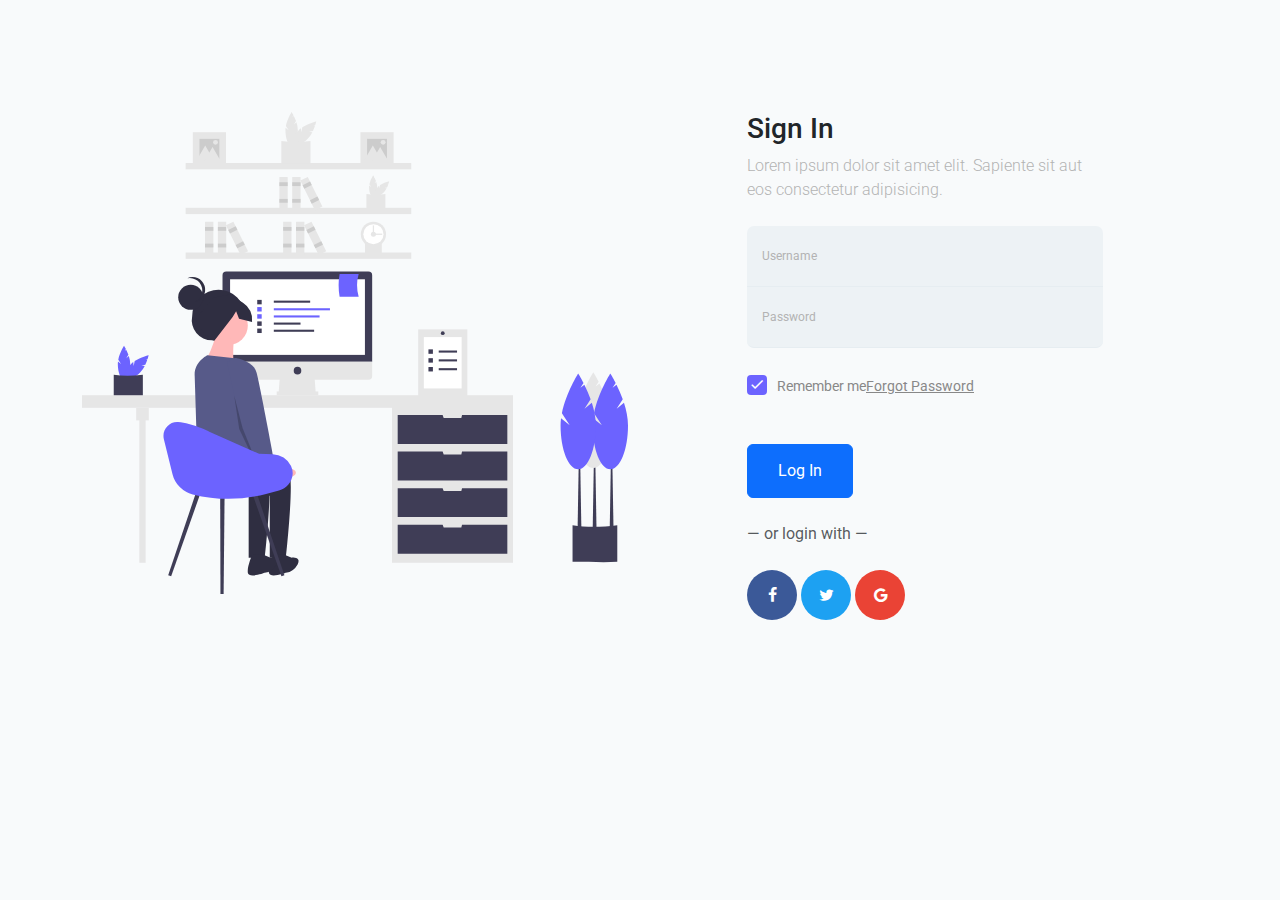
<file: authentication/activity-form-login/index.html>
<!DOCTYPE html>
<html lang="en">
  <head>
    <!-- Required meta tags -->
    <meta charset="utf-8" />
    <meta
      name="viewport"
      content="width=device-width, initial-scale=1, shrink-to-fit=no"
    />
    <link
      href="https://fonts.googleapis.com/css?family=Roboto:300,400&display=swap"
      rel="stylesheet"
    />

    <link rel="stylesheet" href="assets/fonts/icomoon/style.css" />

    <link rel="stylesheet" href="assets/css/owl.carousel.min.css" />

    <!-- Bootstrap CSS -->
    <link
      href="https://cdn.jsdelivr.net/npm/bootstrap@5.3.3/dist/css/bootstrap.min.css"
      rel="stylesheet"
      integrity="sha384-QWTKZyjpPEjISv5WaRU9OFeRpok6YctnYmDr5pNlyT2bRjXh0JMhjY6hW+ALEwIH"
      crossorigin="anonymous"
    />

    <!-- Style -->
    <link rel="stylesheet" href="assets/css/style.css" />

    <title>Login #7</title>
  </head>
  <body>
    <div class="content">
      <div class="container">
        <div class="row">
          <div class="col-md-6">
            <img
              src="assets/images/undraw_remotely_2j6y.svg"
              alt="Image"
              class="img-fluid"
            />
          </div>
          <div class="col-md-6 contents">
            <div class="row justify-content-center">
              <div class="col-md-8">
                <div class="mb-4">
                  <h3>Sign In</h3>
                  <p class="mb-4">
                    Lorem ipsum dolor sit amet elit. Sapiente sit aut eos
                    consectetur adipisicing.
                  </p>
                </div>
                <form action="#" method="post">
                  <div class="form-group first">
                    <label for="username">Username</label>
                    <input type="text" class="form-control" id="username" />
                  </div>
                  <div class="form-group last mb-4">
                    <label for="password">Password</label>
                    <input type="password" class="form-control" id="password" />
                  </div>

                  <div class="d-flex mb-5 align-items-center">
                    <label class="control control--checkbox mb-0"
                      ><span class="caption">Remember me</span>
                      <input type="checkbox" checked="checked" />
                      <div class="control__indicator"></div>
                    </label>
                    <span class="ml-auto"
                      ><a href="#" class="forgot-pass">Forgot Password</a></span
                    >
                  </div>

                  <input
                    type="submit"
                    value="Log In"
                    class="btn btn-block btn-primary"
                  />

                  <span class="d-block text-left my-4 text-muted"
                    >&mdash; or login with &mdash;</span
                  >

                  <div class="social-login">
                    <a href="#" class="facebook">
                      <span class="icon-facebook mr-3"></span>
                    </a>
                    <a href="#" class="twitter">
                      <span class="icon-twitter mr-3"></span>
                    </a>
                    <a href="#" class="google">
                      <span class="icon-google mr-3"></span>
                    </a>
                  </div>
                </form>
              </div>
            </div>
          </div>
        </div>
      </div>
    </div>
    <!-- bootstrap -->
    <script
      src="https://cdn.jsdelivr.net/npm/@popperjs/core@2.11.8/dist/umd/popper.min.js"
      integrity="sha384-I7E8VVD/ismYTF4hNIPjVp/Zjvgyol6VFvRkX/vR+Vc4jQkC+hVqc2pM8ODewa9r"
      crossorigin="anonymous"
    ></script>
    <!-- poperjs -->
    <script
      src="https://cdn.jsdelivr.net/npm/bootstrap@5.3.3/dist/js/bootstrap.min.js"
      integrity="sha384-0pUGZvbkm6XF6gxjEnlmuGrJXVbNuzT9qBBavbLwCsOGabYfZo0T0to5eqruptLy"
      crossorigin="anonymous"
    ></script>
    <!-- additional -->
    <script src="assets/js/main.js"></script>
  </body>
</html>
</file>
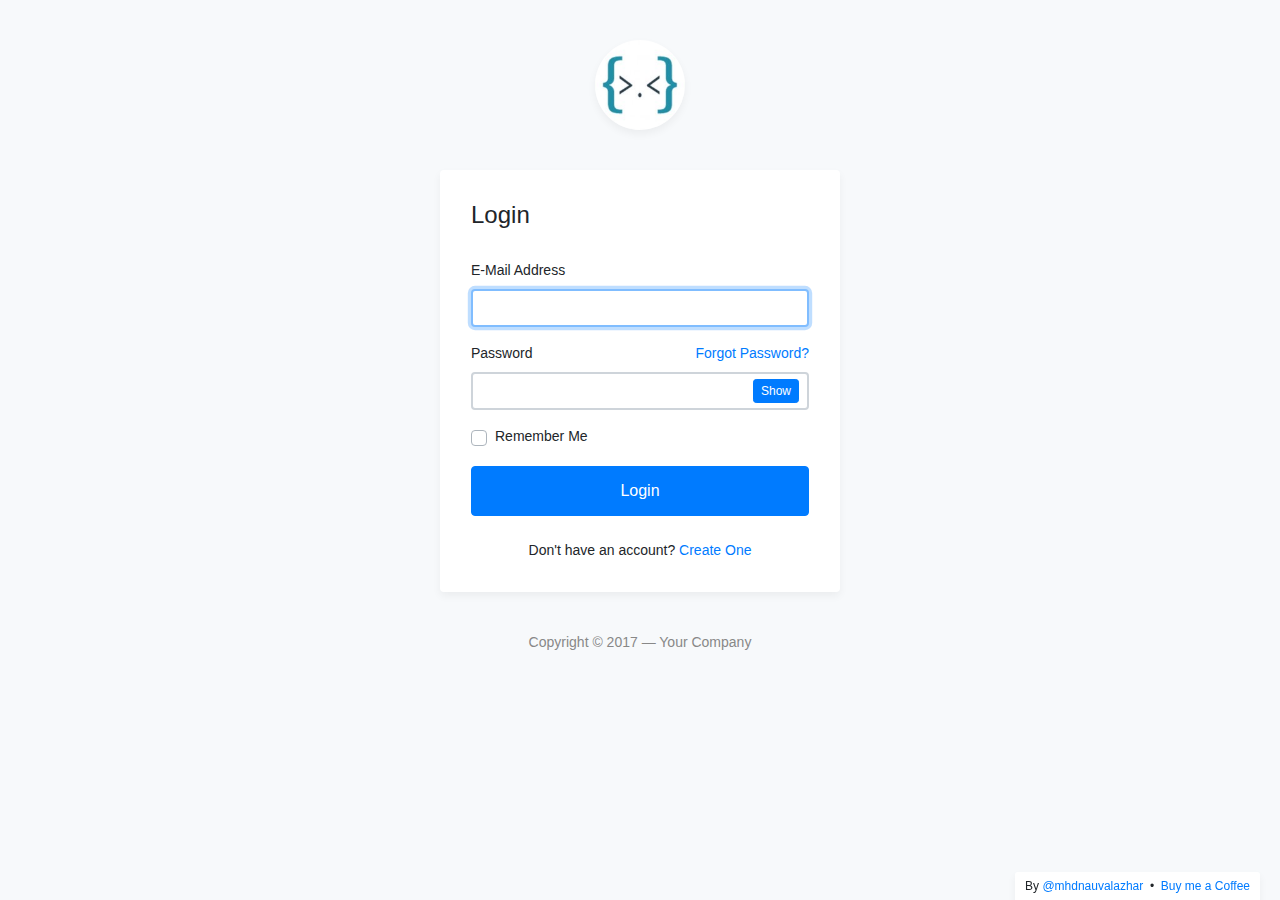
<file: authentication/bootstrap-4-login-page/index.html>
<!DOCTYPE html>
<html lang="en">
  <head>
    <meta charset="utf-8" />
    <meta name="author" content="Kodinger" />
    <meta name="viewport" content="width=device-width,initial-scale=1" />
    <title>My Login Page</title>
    <link
      rel="stylesheet"
      href="https://stackpath.bootstrapcdn.com/bootstrap/4.3.1/css/bootstrap.min.css"
      integrity="sha384-ggOyR0iXCbMQv3Xipma34MD+dH/1fQ784/j6cY/iJTQUOhcWr7x9JvoRxT2MZw1T"
      crossorigin="anonymous"
    />
    <link rel="stylesheet" type="text/css" href="assets/css/style.css" />
  </head>

  <body class="my-login-page">
    <section class="h-100">
      <div class="container h-100">
        <div class="row justify-content-md-center h-100">
          <div class="card-wrapper">
            <div class="brand">
              <img src="assets/img/logo.jpg" alt="logo" />
            </div>
            <div class="card fat">
              <div class="card-body">
                <h4 class="card-title">Login</h4>
                <form method="POST" class="my-login-validation" novalidate="">
                  <div class="form-group">
                    <label for="email">E-Mail Address</label>
                    <input
                      id="email"
                      type="email"
                      class="form-control"
                      name="email"
                      value=""
                      required
                      autofocus
                    />
                    <div class="invalid-feedback">Email is invalid</div>
                  </div>

                  <div class="form-group">
                    <label for="password"
                      >Password
                      <a href="forgot.html" class="float-right">
                        Forgot Password?
                      </a>
                    </label>
                    <input
                      id="password"
                      type="password"
                      class="form-control"
                      name="password"
                      required
                      data-eye
                    />
                    <div class="invalid-feedback">Password is required</div>
                  </div>

                  <div class="form-group">
                    <div class="custom-checkbox custom-control">
                      <input
                        type="checkbox"
                        name="remember"
                        id="remember"
                        class="custom-control-input"
                      />
                      <label for="remember" class="custom-control-label"
                        >Remember Me</label
                      >
                    </div>
                  </div>

                  <div class="form-group m-0">
                    <button type="submit" class="btn btn-primary btn-block">
                      Login
                    </button>
                  </div>
                  <div class="mt-4 text-center">
                    Don't have an account?
                    <a href="register.html">Create One</a>
                  </div>
                </form>
              </div>
            </div>
            <div class="footer">Copyright &copy; 2017 &mdash; Your Company</div>
          </div>
        </div>
      </div>
    </section>

    <script
      src="https://code.jquery.com/jquery-3.3.1.slim.min.js"
      integrity="sha384-q8i/X+965DzO0rT7abK41JStQIAqVgRVzpbzo5smXKp4YfRvH+8abtTE1Pi6jizo"
      crossorigin="anonymous"
    ></script>
    <script
      src="https://cdnjs.cloudflare.com/ajax/libs/popper.js/1.14.7/umd/popper.min.js"
      integrity="sha384-UO2eT0CpHqdSJQ6hJty5KVphtPhzWj9WO1clHTMGa3JDZwrnQq4sF86dIHNDz0W1"
      crossorigin="anonymous"
    ></script>
    <script
      src="https://stackpath.bootstrapcdn.com/bootstrap/4.3.1/js/bootstrap.min.js"
      integrity="sha384-JjSmVgyd0p3pXB1rRibZUAYoIIy6OrQ6VrjIEaFf/nJGzIxFDsf4x0xIM+B07jRM"
      crossorigin="anonymous"
    ></script>
    <script src="assets/js/script.js"></script>
  </body>
</html>
</file>
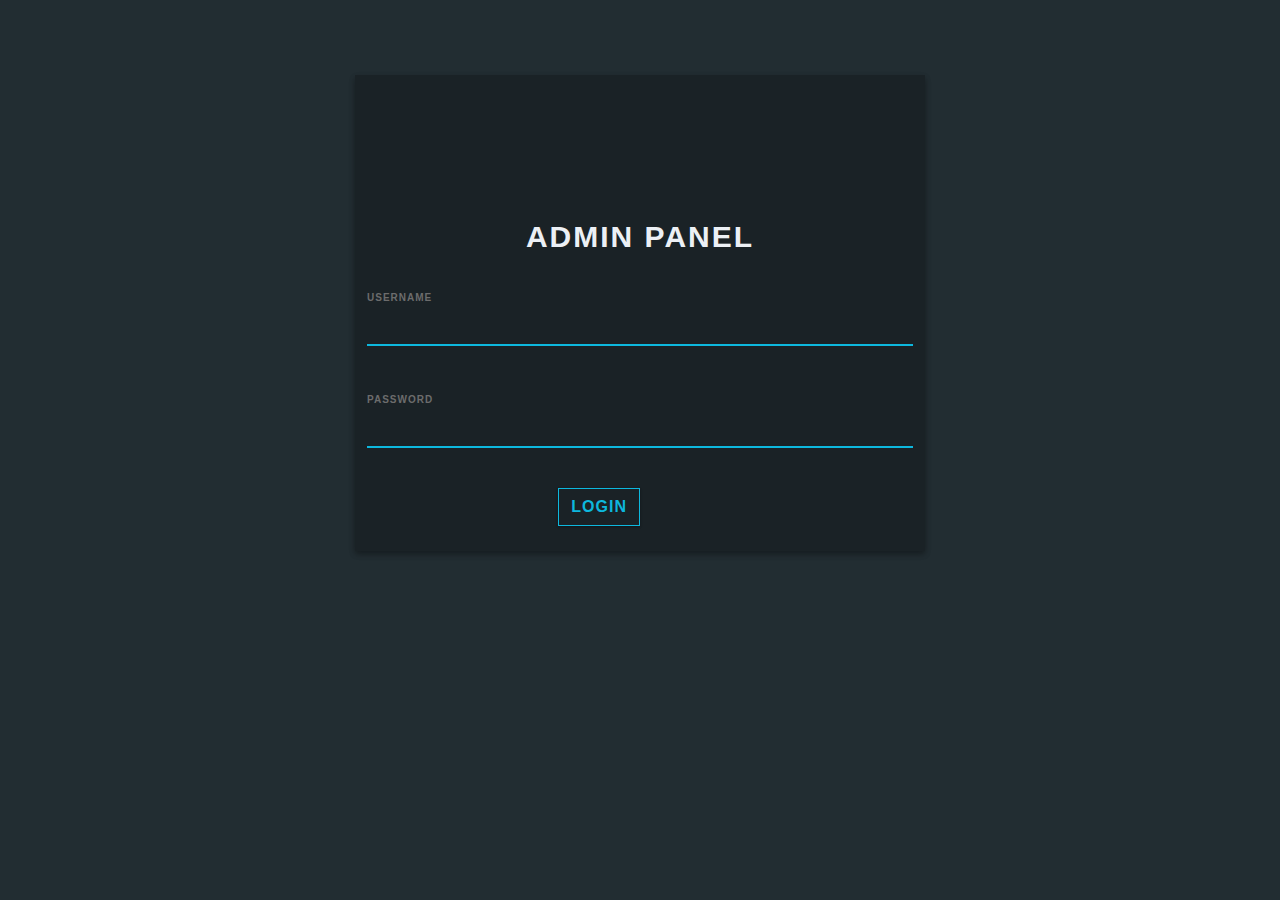
<file: authentication/dark-form-login/index.html>
<!DOCTYPE html>
<html lang="en">
  <head>
    <meta charset="UTF-8" />
    <meta name="viewport" content="width=device-width, initial-scale=1.0" />
    <title>Dark form login</title>

    <!-- font awesome -->
    <link
      rel="stylesheet"
      href="https://cdnjs.cloudflare.com/ajax/libs/font-awesome/6.4.0/css/all.min.css"
      integrity="sha512-iecdLmaskl7CVkqkXNQ/ZH/XLlvWZOJyj7Yy7tcenmpD1ypASozpmT/E0iPtmFIB46ZmdtAc9eNBvH0H/ZpiBw=="
      crossorigin="anonymous"
      referrerpolicy="no-referrer"
    />

    <!-- Bootstrap -->
    <link
      href="https://cdn.jsdelivr.net/npm/bootstrap@5.3.3/dist/css/bootstrap.min.css"
      rel="stylesheet"
      integrity="sha384-QWTKZyjpPEjISv5WaRU9OFeRpok6YctnYmDr5pNlyT2bRjXh0JMhjY6hW+ALEwIH"
      crossorigin="anonymous"
    />
    <link rel="stylesheet" href="style.css" />
  </head>
  <body>
    <div class="container">
      <div class="row">
        <div class="col-lg-3 col-md-2"></div>
        <div class="col-lg-6 col-md-8 login-box pt-4">
          <div class="col-lg-12 login-key">
            <i class="fa fa-key" aria-hidden="true"></i>
          </div>
          <div class="col-lg-12 login-title">ADMIN PANEL</div>

          <div class="col-lg-12 login-form">
            <div class="col-lg-12 login-form">
              <form>
                <div class="form-group">
                  <label class="form-control-label">USERNAME</label>
                  <input type="text" class="form-control" />
                </div>
                <div class="form-group">
                  <label class="form-control-label">PASSWORD</label>
                  <input type="password" class="form-control" i />
                </div>

                <div class="col-lg-12 loginbttm">
                  <div class="col-lg-6 login-btm login-text">
                    <!-- Error Message -->
                  </div>
                  <div class="col-lg-6 login-btm login-button">
                    <button type="submit" class="btn btn-outline-primary">
                      LOGIN
                    </button>
                  </div>
                </div>
              </form>
            </div>
          </div>
          <div class="col-lg-3 col-md-2"></div>
        </div>
      </div>
    </div>

    <!-- script -->
    <script
      src="https://cdn.jsdelivr.net/npm/@popperjs/core@2.11.8/dist/umd/popper.min.js"
      integrity="sha384-I7E8VVD/ismYTF4hNIPjVp/Zjvgyol6VFvRkX/vR+Vc4jQkC+hVqc2pM8ODewa9r"
      crossorigin="anonymous"
    ></script>
    <script
      src="https://cdn.jsdelivr.net/npm/bootstrap@5.3.3/dist/js/bootstrap.min.js"
      integrity="sha384-0pUGZvbkm6XF6gxjEnlmuGrJXVbNuzT9qBBavbLwCsOGabYfZo0T0to5eqruptLy"
      crossorigin="anonymous"
    ></script>
  </body>
</html>
</file>
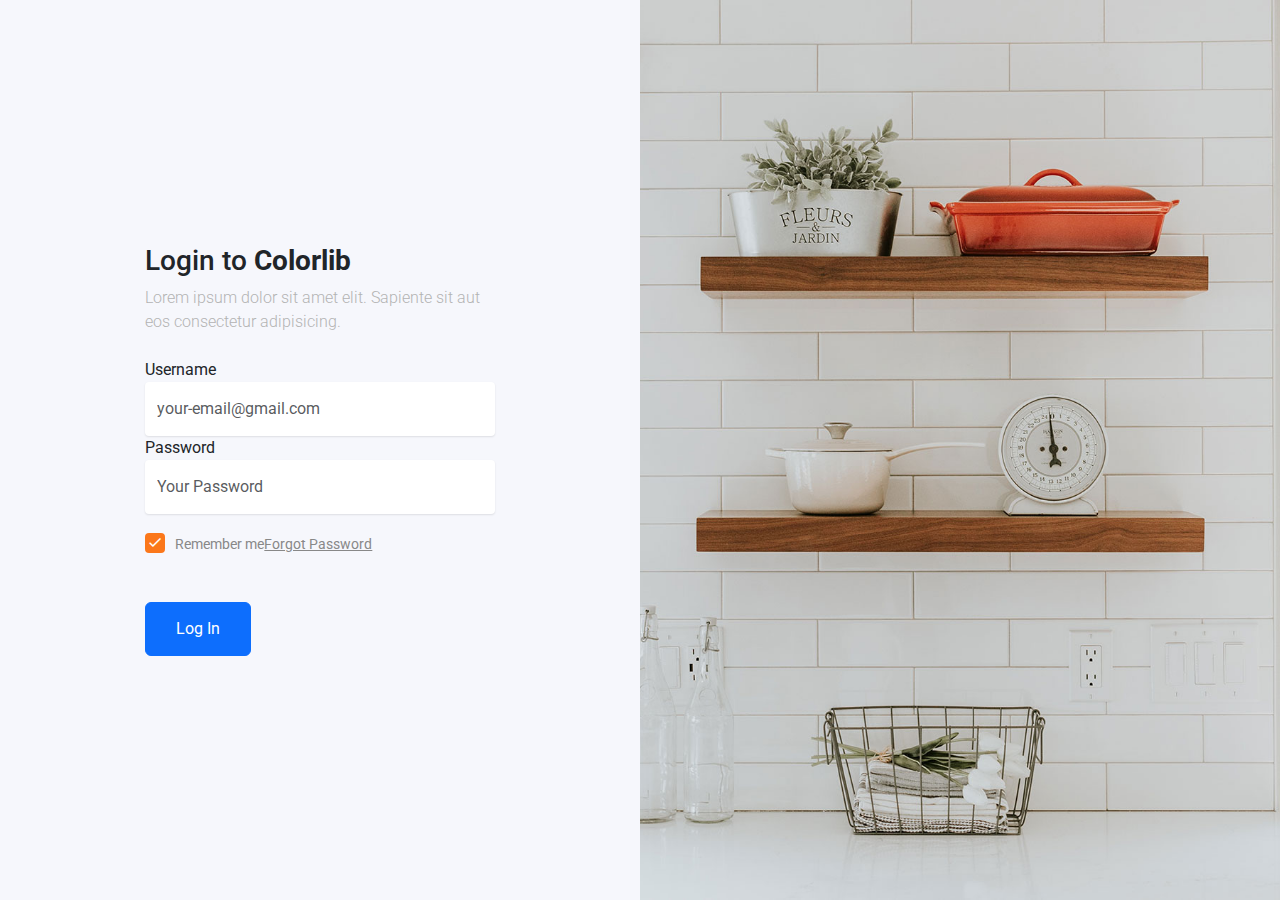
<file: authentication/furnitur-form-login/index.html>
<!DOCTYPE html>
<html lang="en">
  <head>
    <!-- Required meta tags -->
    <meta charset="utf-8" />
    <meta
      name="viewport"
      content="width=device-width, initial-scale=1, shrink-to-fit=no"
    />
    <link
      href="https://fonts.googleapis.com/css?family=Roboto:300,400&display=swap"
      rel="stylesheet"
    />

    <link rel="stylesheet" href="fonts/icomoon/style.css" />

    <link rel="stylesheet" href="css/owl.carousel.min.css" />

    <!-- Bootstrap CSS -->
    <link
      href="https://cdn.jsdelivr.net/npm/bootstrap@5.3.3/dist/css/bootstrap.min.css"
      rel="stylesheet"
      integrity="sha384-QWTKZyjpPEjISv5WaRU9OFeRpok6YctnYmDr5pNlyT2bRjXh0JMhjY6hW+ALEwIH"
      crossorigin="anonymous"
    />

    <!-- Style -->
    <link rel="stylesheet" href="css/style.css" />

    <title>Login #2</title>
  </head>
  <body>
    <div class="d-lg-flex half">
      <div
        class="bg order-1 order-md-2"
        style="background-image: url('images/bg_1.jpg')"
      ></div>
      <div class="contents order-2 order-md-1">
        <div class="container">
          <div class="row align-items-center justify-content-center">
            <div class="col-md-7">
              <h3>Login to <strong>Colorlib</strong></h3>
              <p class="mb-4">
                Lorem ipsum dolor sit amet elit. Sapiente sit aut eos
                consectetur adipisicing.
              </p>
              <form action="#" method="post">
                <div class="form-group first">
                  <label for="username">Username</label>
                  <input
                    type="text"
                    class="form-control"
                    placeholder="your-email@gmail.com"
                    id="username"
                  />
                </div>
                <div class="form-group last mb-3">
                  <label for="password">Password</label>
                  <input
                    type="password"
                    class="form-control"
                    placeholder="Your Password"
                    id="password"
                  />
                </div>

                <div class="d-flex mb-5 align-items-center">
                  <label class="control control--checkbox mb-0"
                    ><span class="caption">Remember me</span>
                    <input type="checkbox" checked="checked" />
                    <div class="control__indicator"></div>
                  </label>
                  <span class="ml-auto"
                    ><a href="#" class="forgot-pass">Forgot Password</a></span
                  >
                </div>

                <input
                  type="submit"
                  value="Log In"
                  class="btn btn-block btn-primary"
                />
              </form>
            </div>
          </div>
        </div>
      </div>
    </div>

    <!-- script -->
    <script
      src="https://cdn.jsdelivr.net/npm/@popperjs/core@2.11.8/dist/umd/popper.min.js"
      integrity="sha384-I7E8VVD/ismYTF4hNIPjVp/Zjvgyol6VFvRkX/vR+Vc4jQkC+hVqc2pM8ODewa9r"
      crossorigin="anonymous"
    ></script>
    <script
      src="https://cdn.jsdelivr.net/npm/bootstrap@5.3.3/dist/js/bootstrap.min.js"
      integrity="sha384-0pUGZvbkm6XF6gxjEnlmuGrJXVbNuzT9qBBavbLwCsOGabYfZo0T0to5eqruptLy"
      crossorigin="anonymous"
    ></script>
    <script src="js/main.js"></script>
  </body>
</html>
</file>
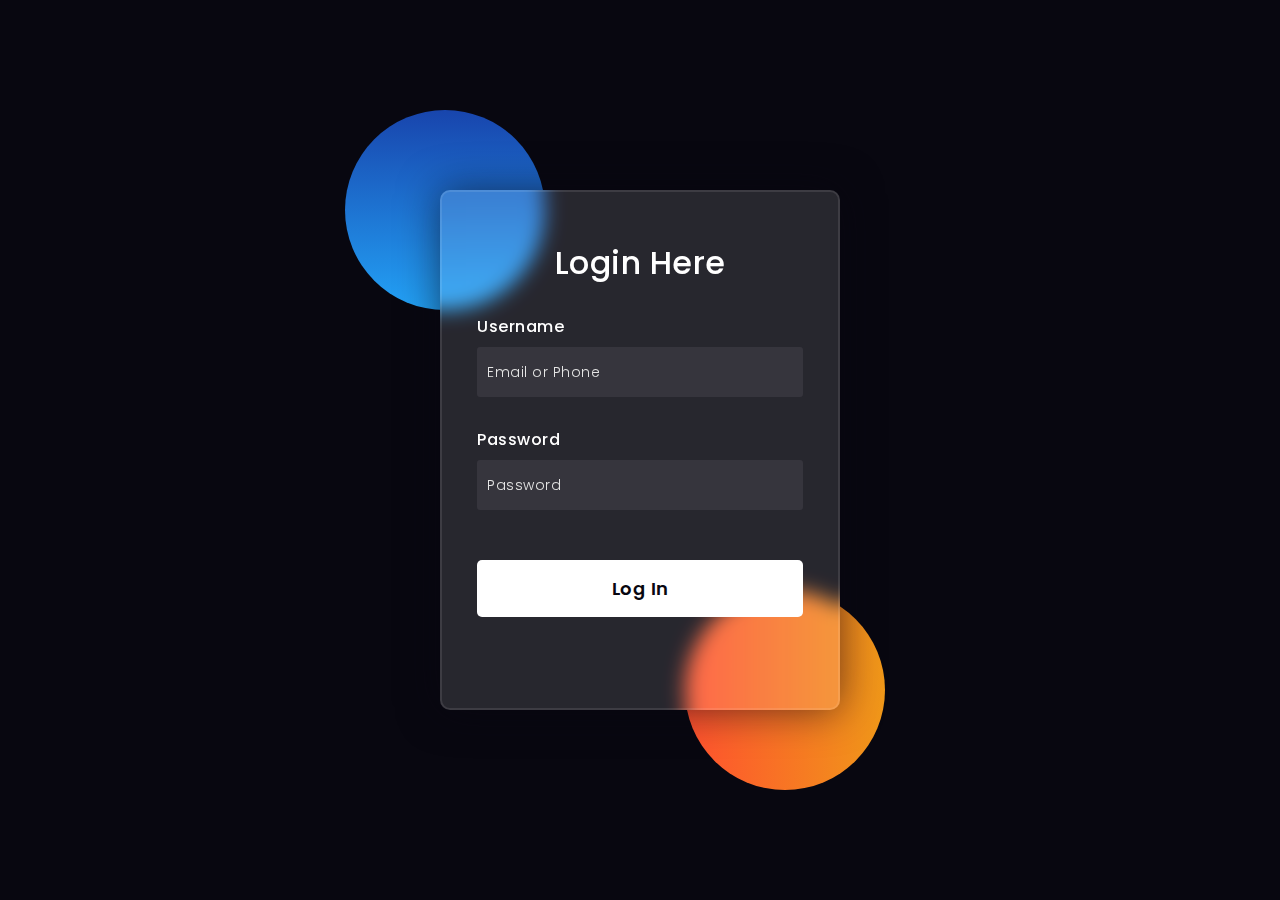
<file: authentication/glassmorphism-form-login/index.html>
<!DOCTYPE html>
<html lang="en">
<head>
    <title>Glassmorphism login</title>
 
    <link rel="preconnect" href="https://fonts.gstatic.com">
    <link rel="stylesheet" href="https://cdnjs.cloudflare.com/ajax/libs/font-awesome/5.15.4/css/all.min.css">
    <link href="https://fonts.googleapis.com/css2?family=Poppins:wght@300;500;600&display=swap" rel="stylesheet">
    <!--Stylesheet-->
    <link rel="stylesheet" href="style.css" media="screen">
</head>
<body>
    <div class="background">
        <div class="shape"></div>
        <div class="shape"></div>
    </div>
    <form>
        <h3>Login Here</h3>

        <label for="username">Username</label>
        <input type="text" placeholder="Email or Phone" id="username">

        <label for="password">Password</label>
        <input type="password" placeholder="Password" id="password">

        <button>Log In</button>
        <!-- <div class="social">
          <div class="go"><i class="fab fa-google"></i>  Google</div>
          <div class="fb"><i class="fab fa-facebook"></i>  Facebook</div>
        </div> -->
    </form>
</body>
</html>
</file>
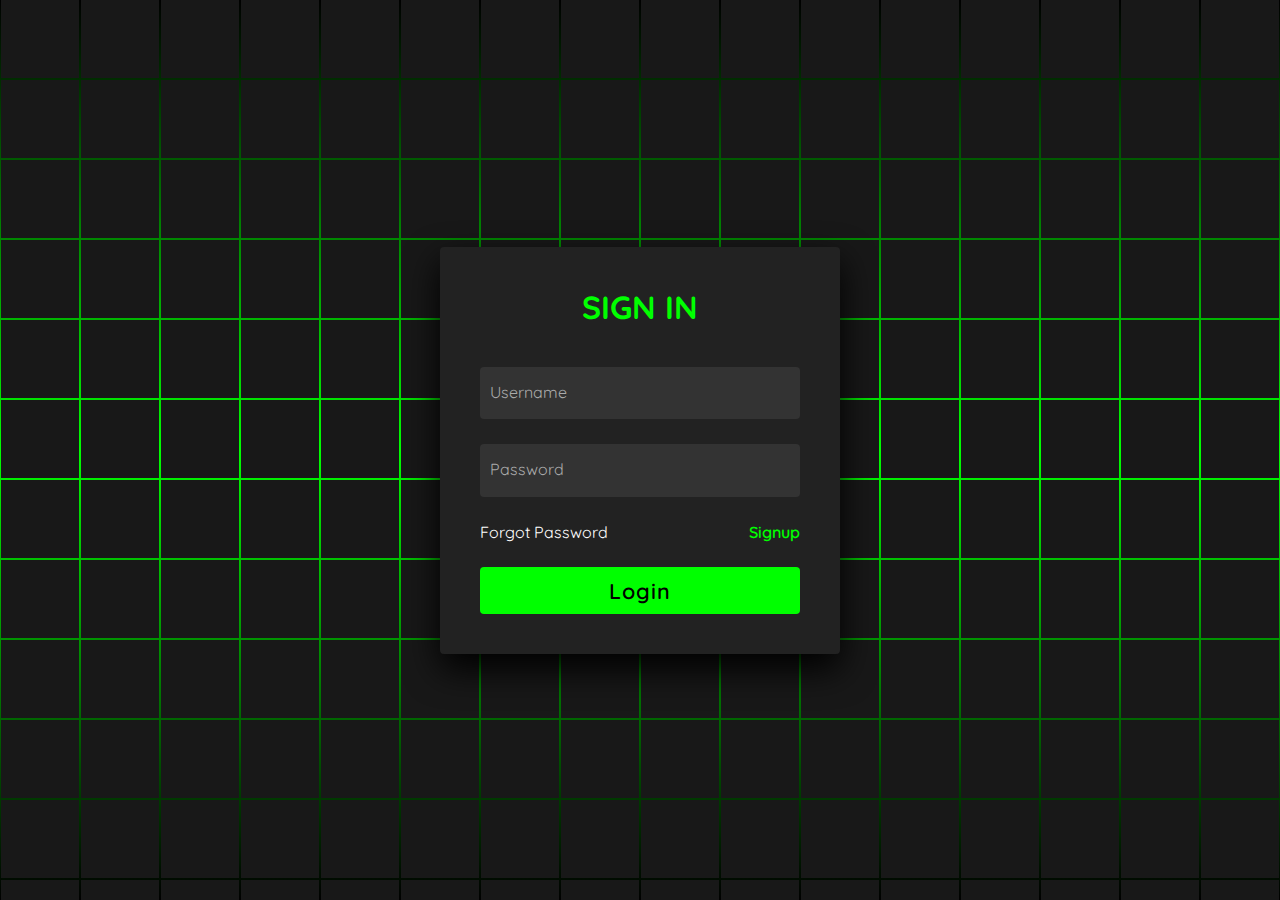
<file: authentication/hacker-form-login/index.html>
<!doctype html>

<html lang="en"> 

 <head> 

  <meta charset="UTF-8"> 

  <title>CodePen - Animated Login Form using Html &amp; CSS Only</title> 

  <link rel="stylesheet" href="./style.css"> 

 </head> 

 <body> <!-- partial:index.partial.html --> 

  <section> <span></span> <span></span> <span></span> <span></span> <span></span> <span></span> <span></span> <span></span> <span></span> <span></span> <span></span> <span></span> <span></span> <span></span> <span></span> <span></span> <span></span> <span></span> <span></span> <span></span> <span></span> <span></span> <span></span> <span></span> <span></span> <span></span> <span></span> <span></span> <span></span> <span></span> <span></span> <span></span> <span></span> <span></span> <span></span> <span></span> <span></span> <span></span> <span></span> <span></span> <span></span> <span></span> <span></span> <span></span> <span></span> <span></span> <span></span> <span></span> <span></span> <span></span> <span></span> <span></span> <span></span> <span></span> <span></span> <span></span> <span></span> <span></span> <span></span> <span></span> <span></span> <span></span> <span></span> <span></span> <span></span> <span></span> <span></span> <span></span> <span></span> <span></span> <span></span> <span></span> <span></span> <span></span> <span></span> <span></span> <span></span> <span></span> <span></span> <span></span> <span></span> <span></span> <span></span> <span></span> <span></span> <span></span> <span></span> <span></span> <span></span> <span></span> <span></span> <span></span> <span></span> <span></span> <span></span> <span></span> <span></span> <span></span> <span></span> <span></span> <span></span> <span></span> <span></span> <span></span> <span></span> <span></span> <span></span> <span></span> <span></span> <span></span> <span></span> <span></span> <span></span> <span></span> <span></span> <span></span> <span></span> <span></span> <span></span> <span></span> <span></span> <span></span> <span></span> <span></span> <span></span> <span></span> <span></span> <span></span> <span></span> <span></span> <span></span> <span></span> <span></span> <span></span> <span></span> <span></span> <span></span> <span></span> <span></span> <span></span> <span></span> <span></span> <span></span> <span></span> <span></span> <span></span> <span></span> <span></span> <span></span> <span></span> <span></span> <span></span> <span></span> <span></span> <span></span> <span></span> <span></span> <span></span> <span></span> <span></span> <span></span> <span></span> <span></span> <span></span> <span></span> <span></span> <span></span> <span></span> <span></span> <span></span> <span></span> <span></span> <span></span> <span></span> <span></span> <span></span> <span></span> <span></span> <span></span> <span></span> <span></span> <span></span> <span></span> <span></span> <span></span> <span></span> <span></span> <span></span> <span></span> <span></span> <span></span> <span></span> <span></span> <span></span> <span></span> <span></span> <span></span> <span></span> <span></span> <span></span> <span></span> <span></span> <span></span> <span></span> <span></span> <span></span> <span></span> <span></span> <span></span> <span></span> <span></span> <span></span> <span></span> <span></span> <span></span> <span></span> <span></span> <span></span> <span></span> <span></span> <span></span> <span></span> <span></span> <span></span> <span></span> <span></span> <span></span> <span></span> <span></span> <span></span> <span></span> <span></span> <span></span> <span></span> <span></span> <span></span> <span></span> <span></span> <span></span> <span></span> <span></span> <span></span> <span></span> <span></span> <span></span> <span></span> <span></span> <span></span> <span></span> <span></span> <span></span> <span></span> <span></span> <span></span> <span></span> <span></span> <span></span> <span></span> <span></span> <span></span> 

   <div class="signin"> 

    <div class="content"> 

     <h2>Sign In</h2> 

     <div class="form"> 

      <div class="inputBox"> 

       <input type="text" required> <i>Username</i> 

      </div> 

      <div class="inputBox"> 

       <input type="password" required> <i>Password</i> 

      </div> 

      <div class="links"> <a href="#">Forgot Password</a> <a href="#">Signup</a> 

      </div> 

      <div class="inputBox"> 

       <input type="submit" value="Login"> 

      </div> 

     </div> 

    </div> 

   </div> 

  </section> <!-- partial --> 

 </body>

</html>
</file>
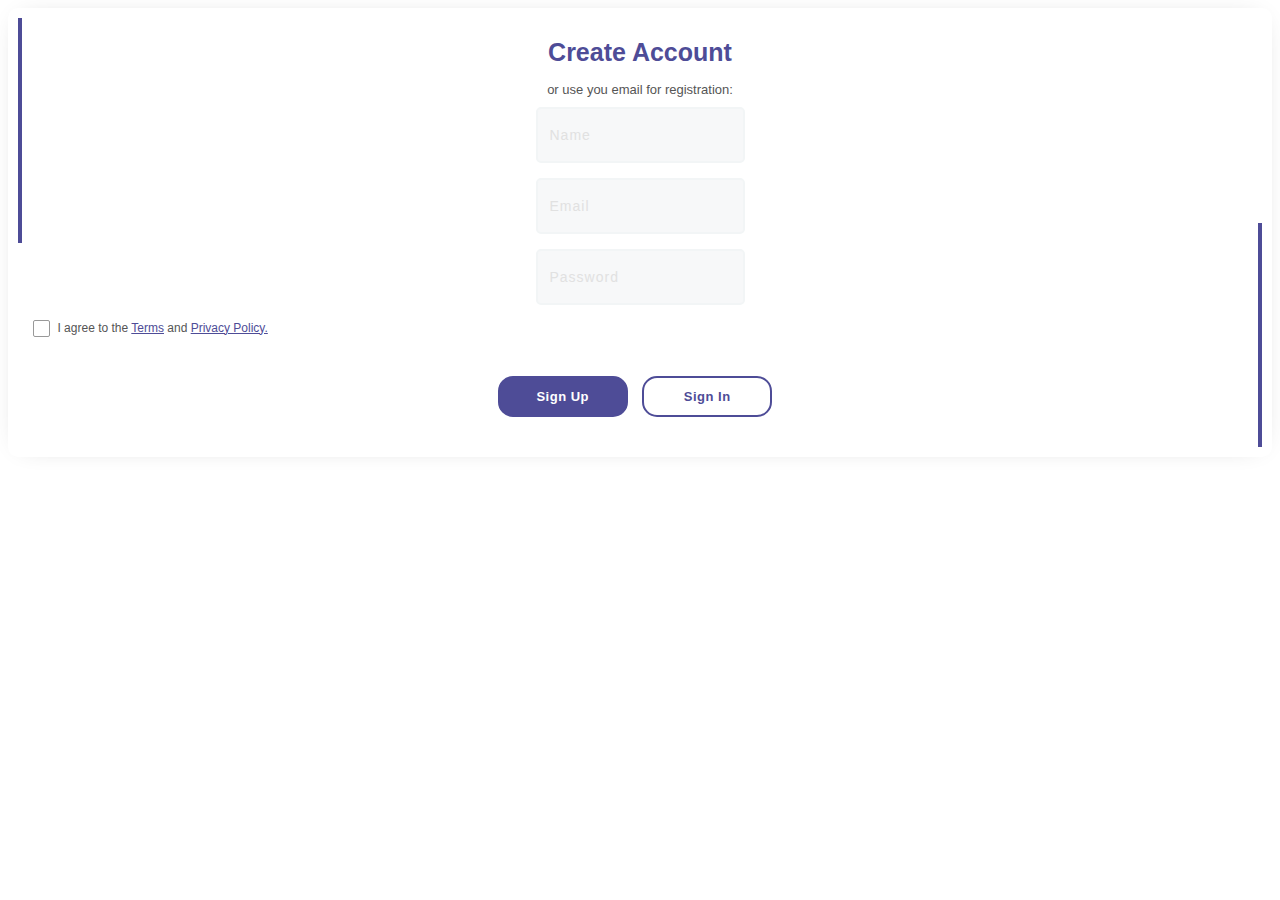
<file: authentication/login-bootstrap/index.html>
<!DOCTYPE html>
<html lang="en">
  <head>
    <meta charset="UTF-8" />
    <meta name="viewport" content="width=device-width, initial-scale=1.0" />
    <title>login bootstrap</title>
    <link
      href="https://cdn.jsdelivr.net/npm/bootstrap@5.2.3/dist/css/bootstrap.min.css"
      rel="stylesheet"
      integrity="sha384-rbsA2VBKQhggwzxH7pPCaAqO46MgnOM80zW1RWuH61DGLwZJEdK2Kadq2F9CUG65"
      crossorigin="anonymous"
    />
    <link rel="stylesheet" href="style.css" />
  </head>
  <body>
    <div class="container">
      <div class="row">
        <div class="col-md--4 col-md-4 col-sm-3 col-sm-6">
          <div class="form-container">
            <h3 class="title">Create Account</h3>
            <span class="description">or use you email for registration:</span>
            <form class="form-horizontal">
              <div class="form-group">
                <input type="text" class="form-control" placeholder="Name" />
              </div>
              <div class="form-group">
                <input type="email" class="form-control" placeholder="Email" />
              </div>
              <div class="form-group">
                <input
                  type="password"
                  class="form-control"
                  placeholder="Password"
                />
              </div>
              <div class="form-group">
                <input type="checkbox" class="checkbox" />
                <span class="check-label"
                  >I agree to the <a href="">Terms</a> and
                  <a href="">Privacy Policy.</a></span
                >
              </div>
              <button class="btn signup">Sign up</button>
              <button class="btn signin">Sign in</button>
            </form>
          </div>
        </div>
      </div>
    </div>
    <!-- script -->
    <script
      src="https://cdn.jsdelivr.net/npm/@popperjs/core@2.11.6/dist/umd/popper.min.js"
      integrity="sha384-oBqDVmMz9ATKxIep9tiCxS/Z9fNfEXiDAYTujMAeBAsjFuCZSmKbSSUnQlmh/jp3"
      crossorigin="anonymous"
    ></script>
    <script
      src="https://cdn.jsdelivr.net/npm/bootstrap@5.2.3/dist/js/bootstrap.min.js"
      integrity="sha384-cuYeSxntonz0PPNlHhBs68uyIAVpIIOZZ5JqeqvYYIcEL727kskC66kF92t6Xl2V"
      crossorigin="anonymous"
    ></script>
  </body>
</html>
</file>
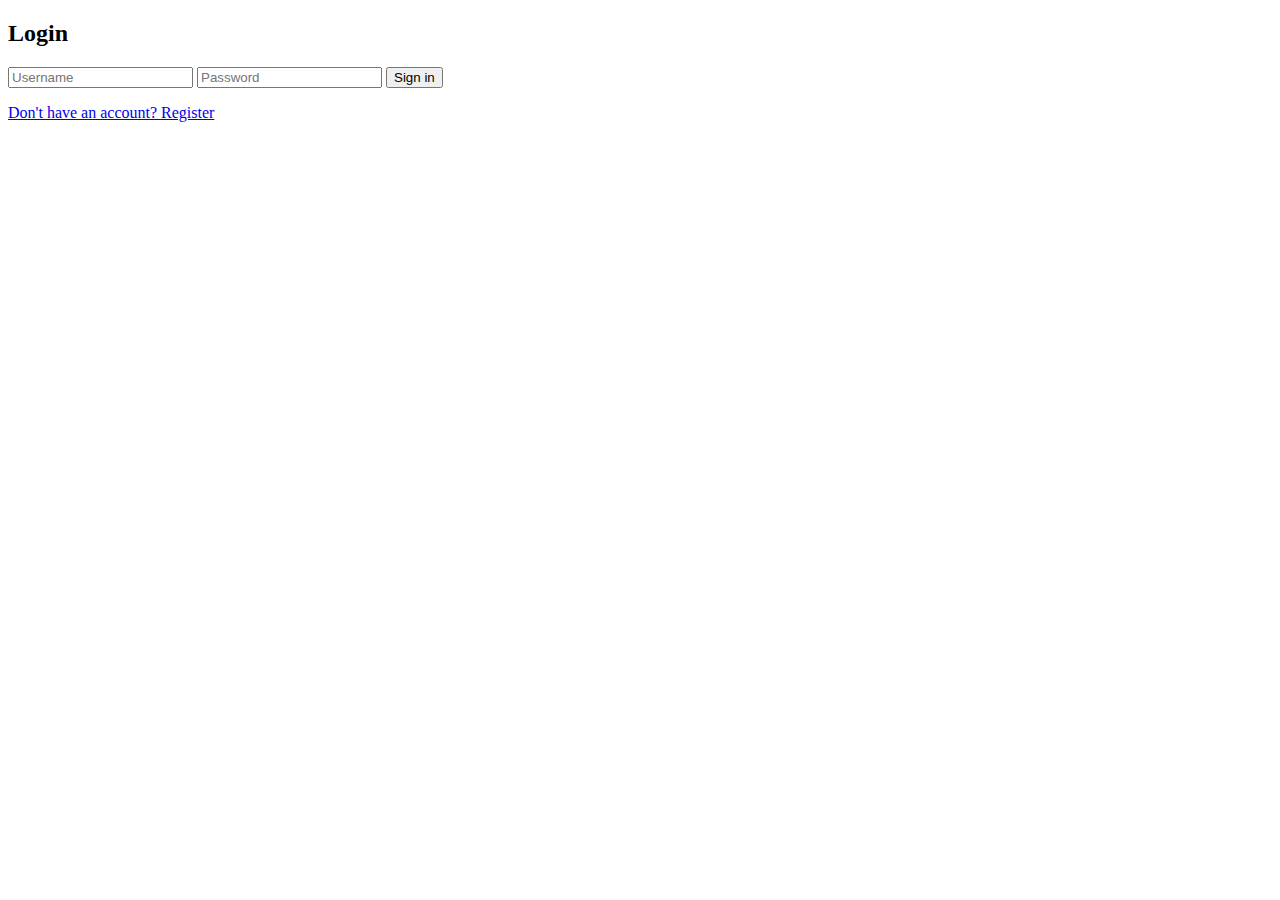
<file: authentication/nuva-form-login/index.html>
<!DOCTYPE html>
<html lang="en">

<head>
    <meta charset="UTF-8">
    <meta name="viewport" content="width=device-width, initial-scale=1.0">
    <title>form login</title>
    <link rel="stylesheet" href="style.scss">
</head>

<body>
    <div class="login-wrap">
        <h2>Login</h2>

        <div class="form">
            <input type="text" placeholder="Username" name="un" />
            <input type="password" placeholder="Password" name="pw" />
            <button> Sign in </button>
            <a href="#">
                <p> Don't have an account? Register </p>
            </a>
        </div>
    </div>
</body>

</html>
</file>
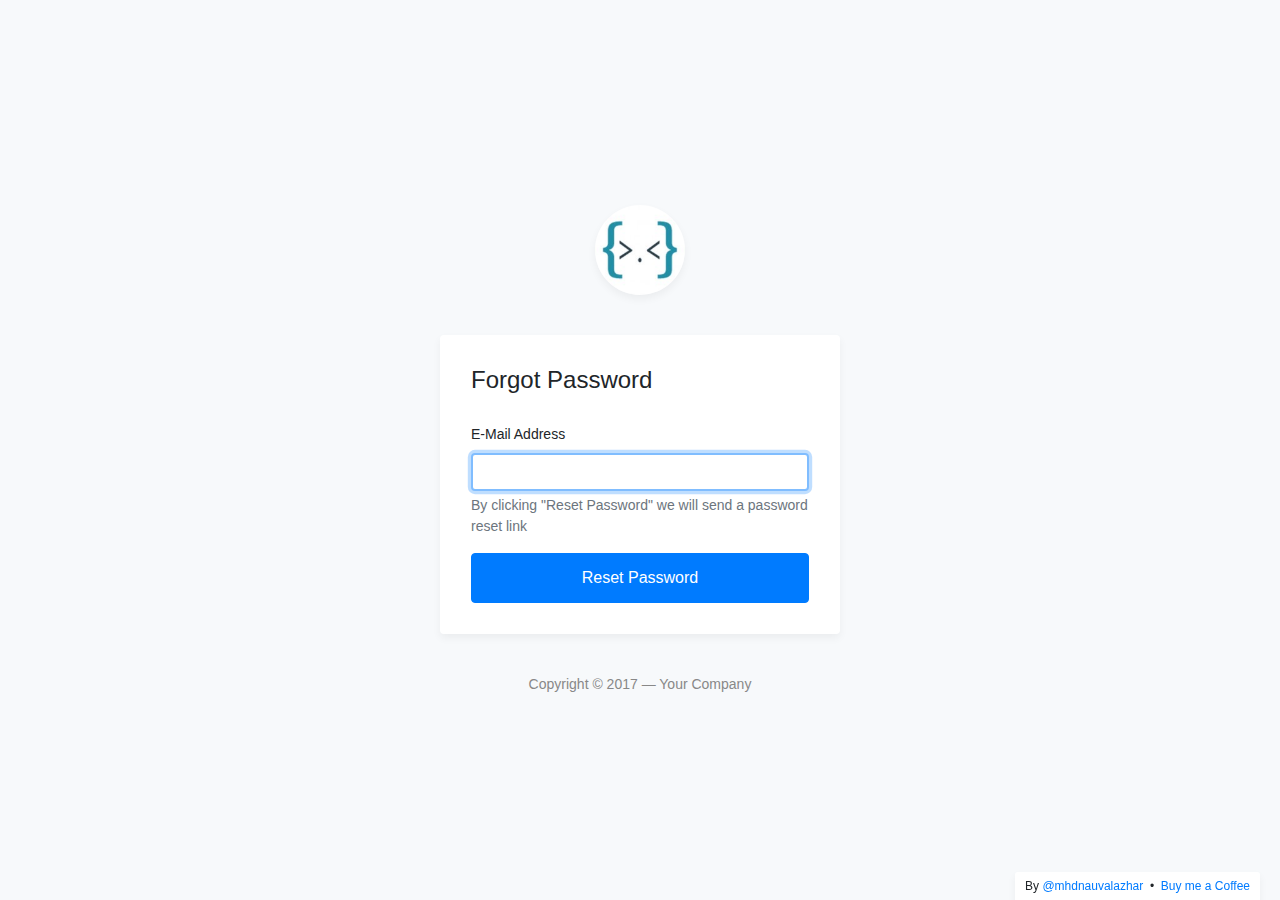
<file: authentication/bootstrap-4-login-page/forgot.html>
<!DOCTYPE html>
<html lang="en">
  <head>
    <meta charset="utf-8" />
    <meta name="author" content="Kodinger" />
    <meta name="viewport" content="width=device-width,initial-scale=1" />
    <title>My Login Page &mdash; Bootstrap 4 Login Page Snippet</title>
    <link
      rel="stylesheet"
      href="https://stackpath.bootstrapcdn.com/bootstrap/4.3.1/css/bootstrap.min.css"
      integrity="sha384-ggOyR0iXCbMQv3Xipma34MD+dH/1fQ784/j6cY/iJTQUOhcWr7x9JvoRxT2MZw1T"
      crossorigin="anonymous"
    />
    <link rel="stylesheet" type="text/css" href="assets/css/style.css" />
  </head>
  <body class="my-login-page">
    <section class="h-100">
      <div class="container h-100">
        <div class="row justify-content-md-center align-items-center h-100">
          <div class="card-wrapper">
            <div class="brand">
              <img src="assets/img/logo.jpg" alt="bootstrap 4 login page" />
            </div>
            <div class="card fat">
              <div class="card-body">
                <h4 class="card-title">Forgot Password</h4>
                <form method="POST" class="my-login-validation" novalidate="">
                  <div class="form-group">
                    <label for="email">E-Mail Address</label>
                    <input
                      id="email"
                      type="email"
                      class="form-control"
                      name="email"
                      value=""
                      required
                      autofocus
                    />
                    <div class="invalid-feedback">Email is invalid</div>
                    <div class="form-text text-muted">
                      By clicking "Reset Password" we will send a password reset
                      link
                    </div>
                  </div>

                  <div class="form-group m-0">
                    <button type="submit" class="btn btn-primary btn-block">
                      Reset Password
                    </button>
                  </div>
                </form>
              </div>
            </div>
            <div class="footer">Copyright &copy; 2017 &mdash; Your Company</div>
          </div>
        </div>
      </div>
    </section>

    <script
      src="https://code.jquery.com/jquery-3.3.1.slim.min.js"
      integrity="sha384-q8i/X+965DzO0rT7abK41JStQIAqVgRVzpbzo5smXKp4YfRvH+8abtTE1Pi6jizo"
      crossorigin="anonymous"
    ></script>
    <script src="assets/js/script.js"></script>
  </body>
</html>
</file>
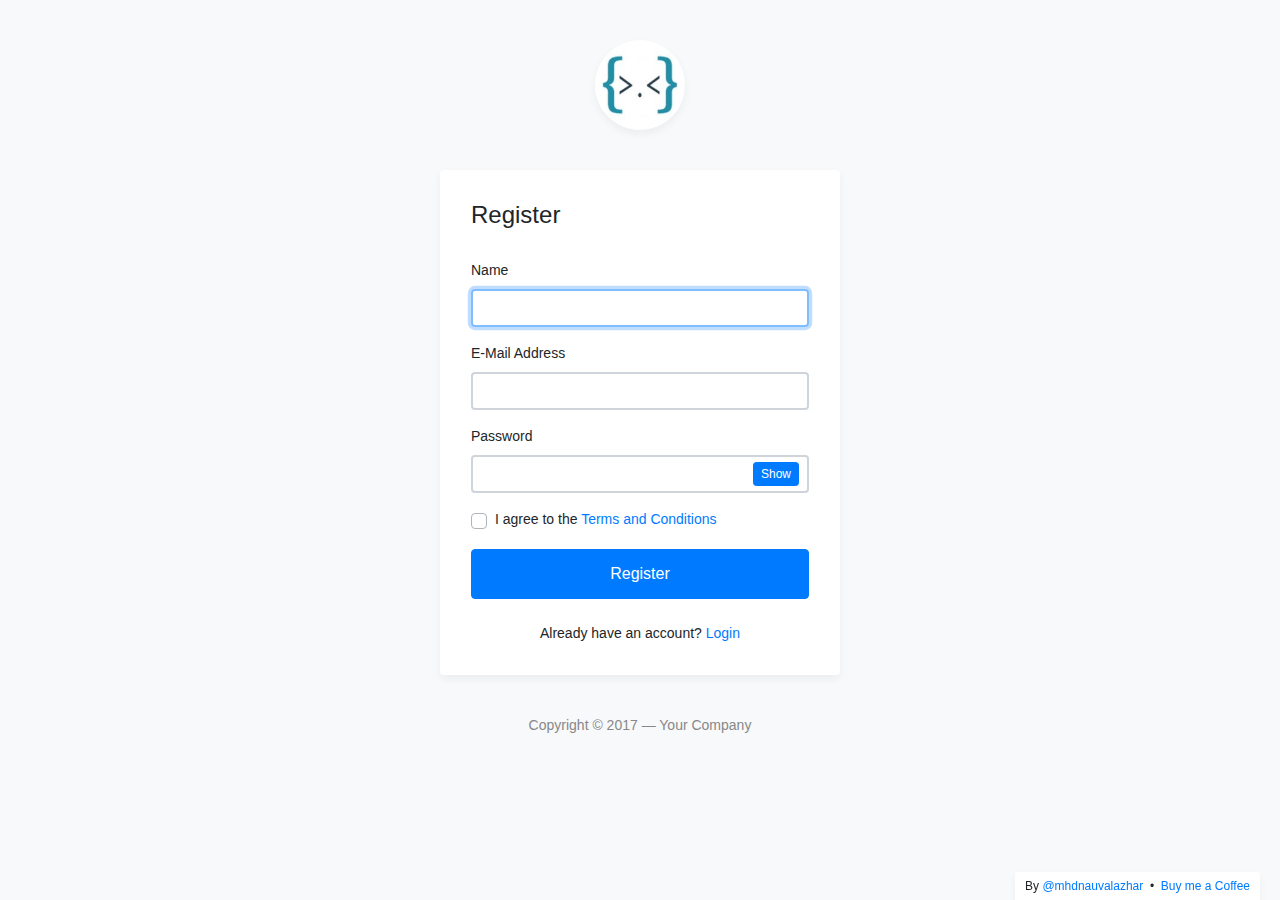
<file: authentication/bootstrap-4-login-page/register.html>
<!DOCTYPE html>
<html lang="en">
  <head>
    <meta charset="utf-8" />
    <meta name="author" content="Kodinger" />
    <meta name="viewport" content="width=device-width,initial-scale=1" />
    <title>My Login Page &mdash; Bootstrap 4 Login Page Snippet</title>
    <link
      rel="stylesheet"
      href="https://stackpath.bootstrapcdn.com/bootstrap/4.3.1/css/bootstrap.min.css"
      integrity="sha384-ggOyR0iXCbMQv3Xipma34MD+dH/1fQ784/j6cY/iJTQUOhcWr7x9JvoRxT2MZw1T"
      crossorigin="anonymous"
    />
    <link rel="stylesheet" type="text/css" href="assets/css/style.css" />
  </head>
  <body class="my-login-page">
    <section class="h-100">
      <div class="container h-100">
        <div class="row justify-content-md-center h-100">
          <div class="card-wrapper">
            <div class="brand">
              <img src="assets/img/logo.jpg" alt="bootstrap 4 login page" />
            </div>
            <div class="card fat">
              <div class="card-body">
                <h4 class="card-title">Register</h4>
                <form method="POST" class="my-login-validation" novalidate="">
                  <div class="form-group">
                    <label for="name">Name</label>
                    <input
                      id="name"
                      type="text"
                      class="form-control"
                      name="name"
                      required
                      autofocus
                    />
                    <div class="invalid-feedback">What's your name?</div>
                  </div>

                  <div class="form-group">
                    <label for="email">E-Mail Address</label>
                    <input
                      id="email"
                      type="email"
                      class="form-control"
                      name="email"
                      required
                    />
                    <div class="invalid-feedback">Your email is invalid</div>
                  </div>

                  <div class="form-group">
                    <label for="password">Password</label>
                    <input
                      id="password"
                      type="password"
                      class="form-control"
                      name="password"
                      required
                      data-eye
                    />
                    <div class="invalid-feedback">Password is required</div>
                  </div>

                  <div class="form-group">
                    <div class="custom-checkbox custom-control">
                      <input
                        type="checkbox"
                        name="agree"
                        id="agree"
                        class="custom-control-input"
                        required=""
                      />
                      <label for="agree" class="custom-control-label"
                        >I agree to the
                        <a href="#">Terms and Conditions</a></label
                      >
                      <div class="invalid-feedback">
                        You must agree with our Terms and Conditions
                      </div>
                    </div>
                  </div>

                  <div class="form-group m-0">
                    <button type="submit" class="btn btn-primary btn-block">
                      Register
                    </button>
                  </div>
                  <div class="mt-4 text-center">
                    Already have an account? <a href="index.html">Login</a>
                  </div>
                </form>
              </div>
            </div>
            <div class="footer">Copyright &copy; 2017 &mdash; Your Company</div>
          </div>
        </div>
      </div>
    </section>

    <script
      src="https://code.jquery.com/jquery-3.3.1.slim.min.js"
      integrity="sha384-q8i/X+965DzO0rT7abK41JStQIAqVgRVzpbzo5smXKp4YfRvH+8abtTE1Pi6jizo"
      crossorigin="anonymous"
    ></script>
    <script
      src="https://stackpath.bootstrapcdn.com/bootstrap/4.3.1/js/bootstrap.min.js"
      integrity="sha384-JjSmVgyd0p3pXB1rRibZUAYoIIy6OrQ6VrjIEaFf/nJGzIxFDsf4x0xIM+B07jRM"
      crossorigin="anonymous"
    ></script>
    <script src="assets/js/script.js"></script>
  </body>
</html>
</file>
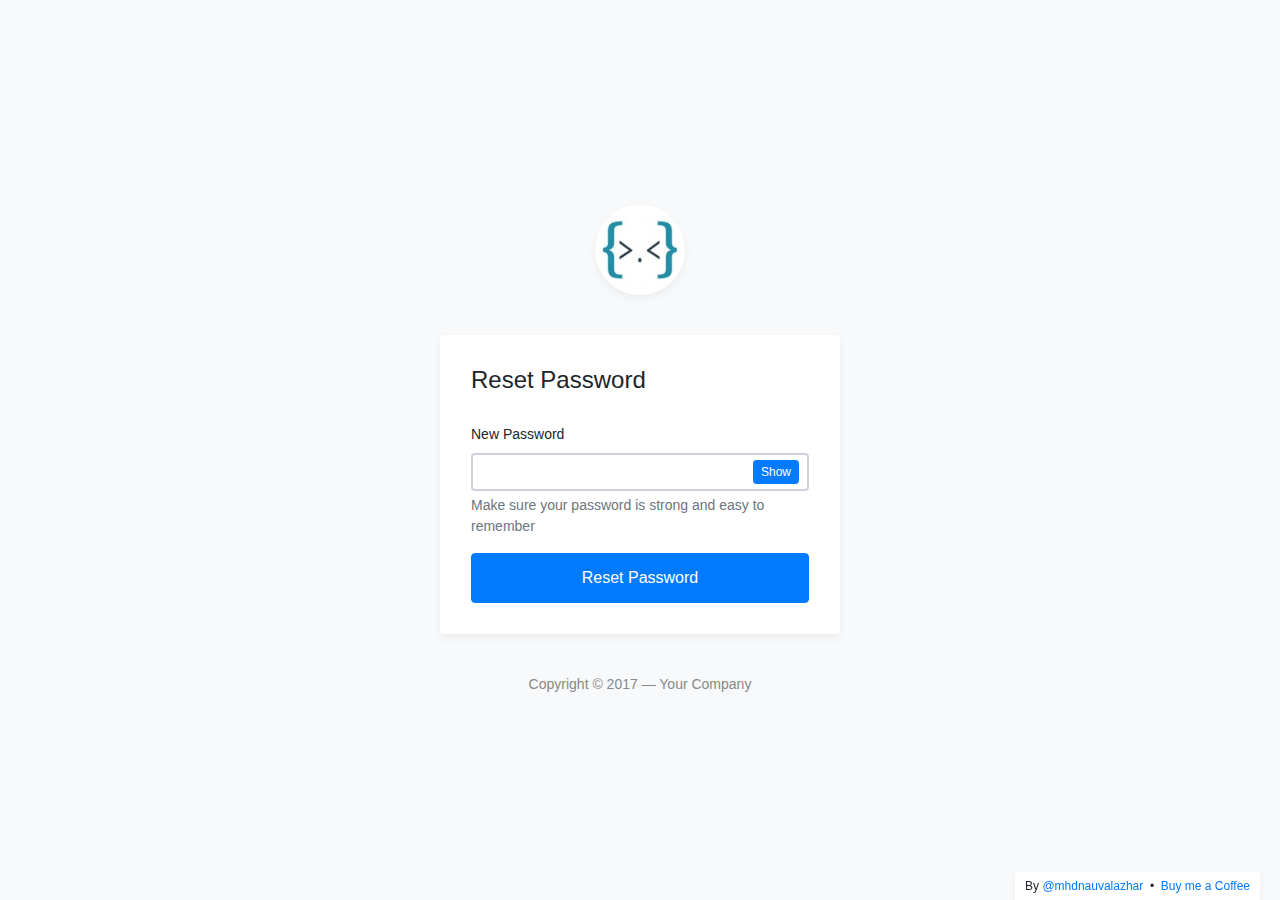
<file: authentication/bootstrap-4-login-page/reset.html>
<!DOCTYPE html>
<html lang="en">
  <head>
    <meta charset="utf-8" />
    <meta name="author" content="Kodinger" />
    <meta name="viewport" content="width=device-width,initial-scale=1" />
    <title>My Login Page &mdash; Bootstrap 4 Login Page Snippet</title>
    <link
      rel="stylesheet"
      href="https://stackpath.bootstrapcdn.com/bootstrap/4.3.1/css/bootstrap.min.css"
      integrity="sha384-ggOyR0iXCbMQv3Xipma34MD+dH/1fQ784/j6cY/iJTQUOhcWr7x9JvoRxT2MZw1T"
      crossorigin="anonymous"
    />
    <link rel="stylesheet" type="text/css" href="assets/css/style.css" />
  </head>
  <body class="my-login-page">
    <section class="h-100">
      <div class="container h-100">
        <div class="row justify-content-md-center align-items-center h-100">
          <div class="card-wrapper">
            <div class="brand">
              <img src="assets/img/logo.jpg" alt="bootstrap 4 login page" />
            </div>
            <div class="card fat">
              <div class="card-body">
                <h4 class="card-title">Reset Password</h4>
                <form method="POST" class="my-login-validation" novalidate="">
                  <div class="form-group">
                    <label for="new-password">New Password</label>
                    <input
                      id="new-password"
                      type="password"
                      class="form-control"
                      name="password"
                      required
                      autofocus
                      data-eye
                    />
                    <div class="invalid-feedback">Password is required</div>
                    <div class="form-text text-muted">
                      Make sure your password is strong and easy to remember
                    </div>
                  </div>

                  <div class="form-group m-0">
                    <button type="submit" class="btn btn-primary btn-block">
                      Reset Password
                    </button>
                  </div>
                </form>
              </div>
            </div>
            <div class="footer">Copyright &copy; 2017 &mdash; Your Company</div>
          </div>
        </div>
      </div>
    </section>

    <script
      src="https://code.jquery.com/jquery-3.3.1.slim.min.js"
      integrity="sha384-q8i/X+965DzO0rT7abK41JStQIAqVgRVzpbzo5smXKp4YfRvH+8abtTE1Pi6jizo"
      crossorigin="anonymous"
    ></script>
    <script
      src="https://stackpath.bootstrapcdn.com/bootstrap/4.3.1/js/bootstrap.min.js"
      integrity="sha384-JjSmVgyd0p3pXB1rRibZUAYoIIy6OrQ6VrjIEaFf/nJGzIxFDsf4x0xIM+B07jRM"
      crossorigin="anonymous"
    ></script>
    <script src="assets/js/script.js"></script>
  </body>
</html>
</file>
<file: authentication/activity-form-login/assets/fonts/icomoon/style.css>
@font-face {
  font-family: 'icomoon';
  src:  url('fonts/icomoon.eot?10si43');
  src:  url('fonts/icomoon.eot?10si43#iefix') format('embedded-opentype'),
    url('fonts/icomoon.ttf?10si43') format('truetype'),
    url('fonts/icomoon.woff?10si43') format('woff'),
    url('fonts/icomoon.svg?10si43#icomoon') format('svg');
  font-weight: normal;
  font-style: normal;
}

[class^="icon-"], [class*=" icon-"] {
  /* use !important to prevent issues with browser extensions that change fonts */
  font-family: 'icomoon' !important;
  speak: none;
  font-style: normal;
  font-weight: normal;
  font-variant: normal;
  text-transform: none;
  line-height: 1;

  /* Better Font Rendering =========== */
  -webkit-font-smoothing: antialiased;
  -moz-osx-font-smoothing: grayscale;
}

.icon-asterisk:before {
  content: "\f069";
}
.icon-plus:before {
  content: "\f067";
}
.icon-question:before {
  content: "\f128";
}
.icon-minus:before {
  content: "\f068";
}
.icon-glass:before {
  content: "\f000";
}
.icon-music:before {
  content: "\f001";
}
.icon-search:before {
  content: "\f002";
}
.icon-envelope-o:before {
  content: "\f003";
}
.icon-heart:before {
  content: "\f004";
}
.icon-star:before {
  content: "\f005";
}
.icon-star-o:before {
  content: "\f006";
}
.icon-user:before {
  content: "\f007";
}
.icon-film:before {
  content: "\f008";
}
.icon-th-large:before {
  content: "\f009";
}
.icon-th:before {
  content: "\f00a";
}
.icon-th-list:before {
  content: "\f00b";
}
.icon-check:before {
  content: "\f00c";
}
.icon-close:before {
  content: "\f00d";
}
.icon-remove:before {
  content: "\f00d";
}
.icon-times:before {
  content: "\f00d";
}
.icon-search-plus:before {
  content: "\f00e";
}
.icon-search-minus:before {
  content: "\f010";
}
.icon-power-off:before {
  content: "\f011";
}
.icon-signal:before {
  content: "\f012";
}
.icon-cog:before {
  content: "\f013";
}
.icon-gear:before {
  content: "\f013";
}
.icon-trash-o:before {
  content: "\f014";
}
.icon-home:before {
  content: "\f015";
}
.icon-file-o:before {
  content: "\f016";
}
.icon-clock-o:before {
  content: "\f017";
}
.icon-road:before {
  content: "\f018";
}
.icon-download:before {
  content: "\f019";
}
.icon-arrow-circle-o-down:before {
  content: "\f01a";
}
.icon-arrow-circle-o-up:before {
  content: "\f01b";
}
.icon-inbox:before {
  content: "\f01c";
}
.icon-play-circle-o:before {
  content: "\f01d";
}
.icon-repeat:before {
  content: "\f01e";
}
.icon-rotate-right:before {
  content: "\f01e";
}
.icon-refresh:before {
  content: "\f021";
}
.icon-list-alt:before {
  content: "\f022";
}
.icon-lock:before {
  content: "\f023";
}
.icon-flag:before {
  content: "\f024";
}
.icon-headphones:before {
  content: "\f025";
}
.icon-volume-off:before {
  content: "\f026";
}
.icon-volume-down:before {
  content: "\f027";
}
.icon-volume-up:before {
  content: "\f028";
}
.icon-qrcode:before {
  content: "\f029";
}
.icon-barcode:before {
  content: "\f02a";
}
.icon-tag:before {
  content: "\f02b";
}
.icon-tags:before {
  content: "\f02c";
}
.icon-book:before {
  content: "\f02d";
}
.icon-bookmark:before {
  content: "\f02e";
}
.icon-print:before {
  content: "\f02f";
}
.icon-camera:before {
  content: "\f030";
}
.icon-font:before {
  content: "\f031";
}
.icon-bold:before {
  content: "\f032";
}
.icon-italic:before {
  content: "\f033";
}
.icon-text-height:before {
  content: "\f034";
}
.icon-text-width:before {
  content: "\f035";
}
.icon-align-left:before {
  content: "\f036";
}
.icon-align-center:before {
  content: "\f037";
}
.icon-align-right:before {
  content: "\f038";
}
.icon-align-justify:before {
  content: "\f039";
}
.icon-list:before {
  content: "\f03a";
}
.icon-dedent:before {
  content: "\f03b";
}
.icon-outdent:before {
  content: "\f03b";
}
.icon-indent:before {
  content: "\f03c";
}
.icon-video-camera:before {
  content: "\f03d";
}
.icon-image:before {
  content: "\f03e";
}
.icon-photo:before {
  content: "\f03e";
}
.icon-picture-o:before {
  content: "\f03e";
}
.icon-pencil:before {
  content: "\f040";
}
.icon-map-marker:before {
  content: "\f041";
}
.icon-adjust:before {
  content: "\f042";
}
.icon-tint:before {
  content: "\f043";
}
.icon-edit:before {
  content: "\f044";
}
.icon-pencil-square-o:before {
  content: "\f044";
}
.icon-share-square-o:before {
  content: "\f045";
}
.icon-check-square-o:before {
  content: "\f046";
}
.icon-arrows:before {
  content: "\f047";
}
.icon-step-backward:before {
  content: "\f048";
}
.icon-fast-backward:before {
  content: "\f049";
}
.icon-backward:before {
  content: "\f04a";
}
.icon-play:before {
  content: "\f04b";
}
.icon-pause:before {
  content: "\f04c";
}
.icon-stop:before {
  content: "\f04d";
}
.icon-forward:before {
  content: "\f04e";
}
.icon-fast-forward:before {
  content: "\f050";
}
.icon-step-forward:before {
  content: "\f051";
}
.icon-eject:before {
  content: "\f052";
}
.icon-chevron-left:before {
  content: "\f053";
}
.icon-chevron-right:before {
  content: "\f054";
}
.icon-plus-circle:before {
  content: "\f055";
}
.icon-minus-circle:before {
  content: "\f056";
}
.icon-times-circle:before {
  content: "\f057";
}
.icon-check-circle:before {
  content: "\f058";
}
.icon-question-circle:before {
  content: "\f059";
}
.icon-info-circle:before {
  content: "\f05a";
}
.icon-crosshairs:before {
  content: "\f05b";
}
.icon-times-circle-o:before {
  content: "\f05c";
}
.icon-check-circle-o:before {
  content: "\f05d";
}
.icon-ban:before {
  content: "\f05e";
}
.icon-arrow-left:before {
  content: "\f060";
}
.icon-arrow-right:before {
  content: "\f061";
}
.icon-arrow-up:before {
  content: "\f062";
}
.icon-arrow-down:before {
  content: "\f063";
}
.icon-mail-forward:before {
  content: "\f064";
}
.icon-share:before {
  content: "\f064";
}
.icon-expand:before {
  content: "\f065";
}
.icon-compress:before {
  content: "\f066";
}
.icon-exclamation-circle:before {
  content: "\f06a";
}
.icon-gift:before {
  content: "\f06b";
}
.icon-leaf:before {
  content: "\f06c";
}
.icon-fire:before {
  content: "\f06d";
}
.icon-eye:before {
  content: "\f06e";
}
.icon-eye-slash:before {
  content: "\f070";
}
.icon-exclamation-triangle:before {
  content: "\f071";
}
.icon-warning:before {
  content: "\f071";
}
.icon-plane:before {
  content: "\f072";
}
.icon-calendar:before {
  content: "\f073";
}
.icon-random:before {
  content: "\f074";
}
.icon-comment:before {
  content: "\f075";
}
.icon-magnet:before {
  content: "\f076";
}
.icon-chevron-up:before {
  content: "\f077";
}
.icon-chevron-down:before {
  content: "\f078";
}
.icon-retweet:before {
  content: "\f079";
}
.icon-shopping-cart:before {
  content: "\f07a";
}
.icon-folder:before {
  content: "\f07b";
}
.icon-folder-open:before {
  content: "\f07c";
}
.icon-arrows-v:before {
  content: "\f07d";
}
.icon-arrows-h:before {
  content: "\f07e";
}
.icon-bar-chart:before {
  content: "\f080";
}
.icon-bar-chart-o:before {
  content: "\f080";
}
.icon-twitter-square:before {
  content: "\f081";
}
.icon-facebook-square:before {
  content: "\f082";
}
.icon-camera-retro:before {
  content: "\f083";
}
.icon-key:before {
  content: "\f084";
}
.icon-cogs:before {
  content: "\f085";
}
.icon-gears:before {
  content: "\f085";
}
.icon-comments:before {
  content: "\f086";
}
.icon-thumbs-o-up:before {
  content: "\f087";
}
.icon-thumbs-o-down:before {
  content: "\f088";
}
.icon-star-half:before {
  content: "\f089";
}
.icon-heart-o:before {
  content: "\f08a";
}
.icon-sign-out:before {
  content: "\f08b";
}
.icon-linkedin-square:before {
  content: "\f08c";
}
.icon-thumb-tack:before {
  content: "\f08d";
}
.icon-external-link:before {
  content: "\f08e";
}
.icon-sign-in:before {
  content: "\f090";
}
.icon-trophy:before {
  content: "\f091";
}
.icon-github-square:before {
  content: "\f092";
}
.icon-upload:before {
  content: "\f093";
}
.icon-lemon-o:before {
  content: "\f094";
}
.icon-phone:before {
  content: "\f095";
}
.icon-square-o:before {
  content: "\f096";
}
.icon-bookmark-o:before {
  content: "\f097";
}
.icon-phone-square:before {
  content: "\f098";
}
.icon-twitter:before {
  content: "\f099";
}
.icon-facebook:before {
  content: "\f09a";
}
.icon-facebook-f:before {
  content: "\f09a";
}
.icon-github:before {
  content: "\f09b";
}
.icon-unlock:before {
  content: "\f09c";
}
.icon-credit-card:before {
  content: "\f09d";
}
.icon-feed:before {
  content: "\f09e";
}
.icon-rss:before {
  content: "\f09e";
}
.icon-hdd-o:before {
  content: "\f0a0";
}
.icon-bullhorn:before {
  content: "\f0a1";
}
.icon-bell-o:before {
  content: "\f0a2";
}
.icon-certificate:before {
  content: "\f0a3";
}
.icon-hand-o-right:before {
  content: "\f0a4";
}
.icon-hand-o-left:before {
  content: "\f0a5";
}
.icon-hand-o-up:before {
  content: "\f0a6";
}
.icon-hand-o-down:before {
  content: "\f0a7";
}
.icon-arrow-circle-left:before {
  content: "\f0a8";
}
.icon-arrow-circle-right:before {
  content: "\f0a9";
}
.icon-arrow-circle-up:before {
  content: "\f0aa";
}
.icon-arrow-circle-down:before {
  content: "\f0ab";
}
.icon-globe:before {
  content: "\f0ac";
}
.icon-wrench:before {
  content: "\f0ad";
}
.icon-tasks:before {
  content: "\f0ae";
}
.icon-filter:before {
  content: "\f0b0";
}
.icon-briefcase:before {
  content: "\f0b1";
}
.icon-arrows-alt:before {
  content: "\f0b2";
}
.icon-group:before {
  content: "\f0c0";
}
.icon-users:before {
  content: "\f0c0";
}
.icon-chain:before {
  content: "\f0c1";
}
.icon-link:before {
  content: "\f0c1";
}
.icon-cloud:before {
  content: "\f0c2";
}
.icon-flask:before {
  content: "\f0c3";
}
.icon-cut:before {
  content: "\f0c4";
}
.icon-scissors:before {
  content: "\f0c4";
}
.icon-copy:before {
  content: "\f0c5";
}
.icon-files-o:before {
  content: "\f0c5";
}
.icon-paperclip:before {
  content: "\f0c6";
}
.icon-floppy-o:before {
  content: "\f0c7";
}
.icon-save:before {
  content: "\f0c7";
}
.icon-square:before {
  content: "\f0c8";
}
.icon-bars:before {
  content: "\f0c9";
}
.icon-navicon:before {
  content: "\f0c9";
}
.icon-reorder:before {
  content: "\f0c9";
}
.icon-list-ul:before {
  content: "\f0ca";
}
.icon-list-ol:before {
  content: "\f0cb";
}
.icon-strikethrough:before {
  content: "\f0cc";
}
.icon-underline:before {
  content: "\f0cd";
}
.icon-table:before {
  content: "\f0ce";
}
.icon-magic:before {
  content: "\f0d0";
}
.icon-truck:before {
  content: "\f0d1";
}
.icon-pinterest:before {
  content: "\f0d2";
}
.icon-pinterest-square:before {
  content: "\f0d3";
}
.icon-google-plus-square:before {
  content: "\f0d4";
}
.icon-google-plus:before {
  content: "\f0d5";
}
.icon-money:before {
  content: "\f0d6";
}
.icon-caret-down:before {
  content: "\f0d7";
}
.icon-caret-up:before {
  content: "\f0d8";
}
.icon-caret-left:before {
  content: "\f0d9";
}
.icon-caret-right:before {
  content: "\f0da";
}
.icon-columns:before {
  content: "\f0db";
}
.icon-sort:before {
  content: "\f0dc";
}
.icon-unsorted:before {
  content: "\f0dc";
}
.icon-sort-desc:before {
  content: "\f0dd";
}
.icon-sort-down:before {
  content: "\f0dd";
}
.icon-sort-asc:before {
  content: "\f0de";
}
.icon-sort-up:before {
  content: "\f0de";
}
.icon-envelope:before {
  content: "\f0e0";
}
.icon-linkedin:before {
  content: "\f0e1";
}
.icon-rotate-left:before {
  content: "\f0e2";
}
.icon-undo:before {
  content: "\f0e2";
}
.icon-gavel:before {
  content: "\f0e3";
}
.icon-legal:before {
  content: "\f0e3";
}
.icon-dashboard:before {
  content: "\f0e4";
}
.icon-tachometer:before {
  content: "\f0e4";
}
.icon-comment-o:before {
  content: "\f0e5";
}
.icon-comments-o:before {
  content: "\f0e6";
}
.icon-bolt:before {
  content: "\f0e7";
}
.icon-flash:before {
  content: "\f0e7";
}
.icon-sitemap:before {
  content: "\f0e8";
}
.icon-umbrella:before {
  content: "\f0e9";
}
.icon-clipboard:before {
  content: "\f0ea";
}
.icon-paste:before {
  content: "\f0ea";
}
.icon-lightbulb-o:before {
  content: "\f0eb";
}
.icon-exchange:before {
  content: "\f0ec";
}
.icon-cloud-download:before {
  content: "\f0ed";
}
.icon-cloud-upload:before {
  content: "\f0ee";
}
.icon-user-md:before {
  content: "\f0f0";
}
.icon-stethoscope:before {
  content: "\f0f1";
}
.icon-suitcase:before {
  content: "\f0f2";
}
.icon-bell:before {
  content: "\f0f3";
}
.icon-coffee:before {
  content: "\f0f4";
}
.icon-cutlery:before {
  content: "\f0f5";
}
.icon-file-text-o:before {
  content: "\f0f6";
}
.icon-building-o:before {
  content: "\f0f7";
}
.icon-hospital-o:before {
  content: "\f0f8";
}
.icon-ambulance:before {
  content: "\f0f9";
}
.icon-medkit:before {
  content: "\f0fa";
}
.icon-fighter-jet:before {
  content: "\f0fb";
}
.icon-beer:before {
  content: "\f0fc";
}
.icon-h-square:before {
  content: "\f0fd";
}
.icon-plus-square:before {
  content: "\f0fe";
}
.icon-angle-double-left:before {
  content: "\f100";
}
.icon-angle-double-right:before {
  content: "\f101";
}
.icon-angle-double-up:before {
  content: "\f102";
}
.icon-angle-double-down:before {
  content: "\f103";
}
.icon-angle-left:before {
  content: "\f104";
}
.icon-angle-right:before {
  content: "\f105";
}
.icon-angle-up:before {
  content: "\f106";
}
.icon-angle-down:before {
  content: "\f107";
}
.icon-desktop:before {
  content: "\f108";
}
.icon-laptop:before {
  content: "\f109";
}
.icon-tablet:before {
  content: "\f10a";
}
.icon-mobile:before {
  content: "\f10b";
}
.icon-mobile-phone:before {
  content: "\f10b";
}
.icon-circle-o:before {
  content: "\f10c";
}
.icon-quote-left:before {
  content: "\f10d";
}
.icon-quote-right:before {
  content: "\f10e";
}
.icon-spinner:before {
  content: "\f110";
}
.icon-circle:before {
  content: "\f111";
}
.icon-mail-reply:before {
  content: "\f112";
}
.icon-reply:before {
  content: "\f112";
}
.icon-github-alt:before {
  content: "\f113";
}
.icon-folder-o:before {
  content: "\f114";
}
.icon-folder-open-o:before {
  content: "\f115";
}
.icon-smile-o:before {
  content: "\f118";
}
.icon-frown-o:before {
  content: "\f119";
}
.icon-meh-o:before {
  content: "\f11a";
}
.icon-gamepad:before {
  content: "\f11b";
}
.icon-keyboard-o:before {
  content: "\f11c";
}
.icon-flag-o:before {
  content: "\f11d";
}
.icon-flag-checkered:before {
  content: "\f11e";
}
.icon-terminal:before {
  content: "\f120";
}
.icon-code:before {
  content: "\f121";
}
.icon-mail-reply-all:before {
  content: "\f122";
}
.icon-reply-all:before {
  content: "\f122";
}
.icon-star-half-empty:before {
  content: "\f123";
}
.icon-star-half-full:before {
  content: "\f123";
}
.icon-star-half-o:before {
  content: "\f123";
}
.icon-location-arrow:before {
  content: "\f124";
}
.icon-crop:before {
  content: "\f125";
}
.icon-code-fork:before {
  content: "\f126";
}
.icon-chain-broken:before {
  content: "\f127";
}
.icon-unlink:before {
  content: "\f127";
}
.icon-info:before {
  content: "\f129";
}
.icon-exclamation:before {
  content: "\f12a";
}
.icon-superscript:before {
  content: "\f12b";
}
.icon-subscript:before {
  content: "\f12c";
}
.icon-eraser:before {
  content: "\f12d";
}
.icon-puzzle-piece:before {
  content: "\f12e";
}
.icon-microphone:before {
  content: "\f130";
}
.icon-microphone-slash:before {
  content: "\f131";
}
.icon-shield:before {
  content: "\f132";
}
.icon-calendar-o:before {
  content: "\f133";
}
.icon-fire-extinguisher:before {
  content: "\f134";
}
.icon-rocket:before {
  content: "\f135";
}
.icon-maxcdn:before {
  content: "\f136";
}
.icon-chevron-circle-left:before {
  content: "\f137";
}
.icon-chevron-circle-right:before {
  content: "\f138";
}
.icon-chevron-circle-up:before {
  content: "\f139";
}
.icon-chevron-circle-down:before {
  content: "\f13a";
}
.icon-html5:before {
  content: "\f13b";
}
.icon-css3:before {
  content: "\f13c";
}
.icon-anchor:before {
  content: "\f13d";
}
.icon-unlock-alt:before {
  content: "\f13e";
}
.icon-bullseye:before {
  content: "\f140";
}
.icon-ellipsis-h:before {
  content: "\f141";
}
.icon-ellipsis-v:before {
  content: "\f142";
}
.icon-rss-square:before {
  content: "\f143";
}
.icon-play-circle:before {
  content: "\f144";
}
.icon-ticket:before {
  content: "\f145";
}
.icon-minus-square:before {
  content: "\f146";
}
.icon-minus-square-o:before {
  content: "\f147";
}
.icon-level-up:before {
  content: "\f148";
}
.icon-level-down:before {
  content: "\f149";
}
.icon-check-square:before {
  content: "\f14a";
}
.icon-pencil-square:before {
  content: "\f14b";
}
.icon-external-link-square:before {
  content: "\f14c";
}
.icon-share-square:before {
  content: "\f14d";
}
.icon-compass:before {
  content: "\f14e";
}
.icon-caret-square-o-down:before {
  content: "\f150";
}
.icon-toggle-down:before {
  content: "\f150";
}
.icon-caret-square-o-up:before {
  content: "\f151";
}
.icon-toggle-up:before {
  content: "\f151";
}
.icon-caret-square-o-right:before {
  content: "\f152";
}
.icon-toggle-right:before {
  content: "\f152";
}
.icon-eur:before {
  content: "\f153";
}
.icon-euro:before {
  content: "\f153";
}
.icon-gbp:before {
  content: "\f154";
}
.icon-dollar:before {
  content: "\f155";
}
.icon-usd:before {
  content: "\f155";
}
.icon-inr:before {
  content: "\f156";
}
.icon-rupee:before {
  content: "\f156";
}
.icon-cny:before {
  content: "\f157";
}
.icon-jpy:before {
  content: "\f157";
}
.icon-rmb:before {
  content: "\f157";
}
.icon-yen:before {
  content: "\f157";
}
.icon-rouble:before {
  content: "\f158";
}
.icon-rub:before {
  content: "\f158";
}
.icon-ruble:before {
  content: "\f158";
}
.icon-krw:before {
  content: "\f159";
}
.icon-won:before {
  content: "\f159";
}
.icon-bitcoin:before {
  content: "\f15a";
}
.icon-btc:before {
  content: "\f15a";
}
.icon-file:before {
  content: "\f15b";
}
.icon-file-text:before {
  content: "\f15c";
}
.icon-sort-alpha-asc:before {
  content: "\f15d";
}
.icon-sort-alpha-desc:before {
  content: "\f15e";
}
.icon-sort-amount-asc:before {
  content: "\f160";
}
.icon-sort-amount-desc:before {
  content: "\f161";
}
.icon-sort-numeric-asc:before {
  content: "\f162";
}
.icon-sort-numeric-desc:before {
  content: "\f163";
}
.icon-thumbs-up:before {
  content: "\f164";
}
.icon-thumbs-down:before {
  content: "\f165";
}
.icon-youtube-square:before {
  content: "\f166";
}
.icon-youtube:before {
  content: "\f167";
}
.icon-xing:before {
  content: "\f168";
}
.icon-xing-square:before {
  content: "\f169";
}
.icon-youtube-play:before {
  content: "\f16a";
}
.icon-dropbox:before {
  content: "\f16b";
}
.icon-stack-overflow:before {
  content: "\f16c";
}
.icon-instagram:before {
  content: "\f16d";
}
.icon-flickr:before {
  content: "\f16e";
}
.icon-adn:before {
  content: "\f170";
}
.icon-bitbucket:before {
  content: "\f171";
}
.icon-bitbucket-square:before {
  content: "\f172";
}
.icon-tumblr:before {
  content: "\f173";
}
.icon-tumblr-square:before {
  content: "\f174";
}
.icon-long-arrow-down:before {
  content: "\f175";
}
.icon-long-arrow-up:before {
  content: "\f176";
}
.icon-long-arrow-left:before {
  content: "\f177";
}
.icon-long-arrow-right:before {
  content: "\f178";
}
.icon-apple:before {
  content: "\f179";
}
.icon-windows:before {
  content: "\f17a";
}
.icon-android:before {
  content: "\f17b";
}
.icon-linux:before {
  content: "\f17c";
}
.icon-dribbble:before {
  content: "\f17d";
}
.icon-skype:before {
  content: "\f17e";
}
.icon-foursquare:before {
  content: "\f180";
}
.icon-trello:before {
  content: "\f181";
}
.icon-female:before {
  content: "\f182";
}
.icon-male:before {
  content: "\f183";
}
.icon-gittip:before {
  content: "\f184";
}
.icon-gratipay:before {
  content: "\f184";
}
.icon-sun-o:before {
  content: "\f185";
}
.icon-moon-o:before {
  content: "\f186";
}
.icon-archive:before {
  content: "\f187";
}
.icon-bug:before {
  content: "\f188";
}
.icon-vk:before {
  content: "\f189";
}
.icon-weibo:before {
  content: "\f18a";
}
.icon-renren:before {
  content: "\f18b";
}
.icon-pagelines:before {
  content: "\f18c";
}
.icon-stack-exchange:before {
  content: "\f18d";
}
.icon-arrow-circle-o-right:before {
  content: "\f18e";
}
.icon-arrow-circle-o-left:before {
  content: "\f190";
}
.icon-caret-square-o-left:before {
  content: "\f191";
}
.icon-toggle-left:before {
  content: "\f191";
}
.icon-dot-circle-o:before {
  content: "\f192";
}
.icon-wheelchair:before {
  content: "\f193";
}
.icon-vimeo-square:before {
  content: "\f194";
}
.icon-try:before {
  content: "\f195";
}
.icon-turkish-lira:before {
  content: "\f195";
}
.icon-plus-square-o:before {
  content: "\f196";
}
.icon-space-shuttle:before {
  content: "\f197";
}
.icon-slack:before {
  content: "\f198";
}
.icon-envelope-square:before {
  content: "\f199";
}
.icon-wordpress:before {
  content: "\f19a";
}
.icon-openid:before {
  content: "\f19b";
}
.icon-bank:before {
  content: "\f19c";
}
.icon-institution:before {
  content: "\f19c";
}
.icon-university:before {
  content: "\f19c";
}
.icon-graduation-cap:before {
  content: "\f19d";
}
.icon-mortar-board:before {
  content: "\f19d";
}
.icon-yahoo:before {
  content: "\f19e";
}
.icon-google:before {
  content: "\f1a0";
}
.icon-reddit:before {
  content: "\f1a1";
}
.icon-reddit-square:before {
  content: "\f1a2";
}
.icon-stumbleupon-circle:before {
  content: "\f1a3";
}
.icon-stumbleupon:before {
  content: "\f1a4";
}
.icon-delicious:before {
  content: "\f1a5";
}
.icon-digg:before {
  content: "\f1a6";
}
.icon-pied-piper-pp:before {
  content: "\f1a7";
}
.icon-pied-piper-alt:before {
  content: "\f1a8";
}
.icon-drupal:before {
  content: "\f1a9";
}
.icon-joomla:before {
  content: "\f1aa";
}
.icon-language:before {
  content: "\f1ab";
}
.icon-fax:before {
  content: "\f1ac";
}
.icon-building:before {
  content: "\f1ad";
}
.icon-child:before {
  content: "\f1ae";
}
.icon-paw:before {
  content: "\f1b0";
}
.icon-spoon:before {
  content: "\f1b1";
}
.icon-cube:before {
  content: "\f1b2";
}
.icon-cubes:before {
  content: "\f1b3";
}
.icon-behance:before {
  content: "\f1b4";
}
.icon-behance-square:before {
  content: "\f1b5";
}
.icon-steam:before {
  content: "\f1b6";
}
.icon-steam-square:before {
  content: "\f1b7";
}
.icon-recycle:before {
  content: "\f1b8";
}
.icon-automobile:before {
  content: "\f1b9";
}
.icon-car:before {
  content: "\f1b9";
}
.icon-cab:before {
  content: "\f1ba";
}
.icon-taxi:before {
  content: "\f1ba";
}
.icon-tree:before {
  content: "\f1bb";
}
.icon-spotify:before {
  content: "\f1bc";
}
.icon-deviantart:before {
  content: "\f1bd";
}
.icon-soundcloud:before {
  content: "\f1be";
}
.icon-database:before {
  content: "\f1c0";
}
.icon-file-pdf-o:before {
  content: "\f1c1";
}
.icon-file-word-o:before {
  content: "\f1c2";
}
.icon-file-excel-o:before {
  content: "\f1c3";
}
.icon-file-powerpoint-o:before {
  content: "\f1c4";
}
.icon-file-image-o:before {
  content: "\f1c5";
}
.icon-file-photo-o:before {
  content: "\f1c5";
}
.icon-file-picture-o:before {
  content: "\f1c5";
}
.icon-file-archive-o:before {
  content: "\f1c6";
}
.icon-file-zip-o:before {
  content: "\f1c6";
}
.icon-file-audio-o:before {
  content: "\f1c7";
}
.icon-file-sound-o:before {
  content: "\f1c7";
}
.icon-file-movie-o:before {
  content: "\f1c8";
}
.icon-file-video-o:before {
  content: "\f1c8";
}
.icon-file-code-o:before {
  content: "\f1c9";
}
.icon-vine:before {
  content: "\f1ca";
}
.icon-codepen:before {
  content: "\f1cb";
}
.icon-jsfiddle:before {
  content: "\f1cc";
}
.icon-life-bouy:before {
  content: "\f1cd";
}
.icon-life-buoy:before {
  content: "\f1cd";
}
.icon-life-ring:before {
  content: "\f1cd";
}
.icon-life-saver:before {
  content: "\f1cd";
}
.icon-support:before {
  content: "\f1cd";
}
.icon-circle-o-notch:before {
  content: "\f1ce";
}
.icon-ra:before {
  content: "\f1d0";
}
.icon-rebel:before {
  content: "\f1d0";
}
.icon-resistance:before {
  content: "\f1d0";
}
.icon-empire:before {
  content: "\f1d1";
}
.icon-ge:before {
  content: "\f1d1";
}
.icon-git-square:before {
  content: "\f1d2";
}
.icon-git:before {
  content: "\f1d3";
}
.icon-hacker-news:before {
  content: "\f1d4";
}
.icon-y-combinator-square:before {
  content: "\f1d4";
}
.icon-yc-square:before {
  content: "\f1d4";
}
.icon-tencent-weibo:before {
  content: "\f1d5";
}
.icon-qq:before {
  content: "\f1d6";
}
.icon-wechat:before {
  content: "\f1d7";
}
.icon-weixin:before {
  content: "\f1d7";
}
.icon-paper-plane:before {
  content: "\f1d8";
}
.icon-send:before {
  content: "\f1d8";
}
.icon-paper-plane-o:before {
  content: "\f1d9";
}
.icon-send-o:before {
  content: "\f1d9";
}
.icon-history:before {
  content: "\f1da";
}
.icon-circle-thin:before {
  content: "\f1db";
}
.icon-header:before {
  content: "\f1dc";
}
.icon-paragraph:before {
  content: "\f1dd";
}
.icon-sliders:before {
  content: "\f1de";
}
.icon-share-alt:before {
  content: "\f1e0";
}
.icon-share-alt-square:before {
  content: "\f1e1";
}
.icon-bomb:before {
  content: "\f1e2";
}
.icon-futbol-o:before {
  content: "\f1e3";
}
.icon-soccer-ball-o:before {
  content: "\f1e3";
}
.icon-tty:before {
  content: "\f1e4";
}
.icon-binoculars:before {
  content: "\f1e5";
}
.icon-plug:before {
  content: "\f1e6";
}
.icon-slideshare:before {
  content: "\f1e7";
}
.icon-twitch:before {
  content: "\f1e8";
}
.icon-yelp:before {
  content: "\f1e9";
}
.icon-newspaper-o:before {
  content: "\f1ea";
}
.icon-wifi:before {
  content: "\f1eb";
}
.icon-calculator:before {
  content: "\f1ec";
}
.icon-paypal:before {
  content: "\f1ed";
}
.icon-google-wallet:before {
  content: "\f1ee";
}
.icon-cc-visa:before {
  content: "\f1f0";
}
.icon-cc-mastercard:before {
  content: "\f1f1";
}
.icon-cc-discover:before {
  content: "\f1f2";
}
.icon-cc-amex:before {
  content: "\f1f3";
}
.icon-cc-paypal:before {
  content: "\f1f4";
}
.icon-cc-stripe:before {
  content: "\f1f5";
}
.icon-bell-slash:before {
  content: "\f1f6";
}
.icon-bell-slash-o:before {
  content: "\f1f7";
}
.icon-trash:before {
  content: "\f1f8";
}
.icon-copyright:before {
  content: "\f1f9";
}
.icon-at:before {
  content: "\f1fa";
}
.icon-eyedropper:before {
  content: "\f1fb";
}
.icon-paint-brush:before {
  content: "\f1fc";
}
.icon-birthday-cake:before {
  content: "\f1fd";
}
.icon-area-chart:before {
  content: "\f1fe";
}
.icon-pie-chart:before {
  content: "\f200";
}
.icon-line-chart:before {
  content: "\f201";
}
.icon-lastfm:before {
  content: "\f202";
}
.icon-lastfm-square:before {
  content: "\f203";
}
.icon-toggle-off:before {
  content: "\f204";
}
.icon-toggle-on:before {
  content: "\f205";
}
.icon-bicycle:before {
  content: "\f206";
}
.icon-bus:before {
  content: "\f207";
}
.icon-ioxhost:before {
  content: "\f208";
}
.icon-angellist:before {
  content: "\f209";
}
.icon-cc:before {
  content: "\f20a";
}
.icon-ils:before {
  content: "\f20b";
}
.icon-shekel:before {
  content: "\f20b";
}
.icon-sheqel:before {
  content: "\f20b";
}
.icon-meanpath:before {
  content: "\f20c";
}
.icon-buysellads:before {
  content: "\f20d";
}
.icon-connectdevelop:before {
  content: "\f20e";
}
.icon-dashcube:before {
  content: "\f210";
}
.icon-forumbee:before {
  content: "\f211";
}
.icon-leanpub:before {
  content: "\f212";
}
.icon-sellsy:before {
  content: "\f213";
}
.icon-shirtsinbulk:before {
  content: "\f214";
}
.icon-simplybuilt:before {
  content: "\f215";
}
.icon-skyatlas:before {
  content: "\f216";
}
.icon-cart-plus:before {
  content: "\f217";
}
.icon-cart-arrow-down:before {
  content: "\f218";
}
.icon-diamond:before {
  content: "\f219";
}
.icon-ship:before {
  content: "\f21a";
}
.icon-user-secret:before {
  content: "\f21b";
}
.icon-motorcycle:before {
  content: "\f21c";
}
.icon-street-view:before {
  content: "\f21d";
}
.icon-heartbeat:before {
  content: "\f21e";
}
.icon-venus:before {
  content: "\f221";
}
.icon-mars:before {
  content: "\f222";
}
.icon-mercury:before {
  content: "\f223";
}
.icon-intersex:before {
  content: "\f224";
}
.icon-transgender:before {
  content: "\f224";
}
.icon-transgender-alt:before {
  content: "\f225";
}
.icon-venus-double:before {
  content: "\f226";
}
.icon-mars-double:before {
  content: "\f227";
}
.icon-venus-mars:before {
  content: "\f228";
}
.icon-mars-stroke:before {
  content: "\f229";
}
.icon-mars-stroke-v:before {
  content: "\f22a";
}
.icon-mars-stroke-h:before {
  content: "\f22b";
}
.icon-neuter:before {
  content: "\f22c";
}
.icon-genderless:before {
  content: "\f22d";
}
.icon-facebook-official:before {
  content: "\f230";
}
.icon-pinterest-p:before {
  content: "\f231";
}
.icon-whatsapp:before {
  content: "\f232";
}
.icon-server:before {
  content: "\f233";
}
.icon-user-plus:before {
  content: "\f234";
}
.icon-user-times:before {
  content: "\f235";
}
.icon-bed:before {
  content: "\f236";
}
.icon-hotel:before {
  content: "\f236";
}
.icon-viacoin:before {
  content: "\f237";
}
.icon-train:before {
  content: "\f238";
}
.icon-subway:before {
  content: "\f239";
}
.icon-medium:before {
  content: "\f23a";
}
.icon-y-combinator:before {
  content: "\f23b";
}
.icon-yc:before {
  content: "\f23b";
}
.icon-optin-monster:before {
  content: "\f23c";
}
.icon-opencart:before {
  content: "\f23d";
}
.icon-expeditedssl:before {
  content: "\f23e";
}
.icon-battery:before {
  content: "\f240";
}
.icon-battery-4:before {
  content: "\f240";
}
.icon-battery-full:before {
  content: "\f240";
}
.icon-battery-3:before {
  content: "\f241";
}
.icon-battery-three-quarters:before {
  content: "\f241";
}
.icon-battery-2:before {
  content: "\f242";
}
.icon-battery-half:before {
  content: "\f242";
}
.icon-battery-1:before {
  content: "\f243";
}
.icon-battery-quarter:before {
  content: "\f243";
}
.icon-battery-0:before {
  content: "\f244";
}
.icon-battery-empty:before {
  content: "\f244";
}
.icon-mouse-pointer:before {
  content: "\f245";
}
.icon-i-cursor:before {
  content: "\f246";
}
.icon-object-group:before {
  content: "\f247";
}
.icon-object-ungroup:before {
  content: "\f248";
}
.icon-sticky-note:before {
  content: "\f249";
}
.icon-sticky-note-o:before {
  content: "\f24a";
}
.icon-cc-jcb:before {
  content: "\f24b";
}
.icon-cc-diners-club:before {
  content: "\f24c";
}
.icon-clone:before {
  content: "\f24d";
}
.icon-balance-scale:before {
  content: "\f24e";
}
.icon-hourglass-o:before {
  content: "\f250";
}
.icon-hourglass-1:before {
  content: "\f251";
}
.icon-hourglass-start:before {
  content: "\f251";
}
.icon-hourglass-2:before {
  content: "\f252";
}
.icon-hourglass-half:before {
  content: "\f252";
}
.icon-hourglass-3:before {
  content: "\f253";
}
.icon-hourglass-end:before {
  content: "\f253";
}
.icon-hourglass:before {
  content: "\f254";
}
.icon-hand-grab-o:before {
  content: "\f255";
}
.icon-hand-rock-o:before {
  content: "\f255";
}
.icon-hand-paper-o:before {
  content: "\f256";
}
.icon-hand-stop-o:before {
  content: "\f256";
}
.icon-hand-scissors-o:before {
  content: "\f257";
}
.icon-hand-lizard-o:before {
  content: "\f258";
}
.icon-hand-spock-o:before {
  content: "\f259";
}
.icon-hand-pointer-o:before {
  content: "\f25a";
}
.icon-hand-peace-o:before {
  content: "\f25b";
}
.icon-trademark:before {
  content: "\f25c";
}
.icon-registered:before {
  content: "\f25d";
}
.icon-creative-commons:before {
  content: "\f25e";
}
.icon-gg:before {
  content: "\f260";
}
.icon-gg-circle:before {
  content: "\f261";
}
.icon-tripadvisor:before {
  content: "\f262";
}
.icon-odnoklassniki:before {
  content: "\f263";
}
.icon-odnoklassniki-square:before {
  content: "\f264";
}
.icon-get-pocket:before {
  content: "\f265";
}
.icon-wikipedia-w:before {
  content: "\f266";
}
.icon-safari:before {
  content: "\f267";
}
.icon-chrome:before {
  content: "\f268";
}
.icon-firefox:before {
  content: "\f269";
}
.icon-opera:before {
  content: "\f26a";
}
.icon-internet-explorer:before {
  content: "\f26b";
}
.icon-television:before {
  content: "\f26c";
}
.icon-tv:before {
  content: "\f26c";
}
.icon-contao:before {
  content: "\f26d";
}
.icon-500px:before {
  content: "\f26e";
}
.icon-amazon:before {
  content: "\f270";
}
.icon-calendar-plus-o:before {
  content: "\f271";
}
.icon-calendar-minus-o:before {
  content: "\f272";
}
.icon-calendar-times-o:before {
  content: "\f273";
}
.icon-calendar-check-o:before {
  content: "\f274";
}
.icon-industry:before {
  content: "\f275";
}
.icon-map-pin:before {
  content: "\f276";
}
.icon-map-signs:before {
  content: "\f277";
}
.icon-map-o:before {
  content: "\f278";
}
.icon-map:before {
  content: "\f279";
}
.icon-commenting:before {
  content: "\f27a";
}
.icon-commenting-o:before {
  content: "\f27b";
}
.icon-houzz:before {
  content: "\f27c";
}
.icon-vimeo:before {
  content: "\f27d";
}
.icon-black-tie:before {
  content: "\f27e";
}
.icon-fonticons:before {
  content: "\f280";
}
.icon-reddit-alien:before {
  content: "\f281";
}
.icon-edge:before {
  content: "\f282";
}
.icon-credit-card-alt:before {
  content: "\f283";
}
.icon-codiepie:before {
  content: "\f284";
}
.icon-modx:before {
  content: "\f285";
}
.icon-fort-awesome:before {
  content: "\f286";
}
.icon-usb:before {
  content: "\f287";
}
.icon-product-hunt:before {
  content: "\f288";
}
.icon-mixcloud:before {
  content: "\f289";
}
.icon-scribd:before {
  content: "\f28a";
}
.icon-pause-circle:before {
  content: "\f28b";
}
.icon-pause-circle-o:before {
  content: "\f28c";
}
.icon-stop-circle:before {
  content: "\f28d";
}
.icon-stop-circle-o:before {
  content: "\f28e";
}
.icon-shopping-bag:before {
  content: "\f290";
}
.icon-shopping-basket:before {
  content: "\f291";
}
.icon-hashtag:before {
  content: "\f292";
}
.icon-bluetooth:before {
  content: "\f293";
}
.icon-bluetooth-b:before {
  content: "\f294";
}
.icon-percent:before {
  content: "\f295";
}
.icon-gitlab:before {
  content: "\f296";
}
.icon-wpbeginner:before {
  content: "\f297";
}
.icon-wpforms:before {
  content: "\f298";
}
.icon-envira:before {
  content: "\f299";
}
.icon-universal-access:before {
  content: "\f29a";
}
.icon-wheelchair-alt:before {
  content: "\f29b";
}
.icon-question-circle-o:before {
  content: "\f29c";
}
.icon-blind:before {
  content: "\f29d";
}
.icon-audio-description:before {
  content: "\f29e";
}
.icon-volume-control-phone:before {
  content: "\f2a0";
}
.icon-braille:before {
  content: "\f2a1";
}
.icon-assistive-listening-systems:before {
  content: "\f2a2";
}
.icon-american-sign-language-interpreting:before {
  content: "\f2a3";
}
.icon-asl-interpreting:before {
  content: "\f2a3";
}
.icon-deaf:before {
  content: "\f2a4";
}
.icon-deafness:before {
  content: "\f2a4";
}
.icon-hard-of-hearing:before {
  content: "\f2a4";
}
.icon-glide:before {
  content: "\f2a5";
}
.icon-glide-g:before {
  content: "\f2a6";
}
.icon-sign-language:before {
  content: "\f2a7";
}
.icon-signing:before {
  content: "\f2a7";
}
.icon-low-vision:before {
  content: "\f2a8";
}
.icon-viadeo:before {
  content: "\f2a9";
}
.icon-viadeo-square:before {
  content: "\f2aa";
}
.icon-snapchat:before {
  content: "\f2ab";
}
.icon-snapchat-ghost:before {
  content: "\f2ac";
}
.icon-snapchat-square:before {
  content: "\f2ad";
}
.icon-pied-piper:before {
  content: "\f2ae";
}
.icon-first-order:before {
  content: "\f2b0";
}
.icon-yoast:before {
  content: "\f2b1";
}
.icon-themeisle:before {
  content: "\f2b2";
}
.icon-google-plus-circle:before {
  content: "\f2b3";
}
.icon-google-plus-official:before {
  content: "\f2b3";
}
.icon-fa:before {
  content: "\f2b4";
}
.icon-font-awesome:before {
  content: "\f2b4";
}
.icon-handshake-o:before {
  content: "\f2b5";
}
.icon-envelope-open:before {
  content: "\f2b6";
}
.icon-envelope-open-o:before {
  content: "\f2b7";
}
.icon-linode:before {
  content: "\f2b8";
}
.icon-address-book:before {
  content: "\f2b9";
}
.icon-address-book-o:before {
  content: "\f2ba";
}
.icon-address-card:before {
  content: "\f2bb";
}
.icon-vcard:before {
  content: "\f2bb";
}
.icon-address-card-o:before {
  content: "\f2bc";
}
.icon-vcard-o:before {
  content: "\f2bc";
}
.icon-user-circle:before {
  content: "\f2bd";
}
.icon-user-circle-o:before {
  content: "\f2be";
}
.icon-user-o:before {
  content: "\f2c0";
}
.icon-id-badge:before {
  content: "\f2c1";
}
.icon-drivers-license:before {
  content: "\f2c2";
}
.icon-id-card:before {
  content: "\f2c2";
}
.icon-drivers-license-o:before {
  content: "\f2c3";
}
.icon-id-card-o:before {
  content: "\f2c3";
}
.icon-quora:before {
  content: "\f2c4";
}
.icon-free-code-camp:before {
  content: "\f2c5";
}
.icon-telegram:before {
  content: "\f2c6";
}
.icon-thermometer:before {
  content: "\f2c7";
}
.icon-thermometer-4:before {
  content: "\f2c7";
}
.icon-thermometer-full:before {
  content: "\f2c7";
}
.icon-thermometer-3:before {
  content: "\f2c8";
}
.icon-thermometer-three-quarters:before {
  content: "\f2c8";
}
.icon-thermometer-2:before {
  content: "\f2c9";
}
.icon-thermometer-half:before {
  content: "\f2c9";
}
.icon-thermometer-1:before {
  content: "\f2ca";
}
.icon-thermometer-quarter:before {
  content: "\f2ca";
}
.icon-thermometer-0:before {
  content: "\f2cb";
}
.icon-thermometer-empty:before {
  content: "\f2cb";
}
.icon-shower:before {
  content: "\f2cc";
}
.icon-bath:before {
  content: "\f2cd";
}
.icon-bathtub:before {
  content: "\f2cd";
}
.icon-s15:before {
  content: "\f2cd";
}
.icon-podcast:before {
  content: "\f2ce";
}
.icon-window-maximize:before {
  content: "\f2d0";
}
.icon-window-minimize:before {
  content: "\f2d1";
}
.icon-window-restore:before {
  content: "\f2d2";
}
.icon-times-rectangle:before {
  content: "\f2d3";
}
.icon-window-close:before {
  content: "\f2d3";
}
.icon-times-rectangle-o:before {
  content: "\f2d4";
}
.icon-window-close-o:before {
  content: "\f2d4";
}
.icon-bandcamp:before {
  content: "\f2d5";
}
.icon-grav:before {
  content: "\f2d6";
}
.icon-etsy:before {
  content: "\f2d7";
}
.icon-imdb:before {
  content: "\f2d8";
}
.icon-ravelry:before {
  content: "\f2d9";
}
.icon-eercast:before {
  content: "\f2da";
}
.icon-microchip:before {
  content: "\f2db";
}
.icon-snowflake-o:before {
  content: "\f2dc";
}
.icon-superpowers:before {
  content: "\f2dd";
}
.icon-wpexplorer:before {
  content: "\f2de";
}
.icon-meetup:before {
  content: "\f2e0";
}
.icon-3d_rotation:before {
  content: "\e84d";
}
.icon-ac_unit:before {
  content: "\eb3b";
}
.icon-alarm:before {
  content: "\e855";
}
.icon-access_alarms:before {
  content: "\e191";
}
.icon-schedule:before {
  content: "\e8b5";
}
.icon-accessibility:before {
  content: "\e84e";
}
.icon-accessible:before {
  content: "\e914";
}
.icon-account_balance:before {
  content: "\e84f";
}
.icon-account_balance_wallet:before {
  content: "\e850";
}
.icon-account_box:before {
  content: "\e851";
}
.icon-account_circle:before {
  content: "\e853";
}
.icon-adb:before {
  content: "\e60e";
}
.icon-add:before {
  content: "\e145";
}
.icon-add_a_photo:before {
  content: "\e439";
}
.icon-alarm_add:before {
  content: "\e856";
}
.icon-add_alert:before {
  content: "\e003";
}
.icon-add_box:before {
  content: "\e146";
}
.icon-add_circle:before {
  content: "\e147";
}
.icon-control_point:before {
  content: "\e3ba";
}
.icon-add_location:before {
  content: "\e567";
}
.icon-add_shopping_cart:before {
  content: "\e854";
}
.icon-queue:before {
  content: "\e03c";
}
.icon-add_to_queue:before {
  content: "\e05c";
}
.icon-adjust2:before {
  content: "\e39e";
}
.icon-airline_seat_flat:before {
  content: "\e630";
}
.icon-airline_seat_flat_angled:before {
  content: "\e631";
}
.icon-airline_seat_individual_suite:before {
  content: "\e632";
}
.icon-airline_seat_legroom_extra:before {
  content: "\e633";
}
.icon-airline_seat_legroom_normal:before {
  content: "\e634";
}
.icon-airline_seat_legroom_reduced:before {
  content: "\e635";
}
.icon-airline_seat_recline_extra:before {
  content: "\e636";
}
.icon-airline_seat_recline_normal:before {
  content: "\e637";
}
.icon-flight:before {
  content: "\e539";
}
.icon-airplanemode_inactive:before {
  content: "\e194";
}
.icon-airplay:before {
  content: "\e055";
}
.icon-airport_shuttle:before {
  content: "\eb3c";
}
.icon-alarm_off:before {
  content: "\e857";
}
.icon-alarm_on:before {
  content: "\e858";
}
.icon-album:before {
  content: "\e019";
}
.icon-all_inclusive:before {
  content: "\eb3d";
}
.icon-all_out:before {
  content: "\e90b";
}
.icon-android2:before {
  content: "\e859";
}
.icon-announcement:before {
  content: "\e85a";
}
.icon-apps:before {
  content: "\e5c3";
}
.icon-archive2:before {
  content: "\e149";
}
.icon-arrow_back:before {
  content: "\e5c4";
}
.icon-arrow_downward:before {
  content: "\e5db";
}
.icon-arrow_drop_down:before {
  content: "\e5c5";
}
.icon-arrow_drop_down_circle:before {
  content: "\e5c6";
}
.icon-arrow_drop_up:before {
  content: "\e5c7";
}
.icon-arrow_forward:before {
  content: "\e5c8";
}
.icon-arrow_upward:before {
  content: "\e5d8";
}
.icon-art_track:before {
  content: "\e060";
}
.icon-aspect_ratio:before {
  content: "\e85b";
}
.icon-poll:before {
  content: "\e801";
}
.icon-assignment:before {
  content: "\e85d";
}
.icon-assignment_ind:before {
  content: "\e85e";
}
.icon-assignment_late:before {
  content: "\e85f";
}
.icon-assignment_return:before {
  content: "\e860";
}
.icon-assignment_returned:before {
  content: "\e861";
}
.icon-assignment_turned_in:before {
  content: "\e862";
}
.icon-assistant:before {
  content: "\e39f";
}
.icon-flag2:before {
  content: "\e153";
}
.icon-attach_file:before {
  content: "\e226";
}
.icon-attach_money:before {
  content: "\e227";
}
.icon-attachment:before {
  content: "\e2bc";
}
.icon-audiotrack:before {
  content: "\e3a1";
}
.icon-autorenew:before {
  content: "\e863";
}
.icon-av_timer:before {
  content: "\e01b";
}
.icon-backspace:before {
  content: "\e14a";
}
.icon-cloud_upload:before {
  content: "\e2c3";
}
.icon-battery_alert:before {
  content: "\e19c";
}
.icon-battery_charging_full:before {
  content: "\e1a3";
}
.icon-battery_std:before {
  content: "\e1a5";
}
.icon-battery_unknown:before {
  content: "\e1a6";
}
.icon-beach_access:before {
  content: "\eb3e";
}
.icon-beenhere:before {
  content: "\e52d";
}
.icon-block:before {
  content: "\e14b";
}
.icon-bluetooth2:before {
  content: "\e1a7";
}
.icon-bluetooth_searching:before {
  content: "\e1aa";
}
.icon-bluetooth_connected:before {
  content: "\e1a8";
}
.icon-bluetooth_disabled:before {
  content: "\e1a9";
}
.icon-blur_circular:before {
  content: "\e3a2";
}
.icon-blur_linear:before {
  content: "\e3a3";
}
.icon-blur_off:before {
  content: "\e3a4";
}
.icon-blur_on:before {
  content: "\e3a5";
}
.icon-class:before {
  content: "\e86e";
}
.icon-turned_in:before {
  content: "\e8e6";
}
.icon-turned_in_not:before {
  content: "\e8e7";
}
.icon-border_all:before {
  content: "\e228";
}
.icon-border_bottom:before {
  content: "\e229";
}
.icon-border_clear:before {
  content: "\e22a";
}
.icon-border_color:before {
  content: "\e22b";
}
.icon-border_horizontal:before {
  content: "\e22c";
}
.icon-border_inner:before {
  content: "\e22d";
}
.icon-border_left:before {
  content: "\e22e";
}
.icon-border_outer:before {
  content: "\e22f";
}
.icon-border_right:before {
  content: "\e230";
}
.icon-border_style:before {
  content: "\e231";
}
.icon-border_top:before {
  content: "\e232";
}
.icon-border_vertical:before {
  content: "\e233";
}
.icon-branding_watermark:before {
  content: "\e06b";
}
.icon-brightness_1:before {
  content: "\e3a6";
}
.icon-brightness_2:before {
  content: "\e3a7";
}
.icon-brightness_3:before {
  content: "\e3a8";
}
.icon-brightness_4:before {
  content: "\e3a9";
}
.icon-brightness_low:before {
  content: "\e1ad";
}
.icon-brightness_medium:before {
  content: "\e1ae";
}
.icon-brightness_high:before {
  content: "\e1ac";
}
.icon-brightness_auto:before {
  content: "\e1ab";
}
.icon-broken_image:before {
  content: "\e3ad";
}
.icon-brush:before {
  content: "\e3ae";
}
.icon-bubble_chart:before {
  content: "\e6dd";
}
.icon-bug_report:before {
  content: "\e868";
}
.icon-build:before {
  content: "\e869";
}
.icon-burst_mode:before {
  content: "\e43c";
}
.icon-domain:before {
  content: "\e7ee";
}
.icon-business_center:before {
  content: "\eb3f";
}
.icon-cached:before {
  content: "\e86a";
}
.icon-cake:before {
  content: "\e7e9";
}
.icon-phone2:before {
  content: "\e0cd";
}
.icon-call_end:before {
  content: "\e0b1";
}
.icon-call_made:before {
  content: "\e0b2";
}
.icon-merge_type:before {
  content: "\e252";
}
.icon-call_missed:before {
  content: "\e0b4";
}
.icon-call_missed_outgoing:before {
  content: "\e0e4";
}
.icon-call_received:before {
  content: "\e0b5";
}
.icon-call_split:before {
  content: "\e0b6";
}
.icon-call_to_action:before {
  content: "\e06c";
}
.icon-camera2:before {
  content: "\e3af";
}
.icon-photo_camera:before {
  content: "\e412";
}
.icon-camera_enhance:before {
  content: "\e8fc";
}
.icon-camera_front:before {
  content: "\e3b1";
}
.icon-camera_rear:before {
  content: "\e3b2";
}
.icon-camera_roll:before {
  content: "\e3b3";
}
.icon-cancel:before {
  content: "\e5c9";
}
.icon-redeem:before {
  content: "\e8b1";
}
.icon-card_membership:before {
  content: "\e8f7";
}
.icon-card_travel:before {
  content: "\e8f8";
}
.icon-casino:before {
  content: "\eb40";
}
.icon-cast:before {
  content: "\e307";
}
.icon-cast_connected:before {
  content: "\e308";
}
.icon-center_focus_strong:before {
  content: "\e3b4";
}
.icon-center_focus_weak:before {
  content: "\e3b5";
}
.icon-change_history:before {
  content: "\e86b";
}
.icon-chat:before {
  content: "\e0b7";
}
.icon-chat_bubble:before {
  content: "\e0ca";
}
.icon-chat_bubble_outline:before {
  content: "\e0cb";
}
.icon-check2:before {
  content: "\e5ca";
}
.icon-check_box:before {
  content: "\e834";
}
.icon-check_box_outline_blank:before {
  content: "\e835";
}
.icon-check_circle:before {
  content: "\e86c";
}
.icon-navigate_before:before {
  content: "\e408";
}
.icon-navigate_next:before {
  content: "\e409";
}
.icon-child_care:before {
  content: "\eb41";
}
.icon-child_friendly:before {
  content: "\eb42";
}
.icon-chrome_reader_mode:before {
  content: "\e86d";
}
.icon-close2:before {
  content: "\e5cd";
}
.icon-clear_all:before {
  content: "\e0b8";
}
.icon-closed_caption:before {
  content: "\e01c";
}
.icon-wb_cloudy:before {
  content: "\e42d";
}
.icon-cloud_circle:before {
  content: "\e2be";
}
.icon-cloud_done:before {
  content: "\e2bf";
}
.icon-cloud_download:before {
  content: "\e2c0";
}
.icon-cloud_off:before {
  content: "\e2c1";
}
.icon-cloud_queue:before {
  content: "\e2c2";
}
.icon-code2:before {
  content: "\e86f";
}
.icon-photo_library:before {
  content: "\e413";
}
.icon-collections_bookmark:before {
  content: "\e431";
}
.icon-palette:before {
  content: "\e40a";
}
.icon-colorize:before {
  content: "\e3b8";
}
.icon-comment2:before {
  content: "\e0b9";
}
.icon-compare:before {
  content: "\e3b9";
}
.icon-compare_arrows:before {
  content: "\e915";
}
.icon-laptop2:before {
  content: "\e31e";
}
.icon-confirmation_number:before {
  content: "\e638";
}
.icon-contact_mail:before {
  content: "\e0d0";
}
.icon-contact_phone:before {
  content: "\e0cf";
}
.icon-contacts:before {
  content: "\e0ba";
}
.icon-content_copy:before {
  content: "\e14d";
}
.icon-content_cut:before {
  content: "\e14e";
}
.icon-content_paste:before {
  content: "\e14f";
}
.icon-control_point_duplicate:before {
  content: "\e3bb";
}
.icon-copyright2:before {
  content: "\e90c";
}
.icon-mode_edit:before {
  content: "\e254";
}
.icon-create_new_folder:before {
  content: "\e2cc";
}
.icon-payment:before {
  content: "\e8a1";
}
.icon-crop2:before {
  content: "\e3be";
}
.icon-crop_16_9:before {
  content: "\e3bc";
}
.icon-crop_3_2:before {
  content: "\e3bd";
}
.icon-crop_landscape:before {
  content: "\e3c3";
}
.icon-crop_7_5:before {
  content: "\e3c0";
}
.icon-crop_din:before {
  content: "\e3c1";
}
.icon-crop_free:before {
  content: "\e3c2";
}
.icon-crop_original:before {
  content: "\e3c4";
}
.icon-crop_portrait:before {
  content: "\e3c5";
}
.icon-crop_rotate:before {
  content: "\e437";
}
.icon-crop_square:before {
  content: "\e3c6";
}
.icon-dashboard2:before {
  content: "\e871";
}
.icon-data_usage:before {
  content: "\e1af";
}
.icon-date_range:before {
  content: "\e916";
}
.icon-dehaze:before {
  content: "\e3c7";
}
.icon-delete:before {
  content: "\e872";
}
.icon-delete_forever:before {
  content: "\e92b";
}
.icon-delete_sweep:before {
  content: "\e16c";
}
.icon-description:before {
  content: "\e873";
}
.icon-desktop_mac:before {
  content: "\e30b";
}
.icon-desktop_windows:before {
  content: "\e30c";
}
.icon-details:before {
  content: "\e3c8";
}
.icon-developer_board:before {
  content: "\e30d";
}
.icon-developer_mode:before {
  content: "\e1b0";
}
.icon-device_hub:before {
  content: "\e335";
}
.icon-phonelink:before {
  content: "\e326";
}
.icon-devices_other:before {
  content: "\e337";
}
.icon-dialer_sip:before {
  content: "\e0bb";
}
.icon-dialpad:before {
  content: "\e0bc";
}
.icon-directions:before {
  content: "\e52e";
}
.icon-directions_bike:before {
  content: "\e52f";
}
.icon-directions_boat:before {
  content: "\e532";
}
.icon-directions_bus:before {
  content: "\e530";
}
.icon-directions_car:before {
  content: "\e531";
}
.icon-directions_railway:before {
  content: "\e534";
}
.icon-directions_run:before {
  content: "\e566";
}
.icon-directions_transit:before {
  content: "\e535";
}
.icon-directions_walk:before {
  content: "\e536";
}
.icon-disc_full:before {
  content: "\e610";
}
.icon-dns:before {
  content: "\e875";
}
.icon-not_interested:before {
  content: "\e033";
}
.icon-do_not_disturb_alt:before {
  content: "\e611";
}
.icon-do_not_disturb_off:before {
  content: "\e643";
}
.icon-remove_circle:before {
  content: "\e15c";
}
.icon-dock:before {
  content: "\e30e";
}
.icon-done:before {
  content: "\e876";
}
.icon-done_all:before {
  content: "\e877";
}
.icon-donut_large:before {
  content: "\e917";
}
.icon-donut_small:before {
  content: "\e918";
}
.icon-drafts:before {
  content: "\e151";
}
.icon-drag_handle:before {
  content: "\e25d";
}
.icon-time_to_leave:before {
  content: "\e62c";
}
.icon-dvr:before {
  content: "\e1b2";
}
.icon-edit_location:before {
  content: "\e568";
}
.icon-eject2:before {
  content: "\e8fb";
}
.icon-markunread:before {
  content: "\e159";
}
.icon-enhanced_encryption:before {
  content: "\e63f";
}
.icon-equalizer:before {
  content: "\e01d";
}
.icon-error:before {
  content: "\e000";
}
.icon-error_outline:before {
  content: "\e001";
}
.icon-euro_symbol:before {
  content: "\e926";
}
.icon-ev_station:before {
  content: "\e56d";
}
.icon-insert_invitation:before {
  content: "\e24f";
}
.icon-event_available:before {
  content: "\e614";
}
.icon-event_busy:before {
  content: "\e615";
}
.icon-event_note:before {
  content: "\e616";
}
.icon-event_seat:before {
  content: "\e903";
}
.icon-exit_to_app:before {
  content: "\e879";
}
.icon-expand_less:before {
  content: "\e5ce";
}
.icon-expand_more:before {
  content: "\e5cf";
}
.icon-explicit:before {
  content: "\e01e";
}
.icon-explore:before {
  content: "\e87a";
}
.icon-exposure:before {
  content: "\e3ca";
}
.icon-exposure_neg_1:before {
  content: "\e3cb";
}
.icon-exposure_neg_2:before {
  content: "\e3cc";
}
.icon-exposure_plus_1:before {
  content: "\e3cd";
}
.icon-exposure_plus_2:before {
  content: "\e3ce";
}
.icon-exposure_zero:before {
  content: "\e3cf";
}
.icon-extension:before {
  content: "\e87b";
}
.icon-face:before {
  content: "\e87c";
}
.icon-fast_forward:before {
  content: "\e01f";
}
.icon-fast_rewind:before {
  content: "\e020";
}
.icon-favorite:before {
  content: "\e87d";
}
.icon-favorite_border:before {
  content: "\e87e";
}
.icon-featured_play_list:before {
  content: "\e06d";
}
.icon-featured_video:before {
  content: "\e06e";
}
.icon-sms_failed:before {
  content: "\e626";
}
.icon-fiber_dvr:before {
  content: "\e05d";
}
.icon-fiber_manual_record:before {
  content: "\e061";
}
.icon-fiber_new:before {
  content: "\e05e";
}
.icon-fiber_pin:before {
  content: "\e06a";
}
.icon-fiber_smart_record:before {
  content: "\e062";
}
.icon-get_app:before {
  content: "\e884";
}
.icon-file_upload:before {
  content: "\e2c6";
}
.icon-filter2:before {
  content: "\e3d3";
}
.icon-filter_1:before {
  content: "\e3d0";
}
.icon-filter_2:before {
  content: "\e3d1";
}
.icon-filter_3:before {
  content: "\e3d2";
}
.icon-filter_4:before {
  content: "\e3d4";
}
.icon-filter_5:before {
  content: "\e3d5";
}
.icon-filter_6:before {
  content: "\e3d6";
}
.icon-filter_7:before {
  content: "\e3d7";
}
.icon-filter_8:before {
  content: "\e3d8";
}
.icon-filter_9:before {
  content: "\e3d9";
}
.icon-filter_9_plus:before {
  content: "\e3da";
}
.icon-filter_b_and_w:before {
  content: "\e3db";
}
.icon-filter_center_focus:before {
  content: "\e3dc";
}
.icon-filter_drama:before {
  content: "\e3dd";
}
.icon-filter_frames:before {
  content: "\e3de";
}
.icon-terrain:before {
  content: "\e564";
}
.icon-filter_list:before {
  content: "\e152";
}
.icon-filter_none:before {
  content: "\e3e0";
}
.icon-filter_tilt_shift:before {
  content: "\e3e2";
}
.icon-filter_vintage:before {
  content: "\e3e3";
}
.icon-find_in_page:before {
  content: "\e880";
}
.icon-find_replace:before {
  content: "\e881";
}
.icon-fingerprint:before {
  content: "\e90d";
}
.icon-first_page:before {
  content: "\e5dc";
}
.icon-fitness_center:before {
  content: "\eb43";
}
.icon-flare:before {
  content: "\e3e4";
}
.icon-flash_auto:before {
  content: "\e3e5";
}
.icon-flash_off:before {
  content: "\e3e6";
}
.icon-flash_on:before {
  content: "\e3e7";
}
.icon-flight_land:before {
  content: "\e904";
}
.icon-flight_takeoff:before {
  content: "\e905";
}
.icon-flip:before {
  content: "\e3e8";
}
.icon-flip_to_back:before {
  content: "\e882";
}
.icon-flip_to_front:before {
  content: "\e883";
}
.icon-folder2:before {
  content: "\e2c7";
}
.icon-folder_open:before {
  content: "\e2c8";
}
.icon-folder_shared:before {
  content: "\e2c9";
}
.icon-folder_special:before {
  content: "\e617";
}
.icon-font_download:before {
  content: "\e167";
}
.icon-format_align_center:before {
  content: "\e234";
}
.icon-format_align_justify:before {
  content: "\e235";
}
.icon-format_align_left:before {
  content: "\e236";
}
.icon-format_align_right:before {
  content: "\e237";
}
.icon-format_bold:before {
  content: "\e238";
}
.icon-format_clear:before {
  content: "\e239";
}
.icon-format_color_fill:before {
  content: "\e23a";
}
.icon-format_color_reset:before {
  content: "\e23b";
}
.icon-format_color_text:before {
  content: "\e23c";
}
.icon-format_indent_decrease:before {
  content: "\e23d";
}
.icon-format_indent_increase:before {
  content: "\e23e";
}
.icon-format_italic:before {
  content: "\e23f";
}
.icon-format_line_spacing:before {
  content: "\e240";
}
.icon-format_list_bulleted:before {
  content: "\e241";
}
.icon-format_list_numbered:before {
  content: "\e242";
}
.icon-format_paint:before {
  content: "\e243";
}
.icon-format_quote:before {
  content: "\e244";
}
.icon-format_shapes:before {
  content: "\e25e";
}
.icon-format_size:before {
  content: "\e245";
}
.icon-format_strikethrough:before {
  content: "\e246";
}
.icon-format_textdirection_l_to_r:before {
  content: "\e247";
}
.icon-format_textdirection_r_to_l:before {
  content: "\e248";
}
.icon-format_underlined:before {
  content: "\e249";
}
.icon-question_answer:before {
  content: "\e8af";
}
.icon-forward2:before {
  content: "\e154";
}
.icon-forward_10:before {
  content: "\e056";
}
.icon-forward_30:before {
  content: "\e057";
}
.icon-forward_5:before {
  content: "\e058";
}
.icon-free_breakfast:before {
  content: "\eb44";
}
.icon-fullscreen:before {
  content: "\e5d0";
}
.icon-fullscreen_exit:before {
  content: "\e5d1";
}
.icon-functions:before {
  content: "\e24a";
}
.icon-g_translate:before {
  content: "\e927";
}
.icon-games:before {
  content: "\e021";
}
.icon-gavel2:before {
  content: "\e90e";
}
.icon-gesture:before {
  content: "\e155";
}
.icon-gif:before {
  content: "\e908";
}
.icon-goat:before {
  content: "\e900";
}
.icon-golf_course:before {
  content: "\eb45";
}
.icon-my_location:before {
  content: "\e55c";
}
.icon-location_searching:before {
  content: "\e1b7";
}
.icon-location_disabled:before {
  content: "\e1b6";
}
.icon-star2:before {
  content: "\e838";
}
.icon-gradient:before {
  content: "\e3e9";
}
.icon-grain:before {
  content: "\e3ea";
}
.icon-graphic_eq:before {
  content: "\e1b8";
}
.icon-grid_off:before {
  content: "\e3eb";
}
.icon-grid_on:before {
  content: "\e3ec";
}
.icon-people:before {
  content: "\e7fb";
}
.icon-group_add:before {
  content: "\e7f0";
}
.icon-group_work:before {
  content: "\e886";
}
.icon-hd:before {
  content: "\e052";
}
.icon-hdr_off:before {
  content: "\e3ed";
}
.icon-hdr_on:before {
  content: "\e3ee";
}
.icon-hdr_strong:before {
  content: "\e3f1";
}
.icon-hdr_weak:before {
  content: "\e3f2";
}
.icon-headset:before {
  content: "\e310";
}
.icon-headset_mic:before {
  content: "\e311";
}
.icon-healing:before {
  content: "\e3f3";
}
.icon-hearing:before {
  content: "\e023";
}
.icon-help:before {
  content: "\e887";
}
.icon-help_outline:before {
  content: "\e8fd";
}
.icon-high_quality:before {
  content: "\e024";
}
.icon-highlight:before {
  content: "\e25f";
}
.icon-highlight_off:before {
  content: "\e888";
}
.icon-restore:before {
  content: "\e8b3";
}
.icon-home2:before {
  content: "\e88a";
}
.icon-hot_tub:before {
  content: "\eb46";
}
.icon-local_hotel:before {
  content: "\e549";
}
.icon-hourglass_empty:before {
  content: "\e88b";
}
.icon-hourglass_full:before {
  content: "\e88c";
}
.icon-http:before {
  content: "\e902";
}
.icon-lock2:before {
  content: "\e897";
}
.icon-photo2:before {
  content: "\e410";
}
.icon-image_aspect_ratio:before {
  content: "\e3f5";
}
.icon-import_contacts:before {
  content: "\e0e0";
}
.icon-import_export:before {
  content: "\e0c3";
}
.icon-important_devices:before {
  content: "\e912";
}
.icon-inbox2:before {
  content: "\e156";
}
.icon-indeterminate_check_box:before {
  content: "\e909";
}
.icon-info2:before {
  content: "\e88e";
}
.icon-info_outline:before {
  content: "\e88f";
}
.icon-input:before {
  content: "\e890";
}
.icon-insert_comment:before {
  content: "\e24c";
}
.icon-insert_drive_file:before {
  content: "\e24d";
}
.icon-tag_faces:before {
  content: "\e420";
}
.icon-link2:before {
  content: "\e157";
}
.icon-invert_colors:before {
  content: "\e891";
}
.icon-invert_colors_off:before {
  content: "\e0c4";
}
.icon-iso:before {
  content: "\e3f6";
}
.icon-keyboard:before {
  content: "\e312";
}
.icon-keyboard_arrow_down:before {
  content: "\e313";
}
.icon-keyboard_arrow_left:before {
  content: "\e314";
}
.icon-keyboard_arrow_right:before {
  content: "\e315";
}
.icon-keyboard_arrow_up:before {
  content: "\e316";
}
.icon-keyboard_backspace:before {
  content: "\e317";
}
.icon-keyboard_capslock:before {
  content: "\e318";
}
.icon-keyboard_hide:before {
  content: "\e31a";
}
.icon-keyboard_return:before {
  content: "\e31b";
}
.icon-keyboard_tab:before {
  content: "\e31c";
}
.icon-keyboard_voice:before {
  content: "\e31d";
}
.icon-kitchen:before {
  content: "\eb47";
}
.icon-label:before {
  content: "\e892";
}
.icon-label_outline:before {
  content: "\e893";
}
.icon-language2:before {
  content: "\e894";
}
.icon-laptop_chromebook:before {
  content: "\e31f";
}
.icon-laptop_mac:before {
  content: "\e320";
}
.icon-laptop_windows:before {
  content: "\e321";
}
.icon-last_page:before {
  content: "\e5dd";
}
.icon-open_in_new:before {
  content: "\e89e";
}
.icon-layers:before {
  content: "\e53b";
}
.icon-layers_clear:before {
  content: "\e53c";
}
.icon-leak_add:before {
  content: "\e3f8";
}
.icon-leak_remove:before {
  content: "\e3f9";
}
.icon-lens:before {
  content: "\e3fa";
}
.icon-library_books:before {
  content: "\e02f";
}
.icon-library_music:before {
  content: "\e030";
}
.icon-lightbulb_outline:before {
  content: "\e90f";
}
.icon-line_style:before {
  content: "\e919";
}
.icon-line_weight:before {
  content: "\e91a";
}
.icon-linear_scale:before {
  content: "\e260";
}
.icon-linked_camera:before {
  content: "\e438";
}
.icon-list2:before {
  content: "\e896";
}
.icon-live_help:before {
  content: "\e0c6";
}
.icon-live_tv:before {
  content: "\e639";
}
.icon-local_play:before {
  content: "\e553";
}
.icon-local_airport:before {
  content: "\e53d";
}
.icon-local_atm:before {
  content: "\e53e";
}
.icon-local_bar:before {
  content: "\e540";
}
.icon-local_cafe:before {
  content: "\e541";
}
.icon-local_car_wash:before {
  content: "\e542";
}
.icon-local_convenience_store:before {
  content: "\e543";
}
.icon-restaurant_menu:before {
  content: "\e561";
}
.icon-local_drink:before {
  content: "\e544";
}
.icon-local_florist:before {
  content: "\e545";
}
.icon-local_gas_station:before {
  content: "\e546";
}
.icon-shopping_cart:before {
  content: "\e8cc";
}
.icon-local_hospital:before {
  content: "\e548";
}
.icon-local_laundry_service:before {
  content: "\e54a";
}
.icon-local_library:before {
  content: "\e54b";
}
.icon-local_mall:before {
  content: "\e54c";
}
.icon-theaters:before {
  content: "\e8da";
}
.icon-local_offer:before {
  content: "\e54e";
}
.icon-local_parking:before {
  content: "\e54f";
}
.icon-local_pharmacy:before {
  content: "\e550";
}
.icon-local_pizza:before {
  content: "\e552";
}
.icon-print2:before {
  content: "\e8ad";
}
.icon-local_shipping:before {
  content: "\e558";
}
.icon-local_taxi:before {
  content: "\e559";
}
.icon-location_city:before {
  content: "\e7f1";
}
.icon-location_off:before {
  content: "\e0c7";
}
.icon-room:before {
  content: "\e8b4";
}
.icon-lock_open:before {
  content: "\e898";
}
.icon-lock_outline:before {
  content: "\e899";
}
.icon-looks:before {
  content: "\e3fc";
}
.icon-looks_3:before {
  content: "\e3fb";
}
.icon-looks_4:before {
  content: "\e3fd";
}
.icon-looks_5:before {
  content: "\e3fe";
}
.icon-looks_6:before {
  content: "\e3ff";
}
.icon-looks_one:before {
  content: "\e400";
}
.icon-looks_two:before {
  content: "\e401";
}
.icon-sync:before {
  content: "\e627";
}
.icon-loupe:before {
  content: "\e402";
}
.icon-low_priority:before {
  content: "\e16d";
}
.icon-loyalty:before {
  content: "\e89a";
}
.icon-mail_outline:before {
  content: "\e0e1";
}
.icon-map2:before {
  content: "\e55b";
}
.icon-markunread_mailbox:before {
  content: "\e89b";
}
.icon-memory:before {
  content: "\e322";
}
.icon-menu:before {
  content: "\e5d2";
}
.icon-message:before {
  content: "\e0c9";
}
.icon-mic:before {
  content: "\e029";
}
.icon-mic_none:before {
  content: "\e02a";
}
.icon-mic_off:before {
  content: "\e02b";
}
.icon-mms:before {
  content: "\e618";
}
.icon-mode_comment:before {
  content: "\e253";
}
.icon-monetization_on:before {
  content: "\e263";
}
.icon-money_off:before {
  content: "\e25c";
}
.icon-monochrome_photos:before {
  content: "\e403";
}
.icon-mood_bad:before {
  content: "\e7f3";
}
.icon-more:before {
  content: "\e619";
}
.icon-more_horiz:before {
  content: "\e5d3";
}
.icon-more_vert:before {
  content: "\e5d4";
}
.icon-motorcycle2:before {
  content: "\e91b";
}
.icon-mouse:before {
  content: "\e323";
}
.icon-move_to_inbox:before {
  content: "\e168";
}
.icon-movie_creation:before {
  content: "\e404";
}
.icon-movie_filter:before {
  content: "\e43a";
}
.icon-multiline_chart:before {
  content: "\e6df";
}
.icon-music_note:before {
  content: "\e405";
}
.icon-music_video:before {
  content: "\e063";
}
.icon-nature:before {
  content: "\e406";
}
.icon-nature_people:before {
  content: "\e407";
}
.icon-navigation:before {
  content: "\e55d";
}
.icon-near_me:before {
  content: "\e569";
}
.icon-network_cell:before {
  content: "\e1b9";
}
.icon-network_check:before {
  content: "\e640";
}
.icon-network_locked:before {
  content: "\e61a";
}
.icon-network_wifi:before {
  content: "\e1ba";
}
.icon-new_releases:before {
  content: "\e031";
}
.icon-next_week:before {
  content: "\e16a";
}
.icon-nfc:before {
  content: "\e1bb";
}
.icon-no_encryption:before {
  content: "\e641";
}
.icon-signal_cellular_no_sim:before {
  content: "\e1ce";
}
.icon-note:before {
  content: "\e06f";
}
.icon-note_add:before {
  content: "\e89c";
}
.icon-notifications:before {
  content: "\e7f4";
}
.icon-notifications_active:before {
  content: "\e7f7";
}
.icon-notifications_none:before {
  content: "\e7f5";
}
.icon-notifications_off:before {
  content: "\e7f6";
}
.icon-notifications_paused:before {
  content: "\e7f8";
}
.icon-offline_pin:before {
  content: "\e90a";
}
.icon-ondemand_video:before {
  content: "\e63a";
}
.icon-opacity:before {
  content: "\e91c";
}
.icon-open_in_browser:before {
  content: "\e89d";
}
.icon-open_with:before {
  content: "\e89f";
}
.icon-pages:before {
  content: "\e7f9";
}
.icon-pageview:before {
  content: "\e8a0";
}
.icon-pan_tool:before {
  content: "\e925";
}
.icon-panorama:before {
  content: "\e40b";
}
.icon-radio_button_unchecked:before {
  content: "\e836";
}
.icon-panorama_horizontal:before {
  content: "\e40d";
}
.icon-panorama_vertical:before {
  content: "\e40e";
}
.icon-panorama_wide_angle:before {
  content: "\e40f";
}
.icon-party_mode:before {
  content: "\e7fa";
}
.icon-pause2:before {
  content: "\e034";
}
.icon-pause_circle_filled:before {
  content: "\e035";
}
.icon-pause_circle_outline:before {
  content: "\e036";
}
.icon-people_outline:before {
  content: "\e7fc";
}
.icon-perm_camera_mic:before {
  content: "\e8a2";
}
.icon-perm_contact_calendar:before {
  content: "\e8a3";
}
.icon-perm_data_setting:before {
  content: "\e8a4";
}
.icon-perm_device_information:before {
  content: "\e8a5";
}
.icon-person_outline:before {
  content: "\e7ff";
}
.icon-perm_media:before {
  content: "\e8a7";
}
.icon-perm_phone_msg:before {
  content: "\e8a8";
}
.icon-perm_scan_wifi:before {
  content: "\e8a9";
}
.icon-person:before {
  content: "\e7fd";
}
.icon-person_add:before {
  content: "\e7fe";
}
.icon-person_pin:before {
  content: "\e55a";
}
.icon-person_pin_circle:before {
  content: "\e56a";
}
.icon-personal_video:before {
  content: "\e63b";
}
.icon-pets:before {
  content: "\e91d";
}
.icon-phone_android:before {
  content: "\e324";
}
.icon-phone_bluetooth_speaker:before {
  content: "\e61b";
}
.icon-phone_forwarded:before {
  content: "\e61c";
}
.icon-phone_in_talk:before {
  content: "\e61d";
}
.icon-phone_iphone:before {
  content: "\e325";
}
.icon-phone_locked:before {
  content: "\e61e";
}
.icon-phone_missed:before {
  content: "\e61f";
}
.icon-phone_paused:before {
  content: "\e620";
}
.icon-phonelink_erase:before {
  content: "\e0db";
}
.icon-phonelink_lock:before {
  content: "\e0dc";
}
.icon-phonelink_off:before {
  content: "\e327";
}
.icon-phonelink_ring:before {
  content: "\e0dd";
}
.icon-phonelink_setup:before {
  content: "\e0de";
}
.icon-photo_album:before {
  content: "\e411";
}
.icon-photo_filter:before {
  content: "\e43b";
}
.icon-photo_size_select_actual:before {
  content: "\e432";
}
.icon-photo_size_select_large:before {
  content: "\e433";
}
.icon-photo_size_select_small:before {
  content: "\e434";
}
.icon-picture_as_pdf:before {
  content: "\e415";
}
.icon-picture_in_picture:before {
  content: "\e8aa";
}
.icon-picture_in_picture_alt:before {
  content: "\e911";
}
.icon-pie_chart:before {
  content: "\e6c4";
}
.icon-pie_chart_outlined:before {
  content: "\e6c5";
}
.icon-pin_drop:before {
  content: "\e55e";
}
.icon-play_arrow:before {
  content: "\e037";
}
.icon-play_circle_filled:before {
  content: "\e038";
}
.icon-play_circle_outline:before {
  content: "\e039";
}
.icon-play_for_work:before {
  content: "\e906";
}
.icon-playlist_add:before {
  content: "\e03b";
}
.icon-playlist_add_check:before {
  content: "\e065";
}
.icon-playlist_play:before {
  content: "\e05f";
}
.icon-plus_one:before {
  content: "\e800";
}
.icon-polymer:before {
  content: "\e8ab";
}
.icon-pool:before {
  content: "\eb48";
}
.icon-portable_wifi_off:before {
  content: "\e0ce";
}
.icon-portrait:before {
  content: "\e416";
}
.icon-power:before {
  content: "\e63c";
}
.icon-power_input:before {
  content: "\e336";
}
.icon-power_settings_new:before {
  content: "\e8ac";
}
.icon-pregnant_woman:before {
  content: "\e91e";
}
.icon-present_to_all:before {
  content: "\e0df";
}
.icon-priority_high:before {
  content: "\e645";
}
.icon-public:before {
  content: "\e80b";
}
.icon-publish:before {
  content: "\e255";
}
.icon-queue_music:before {
  content: "\e03d";
}
.icon-queue_play_next:before {
  content: "\e066";
}
.icon-radio:before {
  content: "\e03e";
}
.icon-radio_button_checked:before {
  content: "\e837";
}
.icon-rate_review:before {
  content: "\e560";
}
.icon-receipt:before {
  content: "\e8b0";
}
.icon-recent_actors:before {
  content: "\e03f";
}
.icon-record_voice_over:before {
  content: "\e91f";
}
.icon-redo:before {
  content: "\e15a";
}
.icon-refresh2:before {
  content: "\e5d5";
}
.icon-remove2:before {
  content: "\e15b";
}
.icon-remove_circle_outline:before {
  content: "\e15d";
}
.icon-remove_from_queue:before {
  content: "\e067";
}
.icon-visibility:before {
  content: "\e8f4";
}
.icon-remove_shopping_cart:before {
  content: "\e928";
}
.icon-reorder2:before {
  content: "\e8fe";
}
.icon-repeat2:before {
  content: "\e040";
}
.icon-repeat_one:before {
  content: "\e041";
}
.icon-replay:before {
  content: "\e042";
}
.icon-replay_10:before {
  content: "\e059";
}
.icon-replay_30:before {
  content: "\e05a";
}
.icon-replay_5:before {
  content: "\e05b";
}
.icon-reply2:before {
  content: "\e15e";
}
.icon-reply_all:before {
  content: "\e15f";
}
.icon-report:before {
  content: "\e160";
}
.icon-warning2:before {
  content: "\e002";
}
.icon-restaurant:before {
  content: "\e56c";
}
.icon-restore_page:before {
  content: "\e929";
}
.icon-ring_volume:before {
  content: "\e0d1";
}
.icon-room_service:before {
  content: "\eb49";
}
.icon-rotate_90_degrees_ccw:before {
  content: "\e418";
}
.icon-rotate_left:before {
  content: "\e419";
}
.icon-rotate_right:before {
  content: "\e41a";
}
.icon-rounded_corner:before {
  content: "\e920";
}
.icon-router:before {
  content: "\e328";
}
.icon-rowing:before {
  content: "\e921";
}
.icon-rss_feed:before {
  content: "\e0e5";
}
.icon-rv_hookup:before {
  content: "\e642";
}
.icon-satellite:before {
  content: "\e562";
}
.icon-save2:before {
  content: "\e161";
}
.icon-scanner:before {
  content: "\e329";
}
.icon-school:before {
  content: "\e80c";
}
.icon-screen_lock_landscape:before {
  content: "\e1be";
}
.icon-screen_lock_portrait:before {
  content: "\e1bf";
}
.icon-screen_lock_rotation:before {
  content: "\e1c0";
}
.icon-screen_rotation:before {
  content: "\e1c1";
}
.icon-screen_share:before {
  content: "\e0e2";
}
.icon-sd_storage:before {
  content: "\e1c2";
}
.icon-search2:before {
  content: "\e8b6";
}
.icon-security:before {
  content: "\e32a";
}
.icon-select_all:before {
  content: "\e162";
}
.icon-send2:before {
  content: "\e163";
}
.icon-sentiment_dissatisfied:before {
  content: "\e811";
}
.icon-sentiment_neutral:before {
  content: "\e812";
}
.icon-sentiment_satisfied:before {
  content: "\e813";
}
.icon-sentiment_very_dissatisfied:before {
  content: "\e814";
}
.icon-sentiment_very_satisfied:before {
  content: "\e815";
}
.icon-settings:before {
  content: "\e8b8";
}
.icon-settings_applications:before {
  content: "\e8b9";
}
.icon-settings_backup_restore:before {
  content: "\e8ba";
}
.icon-settings_bluetooth:before {
  content: "\e8bb";
}
.icon-settings_brightness:before {
  content: "\e8bd";
}
.icon-settings_cell:before {
  content: "\e8bc";
}
.icon-settings_ethernet:before {
  content: "\e8be";
}
.icon-settings_input_antenna:before {
  content: "\e8bf";
}
.icon-settings_input_composite:before {
  content: "\e8c1";
}
.icon-settings_input_hdmi:before {
  content: "\e8c2";
}
.icon-settings_input_svideo:before {
  content: "\e8c3";
}
.icon-settings_overscan:before {
  content: "\e8c4";
}
.icon-settings_phone:before {
  content: "\e8c5";
}
.icon-settings_power:before {
  content: "\e8c6";
}
.icon-settings_remote:before {
  content: "\e8c7";
}
.icon-settings_system_daydream:before {
  content: "\e1c3";
}
.icon-settings_voice:before {
  content: "\e8c8";
}
.icon-share2:before {
  content: "\e80d";
}
.icon-shop:before {
  content: "\e8c9";
}
.icon-shop_two:before {
  content: "\e8ca";
}
.icon-shopping_basket:before {
  content: "\e8cb";
}
.icon-short_text:before {
  content: "\e261";
}
.icon-show_chart:before {
  content: "\e6e1";
}
.icon-shuffle:before {
  content: "\e043";
}
.icon-signal_cellular_4_bar:before {
  content: "\e1c8";
}
.icon-signal_cellular_connected_no_internet_4_bar:before {
  content: "\e1cd";
}
.icon-signal_cellular_null:before {
  content: "\e1cf";
}
.icon-signal_cellular_off:before {
  content: "\e1d0";
}
.icon-signal_wifi_4_bar:before {
  content: "\e1d8";
}
.icon-signal_wifi_4_bar_lock:before {
  content: "\e1d9";
}
.icon-signal_wifi_off:before {
  content: "\e1da";
}
.icon-sim_card:before {
  content: "\e32b";
}
.icon-sim_card_alert:before {
  content: "\e624";
}
.icon-skip_next:before {
  content: "\e044";
}
.icon-skip_previous:before {
  content: "\e045";
}
.icon-slideshow:before {
  content: "\e41b";
}
.icon-slow_motion_video:before {
  content: "\e068";
}
.icon-stay_primary_portrait:before {
  content: "\e0d6";
}
.icon-smoke_free:before {
  content: "\eb4a";
}
.icon-smoking_rooms:before {
  content: "\eb4b";
}
.icon-textsms:before {
  content: "\e0d8";
}
.icon-snooze:before {
  content: "\e046";
}
.icon-sort2:before {
  content: "\e164";
}
.icon-sort_by_alpha:before {
  content: "\e053";
}
.icon-spa:before {
  content: "\eb4c";
}
.icon-space_bar:before {
  content: "\e256";
}
.icon-speaker:before {
  content: "\e32d";
}
.icon-speaker_group:before {
  content: "\e32e";
}
.icon-speaker_notes:before {
  content: "\e8cd";
}
.icon-speaker_notes_off:before {
  content: "\e92a";
}
.icon-speaker_phone:before {
  content: "\e0d2";
}
.icon-spellcheck:before {
  content: "\e8ce";
}
.icon-star_border:before {
  content: "\e83a";
}
.icon-star_half:before {
  content: "\e839";
}
.icon-stars:before {
  content: "\e8d0";
}
.icon-stay_primary_landscape:before {
  content: "\e0d5";
}
.icon-stop2:before {
  content: "\e047";
}
.icon-stop_screen_share:before {
  content: "\e0e3";
}
.icon-storage:before {
  content: "\e1db";
}
.icon-store_mall_directory:before {
  content: "\e563";
}
.icon-straighten:before {
  content: "\e41c";
}
.icon-streetview:before {
  content: "\e56e";
}
.icon-strikethrough_s:before {
  content: "\e257";
}
.icon-style:before {
  content: "\e41d";
}
.icon-subdirectory_arrow_left:before {
  content: "\e5d9";
}
.icon-subdirectory_arrow_right:before {
  content: "\e5da";
}
.icon-subject:before {
  content: "\e8d2";
}
.icon-subscriptions:before {
  content: "\e064";
}
.icon-subtitles:before {
  content: "\e048";
}
.icon-subway2:before {
  content: "\e56f";
}
.icon-supervisor_account:before {
  content: "\e8d3";
}
.icon-surround_sound:before {
  content: "\e049";
}
.icon-swap_calls:before {
  content: "\e0d7";
}
.icon-swap_horiz:before {
  content: "\e8d4";
}
.icon-swap_vert:before {
  content: "\e8d5";
}
.icon-swap_vertical_circle:before {
  content: "\e8d6";
}
.icon-switch_camera:before {
  content: "\e41e";
}
.icon-switch_video:before {
  content: "\e41f";
}
.icon-sync_disabled:before {
  content: "\e628";
}
.icon-sync_problem:before {
  content: "\e629";
}
.icon-system_update:before {
  content: "\e62a";
}
.icon-system_update_alt:before {
  content: "\e8d7";
}
.icon-tab:before {
  content: "\e8d8";
}
.icon-tab_unselected:before {
  content: "\e8d9";
}
.icon-tablet2:before {
  content: "\e32f";
}
.icon-tablet_android:before {
  content: "\e330";
}
.icon-tablet_mac:before {
  content: "\e331";
}
.icon-tap_and_play:before {
  content: "\e62b";
}
.icon-text_fields:before {
  content: "\e262";
}
.icon-text_format:before {
  content: "\e165";
}
.icon-texture:before {
  content: "\e421";
}
.icon-thumb_down:before {
  content: "\e8db";
}
.icon-thumb_up:before {
  content: "\e8dc";
}
.icon-thumbs_up_down:before {
  content: "\e8dd";
}
.icon-timelapse:before {
  content: "\e422";
}
.icon-timeline:before {
  content: "\e922";
}
.icon-timer:before {
  content: "\e425";
}
.icon-timer_10:before {
  content: "\e423";
}
.icon-timer_3:before {
  content: "\e424";
}
.icon-timer_off:before {
  content: "\e426";
}
.icon-title:before {
  content: "\e264";
}
.icon-toc:before {
  content: "\e8de";
}
.icon-today:before {
  content: "\e8df";
}
.icon-toll:before {
  content: "\e8e0";
}
.icon-tonality:before {
  content: "\e427";
}
.icon-touch_app:before {
  content: "\e913";
}
.icon-toys:before {
  content: "\e332";
}
.icon-track_changes:before {
  content: "\e8e1";
}
.icon-traffic:before {
  content: "\e565";
}
.icon-train2:before {
  content: "\e570";
}
.icon-tram:before {
  content: "\e571";
}
.icon-transfer_within_a_station:before {
  content: "\e572";
}
.icon-transform:before {
  content: "\e428";
}
.icon-translate:before {
  content: "\e8e2";
}
.icon-trending_down:before {
  content: "\e8e3";
}
.icon-trending_flat:before {
  content: "\e8e4";
}
.icon-trending_up:before {
  content: "\e8e5";
}
.icon-tune:before {
  content: "\e429";
}
.icon-tv2:before {
  content: "\e333";
}
.icon-unarchive:before {
  content: "\e169";
}
.icon-undo2:before {
  content: "\e166";
}
.icon-unfold_less:before {
  content: "\e5d6";
}
.icon-unfold_more:before {
  content: "\e5d7";
}
.icon-update:before {
  content: "\e923";
}
.icon-usb2:before {
  content: "\e1e0";
}
.icon-verified_user:before {
  content: "\e8e8";
}
.icon-vertical_align_bottom:before {
  content: "\e258";
}
.icon-vertical_align_center:before {
  content: "\e259";
}
.icon-vertical_align_top:before {
  content: "\e25a";
}
.icon-vibration:before {
  content: "\e62d";
}
.icon-video_call:before {
  content: "\e070";
}
.icon-video_label:before {
  content: "\e071";
}
.icon-video_library:before {
  content: "\e04a";
}
.icon-videocam:before {
  content: "\e04b";
}
.icon-videocam_off:before {
  content: "\e04c";
}
.icon-videogame_asset:before {
  content: "\e338";
}
.icon-view_agenda:before {
  content: "\e8e9";
}
.icon-view_array:before {
  content: "\e8ea";
}
.icon-view_carousel:before {
  content: "\e8eb";
}
.icon-view_column:before {
  content: "\e8ec";
}
.icon-view_comfy:before {
  content: "\e42a";
}
.icon-view_compact:before {
  content: "\e42b";
}
.icon-view_day:before {
  content: "\e8ed";
}
.icon-view_headline:before {
  content: "\e8ee";
}
.icon-view_list:before {
  content: "\e8ef";
}
.icon-view_module:before {
  content: "\e8f0";
}
.icon-view_quilt:before {
  content: "\e8f1";
}
.icon-view_stream:before {
  content: "\e8f2";
}
.icon-view_week:before {
  content: "\e8f3";
}
.icon-vignette:before {
  content: "\e435";
}
.icon-visibility_off:before {
  content: "\e8f5";
}
.icon-voice_chat:before {
  content: "\e62e";
}
.icon-voicemail:before {
  content: "\e0d9";
}
.icon-volume_down:before {
  content: "\e04d";
}
.icon-volume_mute:before {
  content: "\e04e";
}
.icon-volume_off:before {
  content: "\e04f";
}
.icon-volume_up:before {
  content: "\e050";
}
.icon-vpn_key:before {
  content: "\e0da";
}
.icon-vpn_lock:before {
  content: "\e62f";
}
.icon-wallpaper:before {
  content: "\e1bc";
}
.icon-watch:before {
  content: "\e334";
}
.icon-watch_later:before {
  content: "\e924";
}
.icon-wb_auto:before {
  content: "\e42c";
}
.icon-wb_incandescent:before {
  content: "\e42e";
}
.icon-wb_iridescent:before {
  content: "\e436";
}
.icon-wb_sunny:before {
  content: "\e430";
}
.icon-wc:before {
  content: "\e63d";
}
.icon-web:before {
  content: "\e051";
}
.icon-web_asset:before {
  content: "\e069";
}
.icon-weekend:before {
  content: "\e16b";
}
.icon-whatshot:before {
  content: "\e80e";
}
.icon-widgets:before {
  content: "\e1bd";
}
.icon-wifi2:before {
  content: "\e63e";
}
.icon-wifi_lock:before {
  content: "\e1e1";
}
.icon-wifi_tethering:before {
  content: "\e1e2";
}
.icon-work:before {
  content: "\e8f9";
}
.icon-wrap_text:before {
  content: "\e25b";
}
.icon-youtube_searched_for:before {
  content: "\e8fa";
}
.icon-zoom_in:before {
  content: "\e8ff";
}
.icon-zoom_out:before {
  content: "\e901";
}
.icon-zoom_out_map:before {
  content: "\e56b";
}
</file>
<file: authentication/activity-form-login/assets/css/style.css>
body {
  font-family: "Roboto", sans-serif;
  background-color: #f8fafb; }

p {
  color: #b3b3b3;
  font-weight: 300; }

h1, h2, h3, h4, h5, h6,
.h1, .h2, .h3, .h4, .h5, .h6 {
  font-family: "Roboto", sans-serif; }

a {
  -webkit-transition: .3s all ease;
  -o-transition: .3s all ease;
  transition: .3s all ease; }
  a:hover {
    text-decoration: none !important; }

.content {
  padding: 7rem 0; }

h2 {
  font-size: 20px; }

@media (max-width: 991.98px) {
  .content .bg {
    height: 500px; } }

.content .contents, .content .bg {
  width: 50%; }
  @media (max-width: 1199.98px) {
    .content .contents, .content .bg {
      width: 100%; } }
  .content .contents .form-group, .content .bg .form-group {
    overflow: hidden;
    margin-bottom: 0;
    padding: 15px 15px;
    border-bottom: none;
    position: relative;
    background: #edf2f5;
    border-bottom: 1px solid #e6edf1; }
    .content .contents .form-group label, .content .bg .form-group label {
      position: absolute;
      top: 50%;
      -webkit-transform: translateY(-50%);
      -ms-transform: translateY(-50%);
      transform: translateY(-50%);
      -webkit-transition: .3s all ease;
      -o-transition: .3s all ease;
      transition: .3s all ease; }
    .content .contents .form-group input, .content .bg .form-group input {
      background: transparent; }
    .content .contents .form-group.first, .content .bg .form-group.first {
      border-top-left-radius: 7px;
      border-top-right-radius: 7px; }
    .content .contents .form-group.last, .content .bg .form-group.last {
      border-bottom-left-radius: 7px;
      border-bottom-right-radius: 7px; }
    .content .contents .form-group label, .content .bg .form-group label {
      font-size: 12px;
      display: block;
      margin-bottom: 0;
      color: #b3b3b3; }
    .content .contents .form-group.focus, .content .bg .form-group.focus {
      background: #fff; }
    .content .contents .form-group.field--not-empty label, .content .bg .form-group.field--not-empty label {
      margin-top: -20px; }
  .content .contents .form-control, .content .bg .form-control {
    border: none;
    padding: 0;
    font-size: 20px;
    border-radius: 0; }
    .content .contents .form-control:active, .content .contents .form-control:focus, .content .bg .form-control:active, .content .bg .form-control:focus {
      outline: none;
      -webkit-box-shadow: none;
      box-shadow: none; }

.content .bg {
  background-size: cover;
  background-position: center; }

.content a {
  color: #888;
  text-decoration: underline; }

.content .btn {
  height: 54px;
  padding-left: 30px;
  padding-right: 30px; }

.content .forgot-pass {
  position: relative;
  top: 2px;
  font-size: 14px; }

.social-login a {
  text-decoration: none;
  position: relative;
  text-align: center;
  color: #fff;
  margin-bottom: 10px;
  width: 50px;
  height: 50px;
  border-radius: 50%;
  display: inline-block; }
  .social-login a span {
    position: absolute;
    top: 50%;
    left: 50%;
    -webkit-transform: translate(-50%, -50%);
    -ms-transform: translate(-50%, -50%);
    transform: translate(-50%, -50%); }
  .social-login a:hover {
    color: #fff; }
  .social-login a.facebook {
    background: #3b5998; }
    .social-login a.facebook:hover {
      background: #344e86; }
  .social-login a.twitter {
    background: #1da1f2; }
    .social-login a.twitter:hover {
      background: #0d95e8; }
  .social-login a.google {
    background: #ea4335; }
    .social-login a.google:hover {
      background: #e82e1e; }

.control {
  display: block;
  position: relative;
  padding-left: 30px;
  margin-bottom: 15px;
  cursor: pointer;
  font-size: 14px; }
  .control .caption {
    position: relative;
    top: .2rem;
    color: #888; }

.control input {
  position: absolute;
  z-index: -1;
  opacity: 0; }

.control__indicator {
  position: absolute;
  top: 2px;
  left: 0;
  height: 20px;
  width: 20px;
  background: #e6e6e6;
  border-radius: 4px; }

.control--radio .control__indicator {
  border-radius: 50%; }

.control:hover input ~ .control__indicator,
.control input:focus ~ .control__indicator {
  background: #ccc; }

.control input:checked ~ .control__indicator {
  background: #6c63ff; }

.control:hover input:not([disabled]):checked ~ .control__indicator,
.control input:checked:focus ~ .control__indicator {
  background: #847dff; }

.control input:disabled ~ .control__indicator {
  background: #e6e6e6;
  opacity: 0.9;
  pointer-events: none; }

.control__indicator:after {
  font-family: 'icomoon';
  content: '\e5ca';
  position: absolute;
  display: none;
  font-size: 16px;
  -webkit-transition: .3s all ease;
  -o-transition: .3s all ease;
  transition: .3s all ease; }

.control input:checked ~ .control__indicator:after {
  display: block;
  color: #fff; }

.control--checkbox .control__indicator:after {
  top: 50%;
  left: 50%;
  margin-top: -1px;
  -webkit-transform: translate(-50%, -50%);
  -ms-transform: translate(-50%, -50%);
  transform: translate(-50%, -50%); }

.control--checkbox input:disabled ~ .control__indicator:after {
  border-color: #7b7b7b; }

.control--checkbox input:disabled:checked ~ .control__indicator {
  background-color: #7e0cf5;
  opacity: .2; }
</file>
<file: authentication/bootstrap-4-login-page/assets/css/style.css>
html,body {
	height: 100%;
}

body.my-login-page {
	background-color: #f7f9fb;
	font-size: 14px;
}

.my-login-page .brand {
	width: 90px;
	height: 90px;
	overflow: hidden;
	border-radius: 50%;
	margin: 40px auto;
	box-shadow: 0 4px 8px rgba(0,0,0,.05);
	position: relative;
	z-index: 1;
}

.my-login-page .brand img {
	width: 100%;
}

.my-login-page .card-wrapper {
	width: 400px;
}

.my-login-page .card {
	border-color: transparent;
	box-shadow: 0 4px 8px rgba(0,0,0,.05);
}

.my-login-page .card.fat {
	padding: 10px;
}

.my-login-page .card .card-title {
	margin-bottom: 30px;
}

.my-login-page .form-control {
	border-width: 2.3px;
}

.my-login-page .form-group label {
	width: 100%;
}

.my-login-page .btn.btn-block {
	padding: 12px 10px;
}

.my-login-page .footer {
	margin: 40px 0;
	color: #888;
	text-align: center;
}

@media screen and (max-width: 425px) {
	.my-login-page .card-wrapper {
		width: 90%;
		margin: 0 auto;
	}
}

@media screen and (max-width: 320px) {
	.my-login-page .card.fat {
		padding: 0;
	}

	.my-login-page .card.fat .card-body {
		padding: 15px;
	}
}
</file>
<file: authentication/dark-form-login/style.css>
body {
    background: #222D32;
    font-family: 'Roboto', sans-serif;
}

.login-box {
    margin-top: 75px;
    height: auto;
    background: #1A2226;
    text-align: center;
    box-shadow: 0 3px 6px rgba(0, 0, 0, 0.16), 0 3px 6px rgba(0, 0, 0, 0.23);
}

.login-key {
    height: 100px;
    font-size: 80px;
    line-height: 100px;
    background: -webkit-linear-gradient(#27EF9F, #0DB8DE);
    -webkit-background-clip: text;
    -webkit-text-fill-color: transparent;
}

.login-title {
    margin-top: 15px;
    text-align: center;
    font-size: 30px;
    letter-spacing: 2px;
    margin-top: 15px;
    font-weight: bold;
    color: #ECF0F5;
}

.login-form {
    margin-top: 25px;
    text-align: left;
}

input[type=text] {
    background-color: #1A2226;
    border: none;
    border-bottom: 2px solid #0DB8DE;
    border-top: 0px;
    border-radius: 0px;
    font-weight: bold;
    outline: 0;
    margin-bottom: 20px;
    padding-left: 0px;
    color: #ECF0F5;
}

input[type=password] {
    background-color: #1A2226;
    border: none;
    border-bottom: 2px solid #0DB8DE;
    border-top: 0px;
    border-radius: 0px;
    font-weight: bold;
    outline: 0;
    padding-left: 0px;
    margin-bottom: 20px;
    color: #ECF0F5;
}

.form-group {
    margin-bottom: 40px;
    outline: 0px;
}

.form-control:focus {
    border-color: inherit;
    -webkit-box-shadow: none;
    box-shadow: none;
    border-bottom: 2px solid #0DB8DE;
    outline: 0;
    background-color: #1A2226;
    color: #ECF0F5;
}

input:focus {
    outline: none;
    box-shadow: 0 0 0;
}

label {
    margin-bottom: 0px;
}

.form-control-label {
    font-size: 10px;
    color: #6C6C6C;
    font-weight: bold;
    letter-spacing: 1px;
}

.btn-outline-primary {
    border-color: #0DB8DE;
    color: #0DB8DE;
    border-radius: 0px;
    font-weight: bold;
    letter-spacing: 1px;body {
        background: #222D32;
        font-family: 'Roboto', sans-serif;
    }
    
    .login-box {
        margin-top: 75px;
        height: auto;
        background: #1A2226;
        text-align: center;
        box-shadow: 0 3px 6px rgba(0, 0, 0, 0.16), 0 3px 6px rgba(0, 0, 0, 0.23);
    }
    
    .login-key {
        height: 100px;
        font-size: 80px;
        line-height: 100px;
        background: -webkit-linear-gradient(#27EF9F, #0DB8DE);
        -webkit-background-clip: text;
        -webkit-text-fill-color: transparent;
    }
    
    .login-title {
        margin-top: 15px;
        text-align: center;
        font-size: 30px;
        letter-spacing: 2px;
        margin-top: 15px;
        font-weight: bold;
        color: #ECF0F5;
    }
    
    .login-form {
        margin-top: 25px;
        text-align: left;
    }
    
    input[type=text] {
        background-color: #1A2226;
        border: none;
        border-bottom: 2px solid #0DB8DE;
        border-top: 0px;
        border-radius: 0px;
        font-weight: bold;
        outline: 0;
        margin-bottom: 20px;
        padding-left: 0px;
        color: #ECF0F5;
    }
    
    input[type=password] {
        background-color: #1A2226;
        border: none;
        border-bottom: 2px solid #0DB8DE;
        border-top: 0px;
        border-radius: 0px;
        font-weight: bold;
        outline: 0;
        padding-left: 0px;
        margin-bottom: 20px;
        color: #ECF0F5;
    }
    
    .form-group {
        margin-bottom: 40px;
        outline: 0px;
    }
    
    .form-control:focus {
        border-color: inherit;
        -webkit-box-shadow: none;
        box-shadow: none;
        border-bottom: 2px solid #0DB8DE;
        outline: 0;
        background-color: #1A2226;
        color: #ECF0F5;
    }
    
    input:focus {
        outline: none;
        box-shadow: 0 0 0;
    }
    
    label {
        margin-bottom: 0px;
    }
    
    .form-control-label {
        font-size: 10px;
        color: #6C6C6C;
        font-weight: bold;
        letter-spacing: 1px;
    }
    
    .btn-outline-primary {
        border-color: #0DB8DE;
        color: #0DB8DE;
        border-radius: 0px;
        font-weight: bold;
        letter-spacing: 1px;
        box-shadow: 0 1px 3px rgba(0, 0, 0, 0.12), 0 1px 2px rgba(0, 0, 0, 0.24);
    }
    
    .btn-outline-primary:hover {
        background-color: #0DB8DE;
        right: 0px;
    }
    
    .login-btm {
        float: left;
    }
    
    .login-button {
        padding-right: 0px;
        text-align: right;
        margin-bottom: 25px;
    }
    
    .login-text {
        text-align: left;
        padding-left: 0px;
        color: #A2A4A4;
    }
    
    .loginbttm {
        padding: 0px;
    }
    box-shadow: 0 1px 3px rgba(0, 0, 0, 0.12), 0 1px 2px rgba(0, 0, 0, 0.24);
}

.btn-outline-primary:hover {
    background-color: #0DB8DE;
    right: 0px;
}

.login-btm {
    float: left;
}

.login-button {
    padding-right: 0px;
    text-align: right;
    margin-bottom: 25px;
}

.login-text {
    text-align: left;
    padding-left: 0px;
    color: #A2A4A4;
}

.loginbttm {
    padding: 0px;
}
</file>
<file: authentication/furnitur-form-login/fonts/icomoon/style.css>
@font-face {
  font-family: 'icomoon';
  src:  url('fonts/icomoon.eot?10si43');
  src:  url('fonts/icomoon.eot?10si43#iefix') format('embedded-opentype'),
    url('fonts/icomoon.ttf?10si43') format('truetype'),
    url('fonts/icomoon.woff?10si43') format('woff'),
    url('fonts/icomoon.svg?10si43#icomoon') format('svg');
  font-weight: normal;
  font-style: normal;
}

[class^="icon-"], [class*=" icon-"] {
  /* use !important to prevent issues with browser extensions that change fonts */
  font-family: 'icomoon' !important;
  speak: none;
  font-style: normal;
  font-weight: normal;
  font-variant: normal;
  text-transform: none;
  line-height: 1;

  /* Better Font Rendering =========== */
  -webkit-font-smoothing: antialiased;
  -moz-osx-font-smoothing: grayscale;
}

.icon-asterisk:before {
  content: "\f069";
}
.icon-plus:before {
  content: "\f067";
}
.icon-question:before {
  content: "\f128";
}
.icon-minus:before {
  content: "\f068";
}
.icon-glass:before {
  content: "\f000";
}
.icon-music:before {
  content: "\f001";
}
.icon-search:before {
  content: "\f002";
}
.icon-envelope-o:before {
  content: "\f003";
}
.icon-heart:before {
  content: "\f004";
}
.icon-star:before {
  content: "\f005";
}
.icon-star-o:before {
  content: "\f006";
}
.icon-user:before {
  content: "\f007";
}
.icon-film:before {
  content: "\f008";
}
.icon-th-large:before {
  content: "\f009";
}
.icon-th:before {
  content: "\f00a";
}
.icon-th-list:before {
  content: "\f00b";
}
.icon-check:before {
  content: "\f00c";
}
.icon-close:before {
  content: "\f00d";
}
.icon-remove:before {
  content: "\f00d";
}
.icon-times:before {
  content: "\f00d";
}
.icon-search-plus:before {
  content: "\f00e";
}
.icon-search-minus:before {
  content: "\f010";
}
.icon-power-off:before {
  content: "\f011";
}
.icon-signal:before {
  content: "\f012";
}
.icon-cog:before {
  content: "\f013";
}
.icon-gear:before {
  content: "\f013";
}
.icon-trash-o:before {
  content: "\f014";
}
.icon-home:before {
  content: "\f015";
}
.icon-file-o:before {
  content: "\f016";
}
.icon-clock-o:before {
  content: "\f017";
}
.icon-road:before {
  content: "\f018";
}
.icon-download:before {
  content: "\f019";
}
.icon-arrow-circle-o-down:before {
  content: "\f01a";
}
.icon-arrow-circle-o-up:before {
  content: "\f01b";
}
.icon-inbox:before {
  content: "\f01c";
}
.icon-play-circle-o:before {
  content: "\f01d";
}
.icon-repeat:before {
  content: "\f01e";
}
.icon-rotate-right:before {
  content: "\f01e";
}
.icon-refresh:before {
  content: "\f021";
}
.icon-list-alt:before {
  content: "\f022";
}
.icon-lock:before {
  content: "\f023";
}
.icon-flag:before {
  content: "\f024";
}
.icon-headphones:before {
  content: "\f025";
}
.icon-volume-off:before {
  content: "\f026";
}
.icon-volume-down:before {
  content: "\f027";
}
.icon-volume-up:before {
  content: "\f028";
}
.icon-qrcode:before {
  content: "\f029";
}
.icon-barcode:before {
  content: "\f02a";
}
.icon-tag:before {
  content: "\f02b";
}
.icon-tags:before {
  content: "\f02c";
}
.icon-book:before {
  content: "\f02d";
}
.icon-bookmark:before {
  content: "\f02e";
}
.icon-print:before {
  content: "\f02f";
}
.icon-camera:before {
  content: "\f030";
}
.icon-font:before {
  content: "\f031";
}
.icon-bold:before {
  content: "\f032";
}
.icon-italic:before {
  content: "\f033";
}
.icon-text-height:before {
  content: "\f034";
}
.icon-text-width:before {
  content: "\f035";
}
.icon-align-left:before {
  content: "\f036";
}
.icon-align-center:before {
  content: "\f037";
}
.icon-align-right:before {
  content: "\f038";
}
.icon-align-justify:before {
  content: "\f039";
}
.icon-list:before {
  content: "\f03a";
}
.icon-dedent:before {
  content: "\f03b";
}
.icon-outdent:before {
  content: "\f03b";
}
.icon-indent:before {
  content: "\f03c";
}
.icon-video-camera:before {
  content: "\f03d";
}
.icon-image:before {
  content: "\f03e";
}
.icon-photo:before {
  content: "\f03e";
}
.icon-picture-o:before {
  content: "\f03e";
}
.icon-pencil:before {
  content: "\f040";
}
.icon-map-marker:before {
  content: "\f041";
}
.icon-adjust:before {
  content: "\f042";
}
.icon-tint:before {
  content: "\f043";
}
.icon-edit:before {
  content: "\f044";
}
.icon-pencil-square-o:before {
  content: "\f044";
}
.icon-share-square-o:before {
  content: "\f045";
}
.icon-check-square-o:before {
  content: "\f046";
}
.icon-arrows:before {
  content: "\f047";
}
.icon-step-backward:before {
  content: "\f048";
}
.icon-fast-backward:before {
  content: "\f049";
}
.icon-backward:before {
  content: "\f04a";
}
.icon-play:before {
  content: "\f04b";
}
.icon-pause:before {
  content: "\f04c";
}
.icon-stop:before {
  content: "\f04d";
}
.icon-forward:before {
  content: "\f04e";
}
.icon-fast-forward:before {
  content: "\f050";
}
.icon-step-forward:before {
  content: "\f051";
}
.icon-eject:before {
  content: "\f052";
}
.icon-chevron-left:before {
  content: "\f053";
}
.icon-chevron-right:before {
  content: "\f054";
}
.icon-plus-circle:before {
  content: "\f055";
}
.icon-minus-circle:before {
  content: "\f056";
}
.icon-times-circle:before {
  content: "\f057";
}
.icon-check-circle:before {
  content: "\f058";
}
.icon-question-circle:before {
  content: "\f059";
}
.icon-info-circle:before {
  content: "\f05a";
}
.icon-crosshairs:before {
  content: "\f05b";
}
.icon-times-circle-o:before {
  content: "\f05c";
}
.icon-check-circle-o:before {
  content: "\f05d";
}
.icon-ban:before {
  content: "\f05e";
}
.icon-arrow-left:before {
  content: "\f060";
}
.icon-arrow-right:before {
  content: "\f061";
}
.icon-arrow-up:before {
  content: "\f062";
}
.icon-arrow-down:before {
  content: "\f063";
}
.icon-mail-forward:before {
  content: "\f064";
}
.icon-share:before {
  content: "\f064";
}
.icon-expand:before {
  content: "\f065";
}
.icon-compress:before {
  content: "\f066";
}
.icon-exclamation-circle:before {
  content: "\f06a";
}
.icon-gift:before {
  content: "\f06b";
}
.icon-leaf:before {
  content: "\f06c";
}
.icon-fire:before {
  content: "\f06d";
}
.icon-eye:before {
  content: "\f06e";
}
.icon-eye-slash:before {
  content: "\f070";
}
.icon-exclamation-triangle:before {
  content: "\f071";
}
.icon-warning:before {
  content: "\f071";
}
.icon-plane:before {
  content: "\f072";
}
.icon-calendar:before {
  content: "\f073";
}
.icon-random:before {
  content: "\f074";
}
.icon-comment:before {
  content: "\f075";
}
.icon-magnet:before {
  content: "\f076";
}
.icon-chevron-up:before {
  content: "\f077";
}
.icon-chevron-down:before {
  content: "\f078";
}
.icon-retweet:before {
  content: "\f079";
}
.icon-shopping-cart:before {
  content: "\f07a";
}
.icon-folder:before {
  content: "\f07b";
}
.icon-folder-open:before {
  content: "\f07c";
}
.icon-arrows-v:before {
  content: "\f07d";
}
.icon-arrows-h:before {
  content: "\f07e";
}
.icon-bar-chart:before {
  content: "\f080";
}
.icon-bar-chart-o:before {
  content: "\f080";
}
.icon-twitter-square:before {
  content: "\f081";
}
.icon-facebook-square:before {
  content: "\f082";
}
.icon-camera-retro:before {
  content: "\f083";
}
.icon-key:before {
  content: "\f084";
}
.icon-cogs:before {
  content: "\f085";
}
.icon-gears:before {
  content: "\f085";
}
.icon-comments:before {
  content: "\f086";
}
.icon-thumbs-o-up:before {
  content: "\f087";
}
.icon-thumbs-o-down:before {
  content: "\f088";
}
.icon-star-half:before {
  content: "\f089";
}
.icon-heart-o:before {
  content: "\f08a";
}
.icon-sign-out:before {
  content: "\f08b";
}
.icon-linkedin-square:before {
  content: "\f08c";
}
.icon-thumb-tack:before {
  content: "\f08d";
}
.icon-external-link:before {
  content: "\f08e";
}
.icon-sign-in:before {
  content: "\f090";
}
.icon-trophy:before {
  content: "\f091";
}
.icon-github-square:before {
  content: "\f092";
}
.icon-upload:before {
  content: "\f093";
}
.icon-lemon-o:before {
  content: "\f094";
}
.icon-phone:before {
  content: "\f095";
}
.icon-square-o:before {
  content: "\f096";
}
.icon-bookmark-o:before {
  content: "\f097";
}
.icon-phone-square:before {
  content: "\f098";
}
.icon-twitter:before {
  content: "\f099";
}
.icon-facebook:before {
  content: "\f09a";
}
.icon-facebook-f:before {
  content: "\f09a";
}
.icon-github:before {
  content: "\f09b";
}
.icon-unlock:before {
  content: "\f09c";
}
.icon-credit-card:before {
  content: "\f09d";
}
.icon-feed:before {
  content: "\f09e";
}
.icon-rss:before {
  content: "\f09e";
}
.icon-hdd-o:before {
  content: "\f0a0";
}
.icon-bullhorn:before {
  content: "\f0a1";
}
.icon-bell-o:before {
  content: "\f0a2";
}
.icon-certificate:before {
  content: "\f0a3";
}
.icon-hand-o-right:before {
  content: "\f0a4";
}
.icon-hand-o-left:before {
  content: "\f0a5";
}
.icon-hand-o-up:before {
  content: "\f0a6";
}
.icon-hand-o-down:before {
  content: "\f0a7";
}
.icon-arrow-circle-left:before {
  content: "\f0a8";
}
.icon-arrow-circle-right:before {
  content: "\f0a9";
}
.icon-arrow-circle-up:before {
  content: "\f0aa";
}
.icon-arrow-circle-down:before {
  content: "\f0ab";
}
.icon-globe:before {
  content: "\f0ac";
}
.icon-wrench:before {
  content: "\f0ad";
}
.icon-tasks:before {
  content: "\f0ae";
}
.icon-filter:before {
  content: "\f0b0";
}
.icon-briefcase:before {
  content: "\f0b1";
}
.icon-arrows-alt:before {
  content: "\f0b2";
}
.icon-group:before {
  content: "\f0c0";
}
.icon-users:before {
  content: "\f0c0";
}
.icon-chain:before {
  content: "\f0c1";
}
.icon-link:before {
  content: "\f0c1";
}
.icon-cloud:before {
  content: "\f0c2";
}
.icon-flask:before {
  content: "\f0c3";
}
.icon-cut:before {
  content: "\f0c4";
}
.icon-scissors:before {
  content: "\f0c4";
}
.icon-copy:before {
  content: "\f0c5";
}
.icon-files-o:before {
  content: "\f0c5";
}
.icon-paperclip:before {
  content: "\f0c6";
}
.icon-floppy-o:before {
  content: "\f0c7";
}
.icon-save:before {
  content: "\f0c7";
}
.icon-square:before {
  content: "\f0c8";
}
.icon-bars:before {
  content: "\f0c9";
}
.icon-navicon:before {
  content: "\f0c9";
}
.icon-reorder:before {
  content: "\f0c9";
}
.icon-list-ul:before {
  content: "\f0ca";
}
.icon-list-ol:before {
  content: "\f0cb";
}
.icon-strikethrough:before {
  content: "\f0cc";
}
.icon-underline:before {
  content: "\f0cd";
}
.icon-table:before {
  content: "\f0ce";
}
.icon-magic:before {
  content: "\f0d0";
}
.icon-truck:before {
  content: "\f0d1";
}
.icon-pinterest:before {
  content: "\f0d2";
}
.icon-pinterest-square:before {
  content: "\f0d3";
}
.icon-google-plus-square:before {
  content: "\f0d4";
}
.icon-google-plus:before {
  content: "\f0d5";
}
.icon-money:before {
  content: "\f0d6";
}
.icon-caret-down:before {
  content: "\f0d7";
}
.icon-caret-up:before {
  content: "\f0d8";
}
.icon-caret-left:before {
  content: "\f0d9";
}
.icon-caret-right:before {
  content: "\f0da";
}
.icon-columns:before {
  content: "\f0db";
}
.icon-sort:before {
  content: "\f0dc";
}
.icon-unsorted:before {
  content: "\f0dc";
}
.icon-sort-desc:before {
  content: "\f0dd";
}
.icon-sort-down:before {
  content: "\f0dd";
}
.icon-sort-asc:before {
  content: "\f0de";
}
.icon-sort-up:before {
  content: "\f0de";
}
.icon-envelope:before {
  content: "\f0e0";
}
.icon-linkedin:before {
  content: "\f0e1";
}
.icon-rotate-left:before {
  content: "\f0e2";
}
.icon-undo:before {
  content: "\f0e2";
}
.icon-gavel:before {
  content: "\f0e3";
}
.icon-legal:before {
  content: "\f0e3";
}
.icon-dashboard:before {
  content: "\f0e4";
}
.icon-tachometer:before {
  content: "\f0e4";
}
.icon-comment-o:before {
  content: "\f0e5";
}
.icon-comments-o:before {
  content: "\f0e6";
}
.icon-bolt:before {
  content: "\f0e7";
}
.icon-flash:before {
  content: "\f0e7";
}
.icon-sitemap:before {
  content: "\f0e8";
}
.icon-umbrella:before {
  content: "\f0e9";
}
.icon-clipboard:before {
  content: "\f0ea";
}
.icon-paste:before {
  content: "\f0ea";
}
.icon-lightbulb-o:before {
  content: "\f0eb";
}
.icon-exchange:before {
  content: "\f0ec";
}
.icon-cloud-download:before {
  content: "\f0ed";
}
.icon-cloud-upload:before {
  content: "\f0ee";
}
.icon-user-md:before {
  content: "\f0f0";
}
.icon-stethoscope:before {
  content: "\f0f1";
}
.icon-suitcase:before {
  content: "\f0f2";
}
.icon-bell:before {
  content: "\f0f3";
}
.icon-coffee:before {
  content: "\f0f4";
}
.icon-cutlery:before {
  content: "\f0f5";
}
.icon-file-text-o:before {
  content: "\f0f6";
}
.icon-building-o:before {
  content: "\f0f7";
}
.icon-hospital-o:before {
  content: "\f0f8";
}
.icon-ambulance:before {
  content: "\f0f9";
}
.icon-medkit:before {
  content: "\f0fa";
}
.icon-fighter-jet:before {
  content: "\f0fb";
}
.icon-beer:before {
  content: "\f0fc";
}
.icon-h-square:before {
  content: "\f0fd";
}
.icon-plus-square:before {
  content: "\f0fe";
}
.icon-angle-double-left:before {
  content: "\f100";
}
.icon-angle-double-right:before {
  content: "\f101";
}
.icon-angle-double-up:before {
  content: "\f102";
}
.icon-angle-double-down:before {
  content: "\f103";
}
.icon-angle-left:before {
  content: "\f104";
}
.icon-angle-right:before {
  content: "\f105";
}
.icon-angle-up:before {
  content: "\f106";
}
.icon-angle-down:before {
  content: "\f107";
}
.icon-desktop:before {
  content: "\f108";
}
.icon-laptop:before {
  content: "\f109";
}
.icon-tablet:before {
  content: "\f10a";
}
.icon-mobile:before {
  content: "\f10b";
}
.icon-mobile-phone:before {
  content: "\f10b";
}
.icon-circle-o:before {
  content: "\f10c";
}
.icon-quote-left:before {
  content: "\f10d";
}
.icon-quote-right:before {
  content: "\f10e";
}
.icon-spinner:before {
  content: "\f110";
}
.icon-circle:before {
  content: "\f111";
}
.icon-mail-reply:before {
  content: "\f112";
}
.icon-reply:before {
  content: "\f112";
}
.icon-github-alt:before {
  content: "\f113";
}
.icon-folder-o:before {
  content: "\f114";
}
.icon-folder-open-o:before {
  content: "\f115";
}
.icon-smile-o:before {
  content: "\f118";
}
.icon-frown-o:before {
  content: "\f119";
}
.icon-meh-o:before {
  content: "\f11a";
}
.icon-gamepad:before {
  content: "\f11b";
}
.icon-keyboard-o:before {
  content: "\f11c";
}
.icon-flag-o:before {
  content: "\f11d";
}
.icon-flag-checkered:before {
  content: "\f11e";
}
.icon-terminal:before {
  content: "\f120";
}
.icon-code:before {
  content: "\f121";
}
.icon-mail-reply-all:before {
  content: "\f122";
}
.icon-reply-all:before {
  content: "\f122";
}
.icon-star-half-empty:before {
  content: "\f123";
}
.icon-star-half-full:before {
  content: "\f123";
}
.icon-star-half-o:before {
  content: "\f123";
}
.icon-location-arrow:before {
  content: "\f124";
}
.icon-crop:before {
  content: "\f125";
}
.icon-code-fork:before {
  content: "\f126";
}
.icon-chain-broken:before {
  content: "\f127";
}
.icon-unlink:before {
  content: "\f127";
}
.icon-info:before {
  content: "\f129";
}
.icon-exclamation:before {
  content: "\f12a";
}
.icon-superscript:before {
  content: "\f12b";
}
.icon-subscript:before {
  content: "\f12c";
}
.icon-eraser:before {
  content: "\f12d";
}
.icon-puzzle-piece:before {
  content: "\f12e";
}
.icon-microphone:before {
  content: "\f130";
}
.icon-microphone-slash:before {
  content: "\f131";
}
.icon-shield:before {
  content: "\f132";
}
.icon-calendar-o:before {
  content: "\f133";
}
.icon-fire-extinguisher:before {
  content: "\f134";
}
.icon-rocket:before {
  content: "\f135";
}
.icon-maxcdn:before {
  content: "\f136";
}
.icon-chevron-circle-left:before {
  content: "\f137";
}
.icon-chevron-circle-right:before {
  content: "\f138";
}
.icon-chevron-circle-up:before {
  content: "\f139";
}
.icon-chevron-circle-down:before {
  content: "\f13a";
}
.icon-html5:before {
  content: "\f13b";
}
.icon-css3:before {
  content: "\f13c";
}
.icon-anchor:before {
  content: "\f13d";
}
.icon-unlock-alt:before {
  content: "\f13e";
}
.icon-bullseye:before {
  content: "\f140";
}
.icon-ellipsis-h:before {
  content: "\f141";
}
.icon-ellipsis-v:before {
  content: "\f142";
}
.icon-rss-square:before {
  content: "\f143";
}
.icon-play-circle:before {
  content: "\f144";
}
.icon-ticket:before {
  content: "\f145";
}
.icon-minus-square:before {
  content: "\f146";
}
.icon-minus-square-o:before {
  content: "\f147";
}
.icon-level-up:before {
  content: "\f148";
}
.icon-level-down:before {
  content: "\f149";
}
.icon-check-square:before {
  content: "\f14a";
}
.icon-pencil-square:before {
  content: "\f14b";
}
.icon-external-link-square:before {
  content: "\f14c";
}
.icon-share-square:before {
  content: "\f14d";
}
.icon-compass:before {
  content: "\f14e";
}
.icon-caret-square-o-down:before {
  content: "\f150";
}
.icon-toggle-down:before {
  content: "\f150";
}
.icon-caret-square-o-up:before {
  content: "\f151";
}
.icon-toggle-up:before {
  content: "\f151";
}
.icon-caret-square-o-right:before {
  content: "\f152";
}
.icon-toggle-right:before {
  content: "\f152";
}
.icon-eur:before {
  content: "\f153";
}
.icon-euro:before {
  content: "\f153";
}
.icon-gbp:before {
  content: "\f154";
}
.icon-dollar:before {
  content: "\f155";
}
.icon-usd:before {
  content: "\f155";
}
.icon-inr:before {
  content: "\f156";
}
.icon-rupee:before {
  content: "\f156";
}
.icon-cny:before {
  content: "\f157";
}
.icon-jpy:before {
  content: "\f157";
}
.icon-rmb:before {
  content: "\f157";
}
.icon-yen:before {
  content: "\f157";
}
.icon-rouble:before {
  content: "\f158";
}
.icon-rub:before {
  content: "\f158";
}
.icon-ruble:before {
  content: "\f158";
}
.icon-krw:before {
  content: "\f159";
}
.icon-won:before {
  content: "\f159";
}
.icon-bitcoin:before {
  content: "\f15a";
}
.icon-btc:before {
  content: "\f15a";
}
.icon-file:before {
  content: "\f15b";
}
.icon-file-text:before {
  content: "\f15c";
}
.icon-sort-alpha-asc:before {
  content: "\f15d";
}
.icon-sort-alpha-desc:before {
  content: "\f15e";
}
.icon-sort-amount-asc:before {
  content: "\f160";
}
.icon-sort-amount-desc:before {
  content: "\f161";
}
.icon-sort-numeric-asc:before {
  content: "\f162";
}
.icon-sort-numeric-desc:before {
  content: "\f163";
}
.icon-thumbs-up:before {
  content: "\f164";
}
.icon-thumbs-down:before {
  content: "\f165";
}
.icon-youtube-square:before {
  content: "\f166";
}
.icon-youtube:before {
  content: "\f167";
}
.icon-xing:before {
  content: "\f168";
}
.icon-xing-square:before {
  content: "\f169";
}
.icon-youtube-play:before {
  content: "\f16a";
}
.icon-dropbox:before {
  content: "\f16b";
}
.icon-stack-overflow:before {
  content: "\f16c";
}
.icon-instagram:before {
  content: "\f16d";
}
.icon-flickr:before {
  content: "\f16e";
}
.icon-adn:before {
  content: "\f170";
}
.icon-bitbucket:before {
  content: "\f171";
}
.icon-bitbucket-square:before {
  content: "\f172";
}
.icon-tumblr:before {
  content: "\f173";
}
.icon-tumblr-square:before {
  content: "\f174";
}
.icon-long-arrow-down:before {
  content: "\f175";
}
.icon-long-arrow-up:before {
  content: "\f176";
}
.icon-long-arrow-left:before {
  content: "\f177";
}
.icon-long-arrow-right:before {
  content: "\f178";
}
.icon-apple:before {
  content: "\f179";
}
.icon-windows:before {
  content: "\f17a";
}
.icon-android:before {
  content: "\f17b";
}
.icon-linux:before {
  content: "\f17c";
}
.icon-dribbble:before {
  content: "\f17d";
}
.icon-skype:before {
  content: "\f17e";
}
.icon-foursquare:before {
  content: "\f180";
}
.icon-trello:before {
  content: "\f181";
}
.icon-female:before {
  content: "\f182";
}
.icon-male:before {
  content: "\f183";
}
.icon-gittip:before {
  content: "\f184";
}
.icon-gratipay:before {
  content: "\f184";
}
.icon-sun-o:before {
  content: "\f185";
}
.icon-moon-o:before {
  content: "\f186";
}
.icon-archive:before {
  content: "\f187";
}
.icon-bug:before {
  content: "\f188";
}
.icon-vk:before {
  content: "\f189";
}
.icon-weibo:before {
  content: "\f18a";
}
.icon-renren:before {
  content: "\f18b";
}
.icon-pagelines:before {
  content: "\f18c";
}
.icon-stack-exchange:before {
  content: "\f18d";
}
.icon-arrow-circle-o-right:before {
  content: "\f18e";
}
.icon-arrow-circle-o-left:before {
  content: "\f190";
}
.icon-caret-square-o-left:before {
  content: "\f191";
}
.icon-toggle-left:before {
  content: "\f191";
}
.icon-dot-circle-o:before {
  content: "\f192";
}
.icon-wheelchair:before {
  content: "\f193";
}
.icon-vimeo-square:before {
  content: "\f194";
}
.icon-try:before {
  content: "\f195";
}
.icon-turkish-lira:before {
  content: "\f195";
}
.icon-plus-square-o:before {
  content: "\f196";
}
.icon-space-shuttle:before {
  content: "\f197";
}
.icon-slack:before {
  content: "\f198";
}
.icon-envelope-square:before {
  content: "\f199";
}
.icon-wordpress:before {
  content: "\f19a";
}
.icon-openid:before {
  content: "\f19b";
}
.icon-bank:before {
  content: "\f19c";
}
.icon-institution:before {
  content: "\f19c";
}
.icon-university:before {
  content: "\f19c";
}
.icon-graduation-cap:before {
  content: "\f19d";
}
.icon-mortar-board:before {
  content: "\f19d";
}
.icon-yahoo:before {
  content: "\f19e";
}
.icon-google:before {
  content: "\f1a0";
}
.icon-reddit:before {
  content: "\f1a1";
}
.icon-reddit-square:before {
  content: "\f1a2";
}
.icon-stumbleupon-circle:before {
  content: "\f1a3";
}
.icon-stumbleupon:before {
  content: "\f1a4";
}
.icon-delicious:before {
  content: "\f1a5";
}
.icon-digg:before {
  content: "\f1a6";
}
.icon-pied-piper-pp:before {
  content: "\f1a7";
}
.icon-pied-piper-alt:before {
  content: "\f1a8";
}
.icon-drupal:before {
  content: "\f1a9";
}
.icon-joomla:before {
  content: "\f1aa";
}
.icon-language:before {
  content: "\f1ab";
}
.icon-fax:before {
  content: "\f1ac";
}
.icon-building:before {
  content: "\f1ad";
}
.icon-child:before {
  content: "\f1ae";
}
.icon-paw:before {
  content: "\f1b0";
}
.icon-spoon:before {
  content: "\f1b1";
}
.icon-cube:before {
  content: "\f1b2";
}
.icon-cubes:before {
  content: "\f1b3";
}
.icon-behance:before {
  content: "\f1b4";
}
.icon-behance-square:before {
  content: "\f1b5";
}
.icon-steam:before {
  content: "\f1b6";
}
.icon-steam-square:before {
  content: "\f1b7";
}
.icon-recycle:before {
  content: "\f1b8";
}
.icon-automobile:before {
  content: "\f1b9";
}
.icon-car:before {
  content: "\f1b9";
}
.icon-cab:before {
  content: "\f1ba";
}
.icon-taxi:before {
  content: "\f1ba";
}
.icon-tree:before {
  content: "\f1bb";
}
.icon-spotify:before {
  content: "\f1bc";
}
.icon-deviantart:before {
  content: "\f1bd";
}
.icon-soundcloud:before {
  content: "\f1be";
}
.icon-database:before {
  content: "\f1c0";
}
.icon-file-pdf-o:before {
  content: "\f1c1";
}
.icon-file-word-o:before {
  content: "\f1c2";
}
.icon-file-excel-o:before {
  content: "\f1c3";
}
.icon-file-powerpoint-o:before {
  content: "\f1c4";
}
.icon-file-image-o:before {
  content: "\f1c5";
}
.icon-file-photo-o:before {
  content: "\f1c5";
}
.icon-file-picture-o:before {
  content: "\f1c5";
}
.icon-file-archive-o:before {
  content: "\f1c6";
}
.icon-file-zip-o:before {
  content: "\f1c6";
}
.icon-file-audio-o:before {
  content: "\f1c7";
}
.icon-file-sound-o:before {
  content: "\f1c7";
}
.icon-file-movie-o:before {
  content: "\f1c8";
}
.icon-file-video-o:before {
  content: "\f1c8";
}
.icon-file-code-o:before {
  content: "\f1c9";
}
.icon-vine:before {
  content: "\f1ca";
}
.icon-codepen:before {
  content: "\f1cb";
}
.icon-jsfiddle:before {
  content: "\f1cc";
}
.icon-life-bouy:before {
  content: "\f1cd";
}
.icon-life-buoy:before {
  content: "\f1cd";
}
.icon-life-ring:before {
  content: "\f1cd";
}
.icon-life-saver:before {
  content: "\f1cd";
}
.icon-support:before {
  content: "\f1cd";
}
.icon-circle-o-notch:before {
  content: "\f1ce";
}
.icon-ra:before {
  content: "\f1d0";
}
.icon-rebel:before {
  content: "\f1d0";
}
.icon-resistance:before {
  content: "\f1d0";
}
.icon-empire:before {
  content: "\f1d1";
}
.icon-ge:before {
  content: "\f1d1";
}
.icon-git-square:before {
  content: "\f1d2";
}
.icon-git:before {
  content: "\f1d3";
}
.icon-hacker-news:before {
  content: "\f1d4";
}
.icon-y-combinator-square:before {
  content: "\f1d4";
}
.icon-yc-square:before {
  content: "\f1d4";
}
.icon-tencent-weibo:before {
  content: "\f1d5";
}
.icon-qq:before {
  content: "\f1d6";
}
.icon-wechat:before {
  content: "\f1d7";
}
.icon-weixin:before {
  content: "\f1d7";
}
.icon-paper-plane:before {
  content: "\f1d8";
}
.icon-send:before {
  content: "\f1d8";
}
.icon-paper-plane-o:before {
  content: "\f1d9";
}
.icon-send-o:before {
  content: "\f1d9";
}
.icon-history:before {
  content: "\f1da";
}
.icon-circle-thin:before {
  content: "\f1db";
}
.icon-header:before {
  content: "\f1dc";
}
.icon-paragraph:before {
  content: "\f1dd";
}
.icon-sliders:before {
  content: "\f1de";
}
.icon-share-alt:before {
  content: "\f1e0";
}
.icon-share-alt-square:before {
  content: "\f1e1";
}
.icon-bomb:before {
  content: "\f1e2";
}
.icon-futbol-o:before {
  content: "\f1e3";
}
.icon-soccer-ball-o:before {
  content: "\f1e3";
}
.icon-tty:before {
  content: "\f1e4";
}
.icon-binoculars:before {
  content: "\f1e5";
}
.icon-plug:before {
  content: "\f1e6";
}
.icon-slideshare:before {
  content: "\f1e7";
}
.icon-twitch:before {
  content: "\f1e8";
}
.icon-yelp:before {
  content: "\f1e9";
}
.icon-newspaper-o:before {
  content: "\f1ea";
}
.icon-wifi:before {
  content: "\f1eb";
}
.icon-calculator:before {
  content: "\f1ec";
}
.icon-paypal:before {
  content: "\f1ed";
}
.icon-google-wallet:before {
  content: "\f1ee";
}
.icon-cc-visa:before {
  content: "\f1f0";
}
.icon-cc-mastercard:before {
  content: "\f1f1";
}
.icon-cc-discover:before {
  content: "\f1f2";
}
.icon-cc-amex:before {
  content: "\f1f3";
}
.icon-cc-paypal:before {
  content: "\f1f4";
}
.icon-cc-stripe:before {
  content: "\f1f5";
}
.icon-bell-slash:before {
  content: "\f1f6";
}
.icon-bell-slash-o:before {
  content: "\f1f7";
}
.icon-trash:before {
  content: "\f1f8";
}
.icon-copyright:before {
  content: "\f1f9";
}
.icon-at:before {
  content: "\f1fa";
}
.icon-eyedropper:before {
  content: "\f1fb";
}
.icon-paint-brush:before {
  content: "\f1fc";
}
.icon-birthday-cake:before {
  content: "\f1fd";
}
.icon-area-chart:before {
  content: "\f1fe";
}
.icon-pie-chart:before {
  content: "\f200";
}
.icon-line-chart:before {
  content: "\f201";
}
.icon-lastfm:before {
  content: "\f202";
}
.icon-lastfm-square:before {
  content: "\f203";
}
.icon-toggle-off:before {
  content: "\f204";
}
.icon-toggle-on:before {
  content: "\f205";
}
.icon-bicycle:before {
  content: "\f206";
}
.icon-bus:before {
  content: "\f207";
}
.icon-ioxhost:before {
  content: "\f208";
}
.icon-angellist:before {
  content: "\f209";
}
.icon-cc:before {
  content: "\f20a";
}
.icon-ils:before {
  content: "\f20b";
}
.icon-shekel:before {
  content: "\f20b";
}
.icon-sheqel:before {
  content: "\f20b";
}
.icon-meanpath:before {
  content: "\f20c";
}
.icon-buysellads:before {
  content: "\f20d";
}
.icon-connectdevelop:before {
  content: "\f20e";
}
.icon-dashcube:before {
  content: "\f210";
}
.icon-forumbee:before {
  content: "\f211";
}
.icon-leanpub:before {
  content: "\f212";
}
.icon-sellsy:before {
  content: "\f213";
}
.icon-shirtsinbulk:before {
  content: "\f214";
}
.icon-simplybuilt:before {
  content: "\f215";
}
.icon-skyatlas:before {
  content: "\f216";
}
.icon-cart-plus:before {
  content: "\f217";
}
.icon-cart-arrow-down:before {
  content: "\f218";
}
.icon-diamond:before {
  content: "\f219";
}
.icon-ship:before {
  content: "\f21a";
}
.icon-user-secret:before {
  content: "\f21b";
}
.icon-motorcycle:before {
  content: "\f21c";
}
.icon-street-view:before {
  content: "\f21d";
}
.icon-heartbeat:before {
  content: "\f21e";
}
.icon-venus:before {
  content: "\f221";
}
.icon-mars:before {
  content: "\f222";
}
.icon-mercury:before {
  content: "\f223";
}
.icon-intersex:before {
  content: "\f224";
}
.icon-transgender:before {
  content: "\f224";
}
.icon-transgender-alt:before {
  content: "\f225";
}
.icon-venus-double:before {
  content: "\f226";
}
.icon-mars-double:before {
  content: "\f227";
}
.icon-venus-mars:before {
  content: "\f228";
}
.icon-mars-stroke:before {
  content: "\f229";
}
.icon-mars-stroke-v:before {
  content: "\f22a";
}
.icon-mars-stroke-h:before {
  content: "\f22b";
}
.icon-neuter:before {
  content: "\f22c";
}
.icon-genderless:before {
  content: "\f22d";
}
.icon-facebook-official:before {
  content: "\f230";
}
.icon-pinterest-p:before {
  content: "\f231";
}
.icon-whatsapp:before {
  content: "\f232";
}
.icon-server:before {
  content: "\f233";
}
.icon-user-plus:before {
  content: "\f234";
}
.icon-user-times:before {
  content: "\f235";
}
.icon-bed:before {
  content: "\f236";
}
.icon-hotel:before {
  content: "\f236";
}
.icon-viacoin:before {
  content: "\f237";
}
.icon-train:before {
  content: "\f238";
}
.icon-subway:before {
  content: "\f239";
}
.icon-medium:before {
  content: "\f23a";
}
.icon-y-combinator:before {
  content: "\f23b";
}
.icon-yc:before {
  content: "\f23b";
}
.icon-optin-monster:before {
  content: "\f23c";
}
.icon-opencart:before {
  content: "\f23d";
}
.icon-expeditedssl:before {
  content: "\f23e";
}
.icon-battery:before {
  content: "\f240";
}
.icon-battery-4:before {
  content: "\f240";
}
.icon-battery-full:before {
  content: "\f240";
}
.icon-battery-3:before {
  content: "\f241";
}
.icon-battery-three-quarters:before {
  content: "\f241";
}
.icon-battery-2:before {
  content: "\f242";
}
.icon-battery-half:before {
  content: "\f242";
}
.icon-battery-1:before {
  content: "\f243";
}
.icon-battery-quarter:before {
  content: "\f243";
}
.icon-battery-0:before {
  content: "\f244";
}
.icon-battery-empty:before {
  content: "\f244";
}
.icon-mouse-pointer:before {
  content: "\f245";
}
.icon-i-cursor:before {
  content: "\f246";
}
.icon-object-group:before {
  content: "\f247";
}
.icon-object-ungroup:before {
  content: "\f248";
}
.icon-sticky-note:before {
  content: "\f249";
}
.icon-sticky-note-o:before {
  content: "\f24a";
}
.icon-cc-jcb:before {
  content: "\f24b";
}
.icon-cc-diners-club:before {
  content: "\f24c";
}
.icon-clone:before {
  content: "\f24d";
}
.icon-balance-scale:before {
  content: "\f24e";
}
.icon-hourglass-o:before {
  content: "\f250";
}
.icon-hourglass-1:before {
  content: "\f251";
}
.icon-hourglass-start:before {
  content: "\f251";
}
.icon-hourglass-2:before {
  content: "\f252";
}
.icon-hourglass-half:before {
  content: "\f252";
}
.icon-hourglass-3:before {
  content: "\f253";
}
.icon-hourglass-end:before {
  content: "\f253";
}
.icon-hourglass:before {
  content: "\f254";
}
.icon-hand-grab-o:before {
  content: "\f255";
}
.icon-hand-rock-o:before {
  content: "\f255";
}
.icon-hand-paper-o:before {
  content: "\f256";
}
.icon-hand-stop-o:before {
  content: "\f256";
}
.icon-hand-scissors-o:before {
  content: "\f257";
}
.icon-hand-lizard-o:before {
  content: "\f258";
}
.icon-hand-spock-o:before {
  content: "\f259";
}
.icon-hand-pointer-o:before {
  content: "\f25a";
}
.icon-hand-peace-o:before {
  content: "\f25b";
}
.icon-trademark:before {
  content: "\f25c";
}
.icon-registered:before {
  content: "\f25d";
}
.icon-creative-commons:before {
  content: "\f25e";
}
.icon-gg:before {
  content: "\f260";
}
.icon-gg-circle:before {
  content: "\f261";
}
.icon-tripadvisor:before {
  content: "\f262";
}
.icon-odnoklassniki:before {
  content: "\f263";
}
.icon-odnoklassniki-square:before {
  content: "\f264";
}
.icon-get-pocket:before {
  content: "\f265";
}
.icon-wikipedia-w:before {
  content: "\f266";
}
.icon-safari:before {
  content: "\f267";
}
.icon-chrome:before {
  content: "\f268";
}
.icon-firefox:before {
  content: "\f269";
}
.icon-opera:before {
  content: "\f26a";
}
.icon-internet-explorer:before {
  content: "\f26b";
}
.icon-television:before {
  content: "\f26c";
}
.icon-tv:before {
  content: "\f26c";
}
.icon-contao:before {
  content: "\f26d";
}
.icon-500px:before {
  content: "\f26e";
}
.icon-amazon:before {
  content: "\f270";
}
.icon-calendar-plus-o:before {
  content: "\f271";
}
.icon-calendar-minus-o:before {
  content: "\f272";
}
.icon-calendar-times-o:before {
  content: "\f273";
}
.icon-calendar-check-o:before {
  content: "\f274";
}
.icon-industry:before {
  content: "\f275";
}
.icon-map-pin:before {
  content: "\f276";
}
.icon-map-signs:before {
  content: "\f277";
}
.icon-map-o:before {
  content: "\f278";
}
.icon-map:before {
  content: "\f279";
}
.icon-commenting:before {
  content: "\f27a";
}
.icon-commenting-o:before {
  content: "\f27b";
}
.icon-houzz:before {
  content: "\f27c";
}
.icon-vimeo:before {
  content: "\f27d";
}
.icon-black-tie:before {
  content: "\f27e";
}
.icon-fonticons:before {
  content: "\f280";
}
.icon-reddit-alien:before {
  content: "\f281";
}
.icon-edge:before {
  content: "\f282";
}
.icon-credit-card-alt:before {
  content: "\f283";
}
.icon-codiepie:before {
  content: "\f284";
}
.icon-modx:before {
  content: "\f285";
}
.icon-fort-awesome:before {
  content: "\f286";
}
.icon-usb:before {
  content: "\f287";
}
.icon-product-hunt:before {
  content: "\f288";
}
.icon-mixcloud:before {
  content: "\f289";
}
.icon-scribd:before {
  content: "\f28a";
}
.icon-pause-circle:before {
  content: "\f28b";
}
.icon-pause-circle-o:before {
  content: "\f28c";
}
.icon-stop-circle:before {
  content: "\f28d";
}
.icon-stop-circle-o:before {
  content: "\f28e";
}
.icon-shopping-bag:before {
  content: "\f290";
}
.icon-shopping-basket:before {
  content: "\f291";
}
.icon-hashtag:before {
  content: "\f292";
}
.icon-bluetooth:before {
  content: "\f293";
}
.icon-bluetooth-b:before {
  content: "\f294";
}
.icon-percent:before {
  content: "\f295";
}
.icon-gitlab:before {
  content: "\f296";
}
.icon-wpbeginner:before {
  content: "\f297";
}
.icon-wpforms:before {
  content: "\f298";
}
.icon-envira:before {
  content: "\f299";
}
.icon-universal-access:before {
  content: "\f29a";
}
.icon-wheelchair-alt:before {
  content: "\f29b";
}
.icon-question-circle-o:before {
  content: "\f29c";
}
.icon-blind:before {
  content: "\f29d";
}
.icon-audio-description:before {
  content: "\f29e";
}
.icon-volume-control-phone:before {
  content: "\f2a0";
}
.icon-braille:before {
  content: "\f2a1";
}
.icon-assistive-listening-systems:before {
  content: "\f2a2";
}
.icon-american-sign-language-interpreting:before {
  content: "\f2a3";
}
.icon-asl-interpreting:before {
  content: "\f2a3";
}
.icon-deaf:before {
  content: "\f2a4";
}
.icon-deafness:before {
  content: "\f2a4";
}
.icon-hard-of-hearing:before {
  content: "\f2a4";
}
.icon-glide:before {
  content: "\f2a5";
}
.icon-glide-g:before {
  content: "\f2a6";
}
.icon-sign-language:before {
  content: "\f2a7";
}
.icon-signing:before {
  content: "\f2a7";
}
.icon-low-vision:before {
  content: "\f2a8";
}
.icon-viadeo:before {
  content: "\f2a9";
}
.icon-viadeo-square:before {
  content: "\f2aa";
}
.icon-snapchat:before {
  content: "\f2ab";
}
.icon-snapchat-ghost:before {
  content: "\f2ac";
}
.icon-snapchat-square:before {
  content: "\f2ad";
}
.icon-pied-piper:before {
  content: "\f2ae";
}
.icon-first-order:before {
  content: "\f2b0";
}
.icon-yoast:before {
  content: "\f2b1";
}
.icon-themeisle:before {
  content: "\f2b2";
}
.icon-google-plus-circle:before {
  content: "\f2b3";
}
.icon-google-plus-official:before {
  content: "\f2b3";
}
.icon-fa:before {
  content: "\f2b4";
}
.icon-font-awesome:before {
  content: "\f2b4";
}
.icon-handshake-o:before {
  content: "\f2b5";
}
.icon-envelope-open:before {
  content: "\f2b6";
}
.icon-envelope-open-o:before {
  content: "\f2b7";
}
.icon-linode:before {
  content: "\f2b8";
}
.icon-address-book:before {
  content: "\f2b9";
}
.icon-address-book-o:before {
  content: "\f2ba";
}
.icon-address-card:before {
  content: "\f2bb";
}
.icon-vcard:before {
  content: "\f2bb";
}
.icon-address-card-o:before {
  content: "\f2bc";
}
.icon-vcard-o:before {
  content: "\f2bc";
}
.icon-user-circle:before {
  content: "\f2bd";
}
.icon-user-circle-o:before {
  content: "\f2be";
}
.icon-user-o:before {
  content: "\f2c0";
}
.icon-id-badge:before {
  content: "\f2c1";
}
.icon-drivers-license:before {
  content: "\f2c2";
}
.icon-id-card:before {
  content: "\f2c2";
}
.icon-drivers-license-o:before {
  content: "\f2c3";
}
.icon-id-card-o:before {
  content: "\f2c3";
}
.icon-quora:before {
  content: "\f2c4";
}
.icon-free-code-camp:before {
  content: "\f2c5";
}
.icon-telegram:before {
  content: "\f2c6";
}
.icon-thermometer:before {
  content: "\f2c7";
}
.icon-thermometer-4:before {
  content: "\f2c7";
}
.icon-thermometer-full:before {
  content: "\f2c7";
}
.icon-thermometer-3:before {
  content: "\f2c8";
}
.icon-thermometer-three-quarters:before {
  content: "\f2c8";
}
.icon-thermometer-2:before {
  content: "\f2c9";
}
.icon-thermometer-half:before {
  content: "\f2c9";
}
.icon-thermometer-1:before {
  content: "\f2ca";
}
.icon-thermometer-quarter:before {
  content: "\f2ca";
}
.icon-thermometer-0:before {
  content: "\f2cb";
}
.icon-thermometer-empty:before {
  content: "\f2cb";
}
.icon-shower:before {
  content: "\f2cc";
}
.icon-bath:before {
  content: "\f2cd";
}
.icon-bathtub:before {
  content: "\f2cd";
}
.icon-s15:before {
  content: "\f2cd";
}
.icon-podcast:before {
  content: "\f2ce";
}
.icon-window-maximize:before {
  content: "\f2d0";
}
.icon-window-minimize:before {
  content: "\f2d1";
}
.icon-window-restore:before {
  content: "\f2d2";
}
.icon-times-rectangle:before {
  content: "\f2d3";
}
.icon-window-close:before {
  content: "\f2d3";
}
.icon-times-rectangle-o:before {
  content: "\f2d4";
}
.icon-window-close-o:before {
  content: "\f2d4";
}
.icon-bandcamp:before {
  content: "\f2d5";
}
.icon-grav:before {
  content: "\f2d6";
}
.icon-etsy:before {
  content: "\f2d7";
}
.icon-imdb:before {
  content: "\f2d8";
}
.icon-ravelry:before {
  content: "\f2d9";
}
.icon-eercast:before {
  content: "\f2da";
}
.icon-microchip:before {
  content: "\f2db";
}
.icon-snowflake-o:before {
  content: "\f2dc";
}
.icon-superpowers:before {
  content: "\f2dd";
}
.icon-wpexplorer:before {
  content: "\f2de";
}
.icon-meetup:before {
  content: "\f2e0";
}
.icon-3d_rotation:before {
  content: "\e84d";
}
.icon-ac_unit:before {
  content: "\eb3b";
}
.icon-alarm:before {
  content: "\e855";
}
.icon-access_alarms:before {
  content: "\e191";
}
.icon-schedule:before {
  content: "\e8b5";
}
.icon-accessibility:before {
  content: "\e84e";
}
.icon-accessible:before {
  content: "\e914";
}
.icon-account_balance:before {
  content: "\e84f";
}
.icon-account_balance_wallet:before {
  content: "\e850";
}
.icon-account_box:before {
  content: "\e851";
}
.icon-account_circle:before {
  content: "\e853";
}
.icon-adb:before {
  content: "\e60e";
}
.icon-add:before {
  content: "\e145";
}
.icon-add_a_photo:before {
  content: "\e439";
}
.icon-alarm_add:before {
  content: "\e856";
}
.icon-add_alert:before {
  content: "\e003";
}
.icon-add_box:before {
  content: "\e146";
}
.icon-add_circle:before {
  content: "\e147";
}
.icon-control_point:before {
  content: "\e3ba";
}
.icon-add_location:before {
  content: "\e567";
}
.icon-add_shopping_cart:before {
  content: "\e854";
}
.icon-queue:before {
  content: "\e03c";
}
.icon-add_to_queue:before {
  content: "\e05c";
}
.icon-adjust2:before {
  content: "\e39e";
}
.icon-airline_seat_flat:before {
  content: "\e630";
}
.icon-airline_seat_flat_angled:before {
  content: "\e631";
}
.icon-airline_seat_individual_suite:before {
  content: "\e632";
}
.icon-airline_seat_legroom_extra:before {
  content: "\e633";
}
.icon-airline_seat_legroom_normal:before {
  content: "\e634";
}
.icon-airline_seat_legroom_reduced:before {
  content: "\e635";
}
.icon-airline_seat_recline_extra:before {
  content: "\e636";
}
.icon-airline_seat_recline_normal:before {
  content: "\e637";
}
.icon-flight:before {
  content: "\e539";
}
.icon-airplanemode_inactive:before {
  content: "\e194";
}
.icon-airplay:before {
  content: "\e055";
}
.icon-airport_shuttle:before {
  content: "\eb3c";
}
.icon-alarm_off:before {
  content: "\e857";
}
.icon-alarm_on:before {
  content: "\e858";
}
.icon-album:before {
  content: "\e019";
}
.icon-all_inclusive:before {
  content: "\eb3d";
}
.icon-all_out:before {
  content: "\e90b";
}
.icon-android2:before {
  content: "\e859";
}
.icon-announcement:before {
  content: "\e85a";
}
.icon-apps:before {
  content: "\e5c3";
}
.icon-archive2:before {
  content: "\e149";
}
.icon-arrow_back:before {
  content: "\e5c4";
}
.icon-arrow_downward:before {
  content: "\e5db";
}
.icon-arrow_drop_down:before {
  content: "\e5c5";
}
.icon-arrow_drop_down_circle:before {
  content: "\e5c6";
}
.icon-arrow_drop_up:before {
  content: "\e5c7";
}
.icon-arrow_forward:before {
  content: "\e5c8";
}
.icon-arrow_upward:before {
  content: "\e5d8";
}
.icon-art_track:before {
  content: "\e060";
}
.icon-aspect_ratio:before {
  content: "\e85b";
}
.icon-poll:before {
  content: "\e801";
}
.icon-assignment:before {
  content: "\e85d";
}
.icon-assignment_ind:before {
  content: "\e85e";
}
.icon-assignment_late:before {
  content: "\e85f";
}
.icon-assignment_return:before {
  content: "\e860";
}
.icon-assignment_returned:before {
  content: "\e861";
}
.icon-assignment_turned_in:before {
  content: "\e862";
}
.icon-assistant:before {
  content: "\e39f";
}
.icon-flag2:before {
  content: "\e153";
}
.icon-attach_file:before {
  content: "\e226";
}
.icon-attach_money:before {
  content: "\e227";
}
.icon-attachment:before {
  content: "\e2bc";
}
.icon-audiotrack:before {
  content: "\e3a1";
}
.icon-autorenew:before {
  content: "\e863";
}
.icon-av_timer:before {
  content: "\e01b";
}
.icon-backspace:before {
  content: "\e14a";
}
.icon-cloud_upload:before {
  content: "\e2c3";
}
.icon-battery_alert:before {
  content: "\e19c";
}
.icon-battery_charging_full:before {
  content: "\e1a3";
}
.icon-battery_std:before {
  content: "\e1a5";
}
.icon-battery_unknown:before {
  content: "\e1a6";
}
.icon-beach_access:before {
  content: "\eb3e";
}
.icon-beenhere:before {
  content: "\e52d";
}
.icon-block:before {
  content: "\e14b";
}
.icon-bluetooth2:before {
  content: "\e1a7";
}
.icon-bluetooth_searching:before {
  content: "\e1aa";
}
.icon-bluetooth_connected:before {
  content: "\e1a8";
}
.icon-bluetooth_disabled:before {
  content: "\e1a9";
}
.icon-blur_circular:before {
  content: "\e3a2";
}
.icon-blur_linear:before {
  content: "\e3a3";
}
.icon-blur_off:before {
  content: "\e3a4";
}
.icon-blur_on:before {
  content: "\e3a5";
}
.icon-class:before {
  content: "\e86e";
}
.icon-turned_in:before {
  content: "\e8e6";
}
.icon-turned_in_not:before {
  content: "\e8e7";
}
.icon-border_all:before {
  content: "\e228";
}
.icon-border_bottom:before {
  content: "\e229";
}
.icon-border_clear:before {
  content: "\e22a";
}
.icon-border_color:before {
  content: "\e22b";
}
.icon-border_horizontal:before {
  content: "\e22c";
}
.icon-border_inner:before {
  content: "\e22d";
}
.icon-border_left:before {
  content: "\e22e";
}
.icon-border_outer:before {
  content: "\e22f";
}
.icon-border_right:before {
  content: "\e230";
}
.icon-border_style:before {
  content: "\e231";
}
.icon-border_top:before {
  content: "\e232";
}
.icon-border_vertical:before {
  content: "\e233";
}
.icon-branding_watermark:before {
  content: "\e06b";
}
.icon-brightness_1:before {
  content: "\e3a6";
}
.icon-brightness_2:before {
  content: "\e3a7";
}
.icon-brightness_3:before {
  content: "\e3a8";
}
.icon-brightness_4:before {
  content: "\e3a9";
}
.icon-brightness_low:before {
  content: "\e1ad";
}
.icon-brightness_medium:before {
  content: "\e1ae";
}
.icon-brightness_high:before {
  content: "\e1ac";
}
.icon-brightness_auto:before {
  content: "\e1ab";
}
.icon-broken_image:before {
  content: "\e3ad";
}
.icon-brush:before {
  content: "\e3ae";
}
.icon-bubble_chart:before {
  content: "\e6dd";
}
.icon-bug_report:before {
  content: "\e868";
}
.icon-build:before {
  content: "\e869";
}
.icon-burst_mode:before {
  content: "\e43c";
}
.icon-domain:before {
  content: "\e7ee";
}
.icon-business_center:before {
  content: "\eb3f";
}
.icon-cached:before {
  content: "\e86a";
}
.icon-cake:before {
  content: "\e7e9";
}
.icon-phone2:before {
  content: "\e0cd";
}
.icon-call_end:before {
  content: "\e0b1";
}
.icon-call_made:before {
  content: "\e0b2";
}
.icon-merge_type:before {
  content: "\e252";
}
.icon-call_missed:before {
  content: "\e0b4";
}
.icon-call_missed_outgoing:before {
  content: "\e0e4";
}
.icon-call_received:before {
  content: "\e0b5";
}
.icon-call_split:before {
  content: "\e0b6";
}
.icon-call_to_action:before {
  content: "\e06c";
}
.icon-camera2:before {
  content: "\e3af";
}
.icon-photo_camera:before {
  content: "\e412";
}
.icon-camera_enhance:before {
  content: "\e8fc";
}
.icon-camera_front:before {
  content: "\e3b1";
}
.icon-camera_rear:before {
  content: "\e3b2";
}
.icon-camera_roll:before {
  content: "\e3b3";
}
.icon-cancel:before {
  content: "\e5c9";
}
.icon-redeem:before {
  content: "\e8b1";
}
.icon-card_membership:before {
  content: "\e8f7";
}
.icon-card_travel:before {
  content: "\e8f8";
}
.icon-casino:before {
  content: "\eb40";
}
.icon-cast:before {
  content: "\e307";
}
.icon-cast_connected:before {
  content: "\e308";
}
.icon-center_focus_strong:before {
  content: "\e3b4";
}
.icon-center_focus_weak:before {
  content: "\e3b5";
}
.icon-change_history:before {
  content: "\e86b";
}
.icon-chat:before {
  content: "\e0b7";
}
.icon-chat_bubble:before {
  content: "\e0ca";
}
.icon-chat_bubble_outline:before {
  content: "\e0cb";
}
.icon-check2:before {
  content: "\e5ca";
}
.icon-check_box:before {
  content: "\e834";
}
.icon-check_box_outline_blank:before {
  content: "\e835";
}
.icon-check_circle:before {
  content: "\e86c";
}
.icon-navigate_before:before {
  content: "\e408";
}
.icon-navigate_next:before {
  content: "\e409";
}
.icon-child_care:before {
  content: "\eb41";
}
.icon-child_friendly:before {
  content: "\eb42";
}
.icon-chrome_reader_mode:before {
  content: "\e86d";
}
.icon-close2:before {
  content: "\e5cd";
}
.icon-clear_all:before {
  content: "\e0b8";
}
.icon-closed_caption:before {
  content: "\e01c";
}
.icon-wb_cloudy:before {
  content: "\e42d";
}
.icon-cloud_circle:before {
  content: "\e2be";
}
.icon-cloud_done:before {
  content: "\e2bf";
}
.icon-cloud_download:before {
  content: "\e2c0";
}
.icon-cloud_off:before {
  content: "\e2c1";
}
.icon-cloud_queue:before {
  content: "\e2c2";
}
.icon-code2:before {
  content: "\e86f";
}
.icon-photo_library:before {
  content: "\e413";
}
.icon-collections_bookmark:before {
  content: "\e431";
}
.icon-palette:before {
  content: "\e40a";
}
.icon-colorize:before {
  content: "\e3b8";
}
.icon-comment2:before {
  content: "\e0b9";
}
.icon-compare:before {
  content: "\e3b9";
}
.icon-compare_arrows:before {
  content: "\e915";
}
.icon-laptop2:before {
  content: "\e31e";
}
.icon-confirmation_number:before {
  content: "\e638";
}
.icon-contact_mail:before {
  content: "\e0d0";
}
.icon-contact_phone:before {
  content: "\e0cf";
}
.icon-contacts:before {
  content: "\e0ba";
}
.icon-content_copy:before {
  content: "\e14d";
}
.icon-content_cut:before {
  content: "\e14e";
}
.icon-content_paste:before {
  content: "\e14f";
}
.icon-control_point_duplicate:before {
  content: "\e3bb";
}
.icon-copyright2:before {
  content: "\e90c";
}
.icon-mode_edit:before {
  content: "\e254";
}
.icon-create_new_folder:before {
  content: "\e2cc";
}
.icon-payment:before {
  content: "\e8a1";
}
.icon-crop2:before {
  content: "\e3be";
}
.icon-crop_16_9:before {
  content: "\e3bc";
}
.icon-crop_3_2:before {
  content: "\e3bd";
}
.icon-crop_landscape:before {
  content: "\e3c3";
}
.icon-crop_7_5:before {
  content: "\e3c0";
}
.icon-crop_din:before {
  content: "\e3c1";
}
.icon-crop_free:before {
  content: "\e3c2";
}
.icon-crop_original:before {
  content: "\e3c4";
}
.icon-crop_portrait:before {
  content: "\e3c5";
}
.icon-crop_rotate:before {
  content: "\e437";
}
.icon-crop_square:before {
  content: "\e3c6";
}
.icon-dashboard2:before {
  content: "\e871";
}
.icon-data_usage:before {
  content: "\e1af";
}
.icon-date_range:before {
  content: "\e916";
}
.icon-dehaze:before {
  content: "\e3c7";
}
.icon-delete:before {
  content: "\e872";
}
.icon-delete_forever:before {
  content: "\e92b";
}
.icon-delete_sweep:before {
  content: "\e16c";
}
.icon-description:before {
  content: "\e873";
}
.icon-desktop_mac:before {
  content: "\e30b";
}
.icon-desktop_windows:before {
  content: "\e30c";
}
.icon-details:before {
  content: "\e3c8";
}
.icon-developer_board:before {
  content: "\e30d";
}
.icon-developer_mode:before {
  content: "\e1b0";
}
.icon-device_hub:before {
  content: "\e335";
}
.icon-phonelink:before {
  content: "\e326";
}
.icon-devices_other:before {
  content: "\e337";
}
.icon-dialer_sip:before {
  content: "\e0bb";
}
.icon-dialpad:before {
  content: "\e0bc";
}
.icon-directions:before {
  content: "\e52e";
}
.icon-directions_bike:before {
  content: "\e52f";
}
.icon-directions_boat:before {
  content: "\e532";
}
.icon-directions_bus:before {
  content: "\e530";
}
.icon-directions_car:before {
  content: "\e531";
}
.icon-directions_railway:before {
  content: "\e534";
}
.icon-directions_run:before {
  content: "\e566";
}
.icon-directions_transit:before {
  content: "\e535";
}
.icon-directions_walk:before {
  content: "\e536";
}
.icon-disc_full:before {
  content: "\e610";
}
.icon-dns:before {
  content: "\e875";
}
.icon-not_interested:before {
  content: "\e033";
}
.icon-do_not_disturb_alt:before {
  content: "\e611";
}
.icon-do_not_disturb_off:before {
  content: "\e643";
}
.icon-remove_circle:before {
  content: "\e15c";
}
.icon-dock:before {
  content: "\e30e";
}
.icon-done:before {
  content: "\e876";
}
.icon-done_all:before {
  content: "\e877";
}
.icon-donut_large:before {
  content: "\e917";
}
.icon-donut_small:before {
  content: "\e918";
}
.icon-drafts:before {
  content: "\e151";
}
.icon-drag_handle:before {
  content: "\e25d";
}
.icon-time_to_leave:before {
  content: "\e62c";
}
.icon-dvr:before {
  content: "\e1b2";
}
.icon-edit_location:before {
  content: "\e568";
}
.icon-eject2:before {
  content: "\e8fb";
}
.icon-markunread:before {
  content: "\e159";
}
.icon-enhanced_encryption:before {
  content: "\e63f";
}
.icon-equalizer:before {
  content: "\e01d";
}
.icon-error:before {
  content: "\e000";
}
.icon-error_outline:before {
  content: "\e001";
}
.icon-euro_symbol:before {
  content: "\e926";
}
.icon-ev_station:before {
  content: "\e56d";
}
.icon-insert_invitation:before {
  content: "\e24f";
}
.icon-event_available:before {
  content: "\e614";
}
.icon-event_busy:before {
  content: "\e615";
}
.icon-event_note:before {
  content: "\e616";
}
.icon-event_seat:before {
  content: "\e903";
}
.icon-exit_to_app:before {
  content: "\e879";
}
.icon-expand_less:before {
  content: "\e5ce";
}
.icon-expand_more:before {
  content: "\e5cf";
}
.icon-explicit:before {
  content: "\e01e";
}
.icon-explore:before {
  content: "\e87a";
}
.icon-exposure:before {
  content: "\e3ca";
}
.icon-exposure_neg_1:before {
  content: "\e3cb";
}
.icon-exposure_neg_2:before {
  content: "\e3cc";
}
.icon-exposure_plus_1:before {
  content: "\e3cd";
}
.icon-exposure_plus_2:before {
  content: "\e3ce";
}
.icon-exposure_zero:before {
  content: "\e3cf";
}
.icon-extension:before {
  content: "\e87b";
}
.icon-face:before {
  content: "\e87c";
}
.icon-fast_forward:before {
  content: "\e01f";
}
.icon-fast_rewind:before {
  content: "\e020";
}
.icon-favorite:before {
  content: "\e87d";
}
.icon-favorite_border:before {
  content: "\e87e";
}
.icon-featured_play_list:before {
  content: "\e06d";
}
.icon-featured_video:before {
  content: "\e06e";
}
.icon-sms_failed:before {
  content: "\e626";
}
.icon-fiber_dvr:before {
  content: "\e05d";
}
.icon-fiber_manual_record:before {
  content: "\e061";
}
.icon-fiber_new:before {
  content: "\e05e";
}
.icon-fiber_pin:before {
  content: "\e06a";
}
.icon-fiber_smart_record:before {
  content: "\e062";
}
.icon-get_app:before {
  content: "\e884";
}
.icon-file_upload:before {
  content: "\e2c6";
}
.icon-filter2:before {
  content: "\e3d3";
}
.icon-filter_1:before {
  content: "\e3d0";
}
.icon-filter_2:before {
  content: "\e3d1";
}
.icon-filter_3:before {
  content: "\e3d2";
}
.icon-filter_4:before {
  content: "\e3d4";
}
.icon-filter_5:before {
  content: "\e3d5";
}
.icon-filter_6:before {
  content: "\e3d6";
}
.icon-filter_7:before {
  content: "\e3d7";
}
.icon-filter_8:before {
  content: "\e3d8";
}
.icon-filter_9:before {
  content: "\e3d9";
}
.icon-filter_9_plus:before {
  content: "\e3da";
}
.icon-filter_b_and_w:before {
  content: "\e3db";
}
.icon-filter_center_focus:before {
  content: "\e3dc";
}
.icon-filter_drama:before {
  content: "\e3dd";
}
.icon-filter_frames:before {
  content: "\e3de";
}
.icon-terrain:before {
  content: "\e564";
}
.icon-filter_list:before {
  content: "\e152";
}
.icon-filter_none:before {
  content: "\e3e0";
}
.icon-filter_tilt_shift:before {
  content: "\e3e2";
}
.icon-filter_vintage:before {
  content: "\e3e3";
}
.icon-find_in_page:before {
  content: "\e880";
}
.icon-find_replace:before {
  content: "\e881";
}
.icon-fingerprint:before {
  content: "\e90d";
}
.icon-first_page:before {
  content: "\e5dc";
}
.icon-fitness_center:before {
  content: "\eb43";
}
.icon-flare:before {
  content: "\e3e4";
}
.icon-flash_auto:before {
  content: "\e3e5";
}
.icon-flash_off:before {
  content: "\e3e6";
}
.icon-flash_on:before {
  content: "\e3e7";
}
.icon-flight_land:before {
  content: "\e904";
}
.icon-flight_takeoff:before {
  content: "\e905";
}
.icon-flip:before {
  content: "\e3e8";
}
.icon-flip_to_back:before {
  content: "\e882";
}
.icon-flip_to_front:before {
  content: "\e883";
}
.icon-folder2:before {
  content: "\e2c7";
}
.icon-folder_open:before {
  content: "\e2c8";
}
.icon-folder_shared:before {
  content: "\e2c9";
}
.icon-folder_special:before {
  content: "\e617";
}
.icon-font_download:before {
  content: "\e167";
}
.icon-format_align_center:before {
  content: "\e234";
}
.icon-format_align_justify:before {
  content: "\e235";
}
.icon-format_align_left:before {
  content: "\e236";
}
.icon-format_align_right:before {
  content: "\e237";
}
.icon-format_bold:before {
  content: "\e238";
}
.icon-format_clear:before {
  content: "\e239";
}
.icon-format_color_fill:before {
  content: "\e23a";
}
.icon-format_color_reset:before {
  content: "\e23b";
}
.icon-format_color_text:before {
  content: "\e23c";
}
.icon-format_indent_decrease:before {
  content: "\e23d";
}
.icon-format_indent_increase:before {
  content: "\e23e";
}
.icon-format_italic:before {
  content: "\e23f";
}
.icon-format_line_spacing:before {
  content: "\e240";
}
.icon-format_list_bulleted:before {
  content: "\e241";
}
.icon-format_list_numbered:before {
  content: "\e242";
}
.icon-format_paint:before {
  content: "\e243";
}
.icon-format_quote:before {
  content: "\e244";
}
.icon-format_shapes:before {
  content: "\e25e";
}
.icon-format_size:before {
  content: "\e245";
}
.icon-format_strikethrough:before {
  content: "\e246";
}
.icon-format_textdirection_l_to_r:before {
  content: "\e247";
}
.icon-format_textdirection_r_to_l:before {
  content: "\e248";
}
.icon-format_underlined:before {
  content: "\e249";
}
.icon-question_answer:before {
  content: "\e8af";
}
.icon-forward2:before {
  content: "\e154";
}
.icon-forward_10:before {
  content: "\e056";
}
.icon-forward_30:before {
  content: "\e057";
}
.icon-forward_5:before {
  content: "\e058";
}
.icon-free_breakfast:before {
  content: "\eb44";
}
.icon-fullscreen:before {
  content: "\e5d0";
}
.icon-fullscreen_exit:before {
  content: "\e5d1";
}
.icon-functions:before {
  content: "\e24a";
}
.icon-g_translate:before {
  content: "\e927";
}
.icon-games:before {
  content: "\e021";
}
.icon-gavel2:before {
  content: "\e90e";
}
.icon-gesture:before {
  content: "\e155";
}
.icon-gif:before {
  content: "\e908";
}
.icon-goat:before {
  content: "\e900";
}
.icon-golf_course:before {
  content: "\eb45";
}
.icon-my_location:before {
  content: "\e55c";
}
.icon-location_searching:before {
  content: "\e1b7";
}
.icon-location_disabled:before {
  content: "\e1b6";
}
.icon-star2:before {
  content: "\e838";
}
.icon-gradient:before {
  content: "\e3e9";
}
.icon-grain:before {
  content: "\e3ea";
}
.icon-graphic_eq:before {
  content: "\e1b8";
}
.icon-grid_off:before {
  content: "\e3eb";
}
.icon-grid_on:before {
  content: "\e3ec";
}
.icon-people:before {
  content: "\e7fb";
}
.icon-group_add:before {
  content: "\e7f0";
}
.icon-group_work:before {
  content: "\e886";
}
.icon-hd:before {
  content: "\e052";
}
.icon-hdr_off:before {
  content: "\e3ed";
}
.icon-hdr_on:before {
  content: "\e3ee";
}
.icon-hdr_strong:before {
  content: "\e3f1";
}
.icon-hdr_weak:before {
  content: "\e3f2";
}
.icon-headset:before {
  content: "\e310";
}
.icon-headset_mic:before {
  content: "\e311";
}
.icon-healing:before {
  content: "\e3f3";
}
.icon-hearing:before {
  content: "\e023";
}
.icon-help:before {
  content: "\e887";
}
.icon-help_outline:before {
  content: "\e8fd";
}
.icon-high_quality:before {
  content: "\e024";
}
.icon-highlight:before {
  content: "\e25f";
}
.icon-highlight_off:before {
  content: "\e888";
}
.icon-restore:before {
  content: "\e8b3";
}
.icon-home2:before {
  content: "\e88a";
}
.icon-hot_tub:before {
  content: "\eb46";
}
.icon-local_hotel:before {
  content: "\e549";
}
.icon-hourglass_empty:before {
  content: "\e88b";
}
.icon-hourglass_full:before {
  content: "\e88c";
}
.icon-http:before {
  content: "\e902";
}
.icon-lock2:before {
  content: "\e897";
}
.icon-photo2:before {
  content: "\e410";
}
.icon-image_aspect_ratio:before {
  content: "\e3f5";
}
.icon-import_contacts:before {
  content: "\e0e0";
}
.icon-import_export:before {
  content: "\e0c3";
}
.icon-important_devices:before {
  content: "\e912";
}
.icon-inbox2:before {
  content: "\e156";
}
.icon-indeterminate_check_box:before {
  content: "\e909";
}
.icon-info2:before {
  content: "\e88e";
}
.icon-info_outline:before {
  content: "\e88f";
}
.icon-input:before {
  content: "\e890";
}
.icon-insert_comment:before {
  content: "\e24c";
}
.icon-insert_drive_file:before {
  content: "\e24d";
}
.icon-tag_faces:before {
  content: "\e420";
}
.icon-link2:before {
  content: "\e157";
}
.icon-invert_colors:before {
  content: "\e891";
}
.icon-invert_colors_off:before {
  content: "\e0c4";
}
.icon-iso:before {
  content: "\e3f6";
}
.icon-keyboard:before {
  content: "\e312";
}
.icon-keyboard_arrow_down:before {
  content: "\e313";
}
.icon-keyboard_arrow_left:before {
  content: "\e314";
}
.icon-keyboard_arrow_right:before {
  content: "\e315";
}
.icon-keyboard_arrow_up:before {
  content: "\e316";
}
.icon-keyboard_backspace:before {
  content: "\e317";
}
.icon-keyboard_capslock:before {
  content: "\e318";
}
.icon-keyboard_hide:before {
  content: "\e31a";
}
.icon-keyboard_return:before {
  content: "\e31b";
}
.icon-keyboard_tab:before {
  content: "\e31c";
}
.icon-keyboard_voice:before {
  content: "\e31d";
}
.icon-kitchen:before {
  content: "\eb47";
}
.icon-label:before {
  content: "\e892";
}
.icon-label_outline:before {
  content: "\e893";
}
.icon-language2:before {
  content: "\e894";
}
.icon-laptop_chromebook:before {
  content: "\e31f";
}
.icon-laptop_mac:before {
  content: "\e320";
}
.icon-laptop_windows:before {
  content: "\e321";
}
.icon-last_page:before {
  content: "\e5dd";
}
.icon-open_in_new:before {
  content: "\e89e";
}
.icon-layers:before {
  content: "\e53b";
}
.icon-layers_clear:before {
  content: "\e53c";
}
.icon-leak_add:before {
  content: "\e3f8";
}
.icon-leak_remove:before {
  content: "\e3f9";
}
.icon-lens:before {
  content: "\e3fa";
}
.icon-library_books:before {
  content: "\e02f";
}
.icon-library_music:before {
  content: "\e030";
}
.icon-lightbulb_outline:before {
  content: "\e90f";
}
.icon-line_style:before {
  content: "\e919";
}
.icon-line_weight:before {
  content: "\e91a";
}
.icon-linear_scale:before {
  content: "\e260";
}
.icon-linked_camera:before {
  content: "\e438";
}
.icon-list2:before {
  content: "\e896";
}
.icon-live_help:before {
  content: "\e0c6";
}
.icon-live_tv:before {
  content: "\e639";
}
.icon-local_play:before {
  content: "\e553";
}
.icon-local_airport:before {
  content: "\e53d";
}
.icon-local_atm:before {
  content: "\e53e";
}
.icon-local_bar:before {
  content: "\e540";
}
.icon-local_cafe:before {
  content: "\e541";
}
.icon-local_car_wash:before {
  content: "\e542";
}
.icon-local_convenience_store:before {
  content: "\e543";
}
.icon-restaurant_menu:before {
  content: "\e561";
}
.icon-local_drink:before {
  content: "\e544";
}
.icon-local_florist:before {
  content: "\e545";
}
.icon-local_gas_station:before {
  content: "\e546";
}
.icon-shopping_cart:before {
  content: "\e8cc";
}
.icon-local_hospital:before {
  content: "\e548";
}
.icon-local_laundry_service:before {
  content: "\e54a";
}
.icon-local_library:before {
  content: "\e54b";
}
.icon-local_mall:before {
  content: "\e54c";
}
.icon-theaters:before {
  content: "\e8da";
}
.icon-local_offer:before {
  content: "\e54e";
}
.icon-local_parking:before {
  content: "\e54f";
}
.icon-local_pharmacy:before {
  content: "\e550";
}
.icon-local_pizza:before {
  content: "\e552";
}
.icon-print2:before {
  content: "\e8ad";
}
.icon-local_shipping:before {
  content: "\e558";
}
.icon-local_taxi:before {
  content: "\e559";
}
.icon-location_city:before {
  content: "\e7f1";
}
.icon-location_off:before {
  content: "\e0c7";
}
.icon-room:before {
  content: "\e8b4";
}
.icon-lock_open:before {
  content: "\e898";
}
.icon-lock_outline:before {
  content: "\e899";
}
.icon-looks:before {
  content: "\e3fc";
}
.icon-looks_3:before {
  content: "\e3fb";
}
.icon-looks_4:before {
  content: "\e3fd";
}
.icon-looks_5:before {
  content: "\e3fe";
}
.icon-looks_6:before {
  content: "\e3ff";
}
.icon-looks_one:before {
  content: "\e400";
}
.icon-looks_two:before {
  content: "\e401";
}
.icon-sync:before {
  content: "\e627";
}
.icon-loupe:before {
  content: "\e402";
}
.icon-low_priority:before {
  content: "\e16d";
}
.icon-loyalty:before {
  content: "\e89a";
}
.icon-mail_outline:before {
  content: "\e0e1";
}
.icon-map2:before {
  content: "\e55b";
}
.icon-markunread_mailbox:before {
  content: "\e89b";
}
.icon-memory:before {
  content: "\e322";
}
.icon-menu:before {
  content: "\e5d2";
}
.icon-message:before {
  content: "\e0c9";
}
.icon-mic:before {
  content: "\e029";
}
.icon-mic_none:before {
  content: "\e02a";
}
.icon-mic_off:before {
  content: "\e02b";
}
.icon-mms:before {
  content: "\e618";
}
.icon-mode_comment:before {
  content: "\e253";
}
.icon-monetization_on:before {
  content: "\e263";
}
.icon-money_off:before {
  content: "\e25c";
}
.icon-monochrome_photos:before {
  content: "\e403";
}
.icon-mood_bad:before {
  content: "\e7f3";
}
.icon-more:before {
  content: "\e619";
}
.icon-more_horiz:before {
  content: "\e5d3";
}
.icon-more_vert:before {
  content: "\e5d4";
}
.icon-motorcycle2:before {
  content: "\e91b";
}
.icon-mouse:before {
  content: "\e323";
}
.icon-move_to_inbox:before {
  content: "\e168";
}
.icon-movie_creation:before {
  content: "\e404";
}
.icon-movie_filter:before {
  content: "\e43a";
}
.icon-multiline_chart:before {
  content: "\e6df";
}
.icon-music_note:before {
  content: "\e405";
}
.icon-music_video:before {
  content: "\e063";
}
.icon-nature:before {
  content: "\e406";
}
.icon-nature_people:before {
  content: "\e407";
}
.icon-navigation:before {
  content: "\e55d";
}
.icon-near_me:before {
  content: "\e569";
}
.icon-network_cell:before {
  content: "\e1b9";
}
.icon-network_check:before {
  content: "\e640";
}
.icon-network_locked:before {
  content: "\e61a";
}
.icon-network_wifi:before {
  content: "\e1ba";
}
.icon-new_releases:before {
  content: "\e031";
}
.icon-next_week:before {
  content: "\e16a";
}
.icon-nfc:before {
  content: "\e1bb";
}
.icon-no_encryption:before {
  content: "\e641";
}
.icon-signal_cellular_no_sim:before {
  content: "\e1ce";
}
.icon-note:before {
  content: "\e06f";
}
.icon-note_add:before {
  content: "\e89c";
}
.icon-notifications:before {
  content: "\e7f4";
}
.icon-notifications_active:before {
  content: "\e7f7";
}
.icon-notifications_none:before {
  content: "\e7f5";
}
.icon-notifications_off:before {
  content: "\e7f6";
}
.icon-notifications_paused:before {
  content: "\e7f8";
}
.icon-offline_pin:before {
  content: "\e90a";
}
.icon-ondemand_video:before {
  content: "\e63a";
}
.icon-opacity:before {
  content: "\e91c";
}
.icon-open_in_browser:before {
  content: "\e89d";
}
.icon-open_with:before {
  content: "\e89f";
}
.icon-pages:before {
  content: "\e7f9";
}
.icon-pageview:before {
  content: "\e8a0";
}
.icon-pan_tool:before {
  content: "\e925";
}
.icon-panorama:before {
  content: "\e40b";
}
.icon-radio_button_unchecked:before {
  content: "\e836";
}
.icon-panorama_horizontal:before {
  content: "\e40d";
}
.icon-panorama_vertical:before {
  content: "\e40e";
}
.icon-panorama_wide_angle:before {
  content: "\e40f";
}
.icon-party_mode:before {
  content: "\e7fa";
}
.icon-pause2:before {
  content: "\e034";
}
.icon-pause_circle_filled:before {
  content: "\e035";
}
.icon-pause_circle_outline:before {
  content: "\e036";
}
.icon-people_outline:before {
  content: "\e7fc";
}
.icon-perm_camera_mic:before {
  content: "\e8a2";
}
.icon-perm_contact_calendar:before {
  content: "\e8a3";
}
.icon-perm_data_setting:before {
  content: "\e8a4";
}
.icon-perm_device_information:before {
  content: "\e8a5";
}
.icon-person_outline:before {
  content: "\e7ff";
}
.icon-perm_media:before {
  content: "\e8a7";
}
.icon-perm_phone_msg:before {
  content: "\e8a8";
}
.icon-perm_scan_wifi:before {
  content: "\e8a9";
}
.icon-person:before {
  content: "\e7fd";
}
.icon-person_add:before {
  content: "\e7fe";
}
.icon-person_pin:before {
  content: "\e55a";
}
.icon-person_pin_circle:before {
  content: "\e56a";
}
.icon-personal_video:before {
  content: "\e63b";
}
.icon-pets:before {
  content: "\e91d";
}
.icon-phone_android:before {
  content: "\e324";
}
.icon-phone_bluetooth_speaker:before {
  content: "\e61b";
}
.icon-phone_forwarded:before {
  content: "\e61c";
}
.icon-phone_in_talk:before {
  content: "\e61d";
}
.icon-phone_iphone:before {
  content: "\e325";
}
.icon-phone_locked:before {
  content: "\e61e";
}
.icon-phone_missed:before {
  content: "\e61f";
}
.icon-phone_paused:before {
  content: "\e620";
}
.icon-phonelink_erase:before {
  content: "\e0db";
}
.icon-phonelink_lock:before {
  content: "\e0dc";
}
.icon-phonelink_off:before {
  content: "\e327";
}
.icon-phonelink_ring:before {
  content: "\e0dd";
}
.icon-phonelink_setup:before {
  content: "\e0de";
}
.icon-photo_album:before {
  content: "\e411";
}
.icon-photo_filter:before {
  content: "\e43b";
}
.icon-photo_size_select_actual:before {
  content: "\e432";
}
.icon-photo_size_select_large:before {
  content: "\e433";
}
.icon-photo_size_select_small:before {
  content: "\e434";
}
.icon-picture_as_pdf:before {
  content: "\e415";
}
.icon-picture_in_picture:before {
  content: "\e8aa";
}
.icon-picture_in_picture_alt:before {
  content: "\e911";
}
.icon-pie_chart:before {
  content: "\e6c4";
}
.icon-pie_chart_outlined:before {
  content: "\e6c5";
}
.icon-pin_drop:before {
  content: "\e55e";
}
.icon-play_arrow:before {
  content: "\e037";
}
.icon-play_circle_filled:before {
  content: "\e038";
}
.icon-play_circle_outline:before {
  content: "\e039";
}
.icon-play_for_work:before {
  content: "\e906";
}
.icon-playlist_add:before {
  content: "\e03b";
}
.icon-playlist_add_check:before {
  content: "\e065";
}
.icon-playlist_play:before {
  content: "\e05f";
}
.icon-plus_one:before {
  content: "\e800";
}
.icon-polymer:before {
  content: "\e8ab";
}
.icon-pool:before {
  content: "\eb48";
}
.icon-portable_wifi_off:before {
  content: "\e0ce";
}
.icon-portrait:before {
  content: "\e416";
}
.icon-power:before {
  content: "\e63c";
}
.icon-power_input:before {
  content: "\e336";
}
.icon-power_settings_new:before {
  content: "\e8ac";
}
.icon-pregnant_woman:before {
  content: "\e91e";
}
.icon-present_to_all:before {
  content: "\e0df";
}
.icon-priority_high:before {
  content: "\e645";
}
.icon-public:before {
  content: "\e80b";
}
.icon-publish:before {
  content: "\e255";
}
.icon-queue_music:before {
  content: "\e03d";
}
.icon-queue_play_next:before {
  content: "\e066";
}
.icon-radio:before {
  content: "\e03e";
}
.icon-radio_button_checked:before {
  content: "\e837";
}
.icon-rate_review:before {
  content: "\e560";
}
.icon-receipt:before {
  content: "\e8b0";
}
.icon-recent_actors:before {
  content: "\e03f";
}
.icon-record_voice_over:before {
  content: "\e91f";
}
.icon-redo:before {
  content: "\e15a";
}
.icon-refresh2:before {
  content: "\e5d5";
}
.icon-remove2:before {
  content: "\e15b";
}
.icon-remove_circle_outline:before {
  content: "\e15d";
}
.icon-remove_from_queue:before {
  content: "\e067";
}
.icon-visibility:before {
  content: "\e8f4";
}
.icon-remove_shopping_cart:before {
  content: "\e928";
}
.icon-reorder2:before {
  content: "\e8fe";
}
.icon-repeat2:before {
  content: "\e040";
}
.icon-repeat_one:before {
  content: "\e041";
}
.icon-replay:before {
  content: "\e042";
}
.icon-replay_10:before {
  content: "\e059";
}
.icon-replay_30:before {
  content: "\e05a";
}
.icon-replay_5:before {
  content: "\e05b";
}
.icon-reply2:before {
  content: "\e15e";
}
.icon-reply_all:before {
  content: "\e15f";
}
.icon-report:before {
  content: "\e160";
}
.icon-warning2:before {
  content: "\e002";
}
.icon-restaurant:before {
  content: "\e56c";
}
.icon-restore_page:before {
  content: "\e929";
}
.icon-ring_volume:before {
  content: "\e0d1";
}
.icon-room_service:before {
  content: "\eb49";
}
.icon-rotate_90_degrees_ccw:before {
  content: "\e418";
}
.icon-rotate_left:before {
  content: "\e419";
}
.icon-rotate_right:before {
  content: "\e41a";
}
.icon-rounded_corner:before {
  content: "\e920";
}
.icon-router:before {
  content: "\e328";
}
.icon-rowing:before {
  content: "\e921";
}
.icon-rss_feed:before {
  content: "\e0e5";
}
.icon-rv_hookup:before {
  content: "\e642";
}
.icon-satellite:before {
  content: "\e562";
}
.icon-save2:before {
  content: "\e161";
}
.icon-scanner:before {
  content: "\e329";
}
.icon-school:before {
  content: "\e80c";
}
.icon-screen_lock_landscape:before {
  content: "\e1be";
}
.icon-screen_lock_portrait:before {
  content: "\e1bf";
}
.icon-screen_lock_rotation:before {
  content: "\e1c0";
}
.icon-screen_rotation:before {
  content: "\e1c1";
}
.icon-screen_share:before {
  content: "\e0e2";
}
.icon-sd_storage:before {
  content: "\e1c2";
}
.icon-search2:before {
  content: "\e8b6";
}
.icon-security:before {
  content: "\e32a";
}
.icon-select_all:before {
  content: "\e162";
}
.icon-send2:before {
  content: "\e163";
}
.icon-sentiment_dissatisfied:before {
  content: "\e811";
}
.icon-sentiment_neutral:before {
  content: "\e812";
}
.icon-sentiment_satisfied:before {
  content: "\e813";
}
.icon-sentiment_very_dissatisfied:before {
  content: "\e814";
}
.icon-sentiment_very_satisfied:before {
  content: "\e815";
}
.icon-settings:before {
  content: "\e8b8";
}
.icon-settings_applications:before {
  content: "\e8b9";
}
.icon-settings_backup_restore:before {
  content: "\e8ba";
}
.icon-settings_bluetooth:before {
  content: "\e8bb";
}
.icon-settings_brightness:before {
  content: "\e8bd";
}
.icon-settings_cell:before {
  content: "\e8bc";
}
.icon-settings_ethernet:before {
  content: "\e8be";
}
.icon-settings_input_antenna:before {
  content: "\e8bf";
}
.icon-settings_input_composite:before {
  content: "\e8c1";
}
.icon-settings_input_hdmi:before {
  content: "\e8c2";
}
.icon-settings_input_svideo:before {
  content: "\e8c3";
}
.icon-settings_overscan:before {
  content: "\e8c4";
}
.icon-settings_phone:before {
  content: "\e8c5";
}
.icon-settings_power:before {
  content: "\e8c6";
}
.icon-settings_remote:before {
  content: "\e8c7";
}
.icon-settings_system_daydream:before {
  content: "\e1c3";
}
.icon-settings_voice:before {
  content: "\e8c8";
}
.icon-share2:before {
  content: "\e80d";
}
.icon-shop:before {
  content: "\e8c9";
}
.icon-shop_two:before {
  content: "\e8ca";
}
.icon-shopping_basket:before {
  content: "\e8cb";
}
.icon-short_text:before {
  content: "\e261";
}
.icon-show_chart:before {
  content: "\e6e1";
}
.icon-shuffle:before {
  content: "\e043";
}
.icon-signal_cellular_4_bar:before {
  content: "\e1c8";
}
.icon-signal_cellular_connected_no_internet_4_bar:before {
  content: "\e1cd";
}
.icon-signal_cellular_null:before {
  content: "\e1cf";
}
.icon-signal_cellular_off:before {
  content: "\e1d0";
}
.icon-signal_wifi_4_bar:before {
  content: "\e1d8";
}
.icon-signal_wifi_4_bar_lock:before {
  content: "\e1d9";
}
.icon-signal_wifi_off:before {
  content: "\e1da";
}
.icon-sim_card:before {
  content: "\e32b";
}
.icon-sim_card_alert:before {
  content: "\e624";
}
.icon-skip_next:before {
  content: "\e044";
}
.icon-skip_previous:before {
  content: "\e045";
}
.icon-slideshow:before {
  content: "\e41b";
}
.icon-slow_motion_video:before {
  content: "\e068";
}
.icon-stay_primary_portrait:before {
  content: "\e0d6";
}
.icon-smoke_free:before {
  content: "\eb4a";
}
.icon-smoking_rooms:before {
  content: "\eb4b";
}
.icon-textsms:before {
  content: "\e0d8";
}
.icon-snooze:before {
  content: "\e046";
}
.icon-sort2:before {
  content: "\e164";
}
.icon-sort_by_alpha:before {
  content: "\e053";
}
.icon-spa:before {
  content: "\eb4c";
}
.icon-space_bar:before {
  content: "\e256";
}
.icon-speaker:before {
  content: "\e32d";
}
.icon-speaker_group:before {
  content: "\e32e";
}
.icon-speaker_notes:before {
  content: "\e8cd";
}
.icon-speaker_notes_off:before {
  content: "\e92a";
}
.icon-speaker_phone:before {
  content: "\e0d2";
}
.icon-spellcheck:before {
  content: "\e8ce";
}
.icon-star_border:before {
  content: "\e83a";
}
.icon-star_half:before {
  content: "\e839";
}
.icon-stars:before {
  content: "\e8d0";
}
.icon-stay_primary_landscape:before {
  content: "\e0d5";
}
.icon-stop2:before {
  content: "\e047";
}
.icon-stop_screen_share:before {
  content: "\e0e3";
}
.icon-storage:before {
  content: "\e1db";
}
.icon-store_mall_directory:before {
  content: "\e563";
}
.icon-straighten:before {
  content: "\e41c";
}
.icon-streetview:before {
  content: "\e56e";
}
.icon-strikethrough_s:before {
  content: "\e257";
}
.icon-style:before {
  content: "\e41d";
}
.icon-subdirectory_arrow_left:before {
  content: "\e5d9";
}
.icon-subdirectory_arrow_right:before {
  content: "\e5da";
}
.icon-subject:before {
  content: "\e8d2";
}
.icon-subscriptions:before {
  content: "\e064";
}
.icon-subtitles:before {
  content: "\e048";
}
.icon-subway2:before {
  content: "\e56f";
}
.icon-supervisor_account:before {
  content: "\e8d3";
}
.icon-surround_sound:before {
  content: "\e049";
}
.icon-swap_calls:before {
  content: "\e0d7";
}
.icon-swap_horiz:before {
  content: "\e8d4";
}
.icon-swap_vert:before {
  content: "\e8d5";
}
.icon-swap_vertical_circle:before {
  content: "\e8d6";
}
.icon-switch_camera:before {
  content: "\e41e";
}
.icon-switch_video:before {
  content: "\e41f";
}
.icon-sync_disabled:before {
  content: "\e628";
}
.icon-sync_problem:before {
  content: "\e629";
}
.icon-system_update:before {
  content: "\e62a";
}
.icon-system_update_alt:before {
  content: "\e8d7";
}
.icon-tab:before {
  content: "\e8d8";
}
.icon-tab_unselected:before {
  content: "\e8d9";
}
.icon-tablet2:before {
  content: "\e32f";
}
.icon-tablet_android:before {
  content: "\e330";
}
.icon-tablet_mac:before {
  content: "\e331";
}
.icon-tap_and_play:before {
  content: "\e62b";
}
.icon-text_fields:before {
  content: "\e262";
}
.icon-text_format:before {
  content: "\e165";
}
.icon-texture:before {
  content: "\e421";
}
.icon-thumb_down:before {
  content: "\e8db";
}
.icon-thumb_up:before {
  content: "\e8dc";
}
.icon-thumbs_up_down:before {
  content: "\e8dd";
}
.icon-timelapse:before {
  content: "\e422";
}
.icon-timeline:before {
  content: "\e922";
}
.icon-timer:before {
  content: "\e425";
}
.icon-timer_10:before {
  content: "\e423";
}
.icon-timer_3:before {
  content: "\e424";
}
.icon-timer_off:before {
  content: "\e426";
}
.icon-title:before {
  content: "\e264";
}
.icon-toc:before {
  content: "\e8de";
}
.icon-today:before {
  content: "\e8df";
}
.icon-toll:before {
  content: "\e8e0";
}
.icon-tonality:before {
  content: "\e427";
}
.icon-touch_app:before {
  content: "\e913";
}
.icon-toys:before {
  content: "\e332";
}
.icon-track_changes:before {
  content: "\e8e1";
}
.icon-traffic:before {
  content: "\e565";
}
.icon-train2:before {
  content: "\e570";
}
.icon-tram:before {
  content: "\e571";
}
.icon-transfer_within_a_station:before {
  content: "\e572";
}
.icon-transform:before {
  content: "\e428";
}
.icon-translate:before {
  content: "\e8e2";
}
.icon-trending_down:before {
  content: "\e8e3";
}
.icon-trending_flat:before {
  content: "\e8e4";
}
.icon-trending_up:before {
  content: "\e8e5";
}
.icon-tune:before {
  content: "\e429";
}
.icon-tv2:before {
  content: "\e333";
}
.icon-unarchive:before {
  content: "\e169";
}
.icon-undo2:before {
  content: "\e166";
}
.icon-unfold_less:before {
  content: "\e5d6";
}
.icon-unfold_more:before {
  content: "\e5d7";
}
.icon-update:before {
  content: "\e923";
}
.icon-usb2:before {
  content: "\e1e0";
}
.icon-verified_user:before {
  content: "\e8e8";
}
.icon-vertical_align_bottom:before {
  content: "\e258";
}
.icon-vertical_align_center:before {
  content: "\e259";
}
.icon-vertical_align_top:before {
  content: "\e25a";
}
.icon-vibration:before {
  content: "\e62d";
}
.icon-video_call:before {
  content: "\e070";
}
.icon-video_label:before {
  content: "\e071";
}
.icon-video_library:before {
  content: "\e04a";
}
.icon-videocam:before {
  content: "\e04b";
}
.icon-videocam_off:before {
  content: "\e04c";
}
.icon-videogame_asset:before {
  content: "\e338";
}
.icon-view_agenda:before {
  content: "\e8e9";
}
.icon-view_array:before {
  content: "\e8ea";
}
.icon-view_carousel:before {
  content: "\e8eb";
}
.icon-view_column:before {
  content: "\e8ec";
}
.icon-view_comfy:before {
  content: "\e42a";
}
.icon-view_compact:before {
  content: "\e42b";
}
.icon-view_day:before {
  content: "\e8ed";
}
.icon-view_headline:before {
  content: "\e8ee";
}
.icon-view_list:before {
  content: "\e8ef";
}
.icon-view_module:before {
  content: "\e8f0";
}
.icon-view_quilt:before {
  content: "\e8f1";
}
.icon-view_stream:before {
  content: "\e8f2";
}
.icon-view_week:before {
  content: "\e8f3";
}
.icon-vignette:before {
  content: "\e435";
}
.icon-visibility_off:before {
  content: "\e8f5";
}
.icon-voice_chat:before {
  content: "\e62e";
}
.icon-voicemail:before {
  content: "\e0d9";
}
.icon-volume_down:before {
  content: "\e04d";
}
.icon-volume_mute:before {
  content: "\e04e";
}
.icon-volume_off:before {
  content: "\e04f";
}
.icon-volume_up:before {
  content: "\e050";
}
.icon-vpn_key:before {
  content: "\e0da";
}
.icon-vpn_lock:before {
  content: "\e62f";
}
.icon-wallpaper:before {
  content: "\e1bc";
}
.icon-watch:before {
  content: "\e334";
}
.icon-watch_later:before {
  content: "\e924";
}
.icon-wb_auto:before {
  content: "\e42c";
}
.icon-wb_incandescent:before {
  content: "\e42e";
}
.icon-wb_iridescent:before {
  content: "\e436";
}
.icon-wb_sunny:before {
  content: "\e430";
}
.icon-wc:before {
  content: "\e63d";
}
.icon-web:before {
  content: "\e051";
}
.icon-web_asset:before {
  content: "\e069";
}
.icon-weekend:before {
  content: "\e16b";
}
.icon-whatshot:before {
  content: "\e80e";
}
.icon-widgets:before {
  content: "\e1bd";
}
.icon-wifi2:before {
  content: "\e63e";
}
.icon-wifi_lock:before {
  content: "\e1e1";
}
.icon-wifi_tethering:before {
  content: "\e1e2";
}
.icon-work:before {
  content: "\e8f9";
}
.icon-wrap_text:before {
  content: "\e25b";
}
.icon-youtube_searched_for:before {
  content: "\e8fa";
}
.icon-zoom_in:before {
  content: "\e8ff";
}
.icon-zoom_out:before {
  content: "\e901";
}
.icon-zoom_out_map:before {
  content: "\e56b";
}
</file>
<file: authentication/furnitur-form-login/css/style.css>
body {
  font-family: "Roboto", sans-serif;
  background-color: #fff; }

p {
  color: #b3b3b3;
  font-weight: 300; }

h1, h2, h3, h4, h5, h6,
.h1, .h2, .h3, .h4, .h5, .h6 {
  font-family: "Roboto", sans-serif; }

a {
  -webkit-transition: .3s all ease;
  -o-transition: .3s all ease;
  transition: .3s all ease; }
  a:hover {
    text-decoration: none !important; }

.content {
  padding: 7rem 0; }

h2 {
  font-size: 20px; }

.half, .half .container > .row {
  height: 100vh;
  min-height: 700px; }

@media (max-width: 991.98px) {
  .half .bg {
    height: 200px; } }

.half .contents {
  background: #f6f7fc; }

.half .contents, .half .bg {
  width: 50%; }
  @media (max-width: 1199.98px) {
    .half .contents, .half .bg {
      width: 100%; } }
  .half .contents .form-control, .half .bg .form-control {
    border: none;
    -webkit-box-shadow: 0 1px 2px 0 rgba(0, 0, 0, 0.1);
    box-shadow: 0 1px 2px 0 rgba(0, 0, 0, 0.1);
    border-radius: 4px;
    height: 54px;
    background: #fff; }
    .half .contents .form-control:active, .half .contents .form-control:focus, .half .bg .form-control:active, .half .bg .form-control:focus {
      outline: none;
      -webkit-box-shadow: 0 1px 2px 0 rgba(0, 0, 0, 0.1);
      box-shadow: 0 1px 2px 0 rgba(0, 0, 0, 0.1); }

.half .bg {
  background-size: cover;
  background-position: center; }

.half a {
  color: #888;
  text-decoration: underline; }

.half .btn {
  height: 54px;
  padding-left: 30px;
  padding-right: 30px; }

.half .forgot-pass {
  position: relative;
  top: 2px;
  font-size: 14px; }

.control {
  display: block;
  position: relative;
  padding-left: 30px;
  margin-bottom: 15px;
  cursor: pointer;
  font-size: 14px; }
  .control .caption {
    position: relative;
    top: .2rem;
    color: #888; }

.control input {
  position: absolute;
  z-index: -1;
  opacity: 0; }

.control__indicator {
  position: absolute;
  top: 2px;
  left: 0;
  height: 20px;
  width: 20px;
  background: #e6e6e6;
  border-radius: 4px; }

.control--radio .control__indicator {
  border-radius: 50%; }

.control:hover input ~ .control__indicator,
.control input:focus ~ .control__indicator {
  background: #ccc; }

.control input:checked ~ .control__indicator {
  background: #fb771a; }

.control:hover input:not([disabled]):checked ~ .control__indicator,
.control input:checked:focus ~ .control__indicator {
  background: #fb8633; }

.control input:disabled ~ .control__indicator {
  background: #e6e6e6;
  opacity: 0.9;
  pointer-events: none; }

.control__indicator:after {
  font-family: 'icomoon';
  content: '\e5ca';
  position: absolute;
  display: none;
  font-size: 16px;
  -webkit-transition: .3s all ease;
  -o-transition: .3s all ease;
  transition: .3s all ease; }

.control input:checked ~ .control__indicator:after {
  display: block;
  color: #fff; }

.control--checkbox .control__indicator:after {
  top: 50%;
  left: 50%;
  margin-top: -1px;
  -webkit-transform: translate(-50%, -50%);
  -ms-transform: translate(-50%, -50%);
  transform: translate(-50%, -50%); }

.control--checkbox input:disabled ~ .control__indicator:after {
  border-color: #7b7b7b; }

.control--checkbox input:disabled:checked ~ .control__indicator {
  background-color: #7e0cf5;
  opacity: .2; }
</file>
<file: authentication/glassmorphism-form-login/style.css>
*,
*:before,
*:after{
    padding: 0;
    margin: 0;
    box-sizing: border-box;
}
body{
    background-color: #080710;
}
.background{
    width: 430px;
    height: 520px;
    position: absolute;
    transform: translate(-50%,-50%);
    left: 50%;
    top: 50%;
}
.background .shape{
    height: 200px;
    width: 200px;
    position: absolute;
    border-radius: 50%;
}
.shape:first-child{
    background: linear-gradient(
        #1845ad,
        #23a2f6
    );
    left: -80px;
    top: -80px;
}
.shape:last-child{
    background: linear-gradient(
        to right,
        #ff512f,
        #f09819
    );
    right: -30px;
    bottom: -80px;
}
form{
    height: 520px;
    width: 400px;
    background-color: rgba(255,255,255,0.13);
    position: absolute;
    transform: translate(-50%,-50%);
    top: 50%;
    left: 50%;
    border-radius: 10px;
    backdrop-filter: blur(10px);
    border: 2px solid rgba(255,255,255,0.1);
    box-shadow: 0 0 40px rgba(8,7,16,0.6);
    padding: 50px 35px;
}
form *{
    font-family: 'Poppins',sans-serif;
    color: #ffffff;
    letter-spacing: 0.5px;
    outline: none;
    border: none;
}
form h3{
    font-size: 32px;
    font-weight: 500;
    line-height: 42px;
    text-align: center;
}

label{
    display: block;
    margin-top: 30px;
    font-size: 16px;
    font-weight: 500;
}
input{
    display: block;
    height: 50px;
    width: 100%;
    background-color: rgba(255,255,255,0.07);
    border-radius: 3px;
    padding: 0 10px;
    margin-top: 8px;
    font-size: 14px;
    font-weight: 300;
}
::placeholder{
    color: #e5e5e5;
}
button{
    margin-top: 50px;
    width: 100%;
    background-color: #ffffff;
    color: #080710;
    padding: 15px 0;
    font-size: 18px;
    font-weight: 600;
    border-radius: 5px;
    cursor: pointer;
}
.social{
  margin-top: 30px;
  display: flex;
}
.social div{
  background: red;
  width: 150px;
  border-radius: 3px;
  padding: 5px 10px 10px 5px;
  background-color: rgba(255,255,255,0.27);
  color: #eaf0fb;
  text-align: center;
}
.social div:hover{
  background-color: rgba(255,255,255,0.47);
}
.social .fb{
  margin-left: 25px;
}
.social i{
  margin-right: 4px;
}
</file>
<file: authentication/hacker-form-login/style.css>
@import url('https://fonts.googleapis.com/css2?family=Quicksand:wght@300;400;500;600;700&display=swap');
*
{
  margin: 0;
  padding: 0;
  box-sizing: border-box;
  font-family: 'Quicksand', sans-serif;
}
body 
{
  display: flex;
  justify-content: center;
  align-items: center;
  min-height: 100vh;
  background: #000;
}
section 
{
  position: absolute;
  width: 100vw;
  height: 100vh;
  display: flex;
  justify-content: center;
  align-items: center;
  gap: 2px;
  flex-wrap: wrap;
  overflow: hidden;
}
section::before 
{
  content: '';
  position: absolute;
  width: 100%;
  height: 100%;
  background: linear-gradient(#000,#0f0,#000);
  animation: animate 5s linear infinite;
}
@keyframes animate 
{
  0%
  {
    transform: translateY(-100%);
  }
  100%
  {
    transform: translateY(100%);
  }
}
section span 
{
  position: relative;
  display: block;
  width: calc(6.25vw - 2px);
  height: calc(6.25vw - 2px);
  background: #181818;
  z-index: 2;
  transition: 1.5s;
}
section span:hover 
{
  background: #0f0;
  transition: 0s;
}

section .signin
{
  position: absolute;
  width: 400px;
  background: #222;  
  z-index: 1000;
  display: flex;
  justify-content: center;
  align-items: center;
  padding: 40px;
  border-radius: 4px;
  box-shadow: 0 15px 35px rgba(0,0,0,9);
}
section .signin .content 
{
  position: relative;
  width: 100%;
  display: flex;
  justify-content: center;
  align-items: center;
  flex-direction: column;
  gap: 40px;
}
section .signin .content h2 
{
  font-size: 2em;
  color: #0f0;
  text-transform: uppercase;
}
section .signin .content .form 
{
  width: 100%;
  display: flex;
  flex-direction: column;
  gap: 25px;
}
section .signin .content .form .inputBox
{
  position: relative;
  width: 100%;
}
section .signin .content .form .inputBox input 
{
  position: relative;
  width: 100%;
  background: #333;
  border: none;
  outline: none;
  padding: 25px 10px 7.5px;
  border-radius: 4px;
  color: #fff;
  font-weight: 500;
  font-size: 1em;
}
section .signin .content .form .inputBox i 
{
  position: absolute;
  left: 0;
  padding: 15px 10px;
  font-style: normal;
  color: #aaa;
  transition: 0.5s;
  pointer-events: none;
}
.signin .content .form .inputBox input:focus ~ i,
.signin .content .form .inputBox input:valid ~ i
{
  transform: translateY(-7.5px);
  font-size: 0.8em;
  color: #fff;
}
.signin .content .form .links 
{
  position: relative;
  width: 100%;
  display: flex;
  justify-content: space-between;
}
.signin .content .form .links a 
{
  color: #fff;
  text-decoration: none;
}
.signin .content .form .links a:nth-child(2)
{
  color: #0f0;
  font-weight: 600;
}
.signin .content .form .inputBox input[type="submit"]
{
  padding: 10px;
  background: #0f0;
  color: #000;
  font-weight: 600;
  font-size: 1.35em;
  letter-spacing: 0.05em;
  cursor: pointer;
}
input[type="submit"]:active
{
  opacity: 0.6;
}
@media (max-width: 900px)
{
  section span 
  {
    width: calc(10vw - 2px);
    height: calc(10vw - 2px);
  }
}
@media (max-width: 600px)
{
  section span 
  {
    width: calc(20vw - 2px);
    height: calc(20vw - 2px);
  }
}
</file>
<file: authentication/login-bootstrap/style.css>
.form-container{
    background-color: #fff;
    font-family: 'Poppins', sans-serif;
    text-align: center;
    padding: 30px 25px;
    border-radius: 10px;
    box-shadow: 0 0 25px -15px rgba(0,0,0,0.3);
    position: relative;
}
.form-container:before,
.form-container:after{
    content: '';
    background-color: #4E4C97;
    height: 50%;
    width: 4px;
    position: absolute;
    left: 10px;
    top: 10px;
}
.form-container:after{
    top: auto;
    bottom: 10px;
    left: auto;
    right: 10px;
}
.form-container .title{
    color: #4E4C97;
    font-size: 25px;
    font-weight: 700;
    text-transform: capitalize;
    margin: 0 0 15px;
}
.form-container .social-links{
    padding: 0;
    margin: 0 0 15px;
    list-style: none;
}
.form-container .social-links li{
    display: inline-block;
    margin: 0 3px;
}
.form-container .social-links li a{
    color: #555;
    line-height: 27px;
    height: 28px;
    width: 28px;
    border: 1px solid #555;
    border-radius: 50%;
    display: block;
    transition: all 0.3s ease 0s;
}
.form-container .social-links li a:hover{
    color: #fff;
    background-color: #4E4C97;
}
.form-container .description{
    color: #555;
    font-size: 13px;
    margin: 0 0 10px;
    display: block;
}
.form-horizontal .form-group{ margin: 0 0 15px; }
.form-horizontal .form-group:last-of-type{
    text-align: left;
    margin-bottom: 35px;
}
.form-horizontal .form-control{
    color: #4E4C97;
    background: #F7F8F9;
    font-size: 14px;
    font-weight: 500;
    letter-spacing: 1px;
    height: 40px;
    padding: 6px 12px;
    border-radius: 5px;
    border: 2px solid #F2F5F6;
    box-shadow: none;
}
.form-horizontal .form-control:focus{
    border-color: rgba(78, 76, 151, 0.5);
    box-shadow: none;
}
.form-horizontal .form-control::placeholder{
    color: #e1e1e1;
    font-size: 14px;
    font-weight: 300;
}
.form-horizontal .form-group .check-label{
    color: #555;
    font-size: 12px;
    font-weight: 400;
    text-transform: none;
    margin: -2.5px 0 0;
    vertical-align: text-top;
    display: inline-block;
}
.form-horizontal .form-group .check-label a{
    color: #4E4C97;
    transition: all 0.3s ease;
}
.form-horizontal .form-group .check-label a:hover{ text-decoration: underline; }
.form-horizontal .checkbox{
    height: 17px;
    width: 17px;
    min-height: auto;
    margin: 0 3px 0 0;
    border: 1px solid #999;
    border-radius: 2px;
    cursor: pointer;
    display: inline-block;
    position: relative;
    appearance: none;
    -moz-appearance: none;
    -webkit-appearance: none;
    transition: all 0.3s ease;
}
.form-horizontal .checkbox:before{
    content: '';
    height: 6px;
    width: 12px;
    border-bottom: 2px solid #fff;
    border-left: 2px solid #fff;
    opacity: 1;
    transform: rotate(-45deg);
    position: absolute;
    left: 2px;
    top: 2.5px;
    transition: all 0.3s ease;
}
.form-horizontal .checkbox:checked{
    background-color: #4E4C97;
    border-color: #4E4C97;
}
.form-horizontal .checkbox:checked:before{ opacity: 1; }
.form-horizontal .checkbox:not(:checked):before{ opacity: 0; }
.form-horizontal .checkbox:focus{ outline: none; }
.form-horizontal .btn{
    color: #fff;
    background-color: #4E4C97;
    font-size: 13px;
    font-weight: 600;
    letter-spacing: 0.5px;
    text-transform: capitalize;
    width: 130px;
    padding: 11px;
    margin: 0 10px 10px 0;
    border: 2px solid #4E4C97;
    border-radius: 15px;
    display: inline-block;
    transition: all 0.3s ease 0s;
}
.form-horizontal .btn.signin{
    color: #4E4C97;
    background-color: #fff;
}
.form-horizontal .btn:hover,
.form-horizontal .btn:focus{
    color: #4E4C97;
    background-color: #fff;
    box-shadow: 0 0 5px #4E4C97, 0 0 15px #4E4C97 inset;
}
.form-horizontal .btn.signin:hover,
.form-horizontal .btn.signin:focus{
    text-shadow: 3px 3px rgba(0,0,0,0.3);
    box-shadow: 0 0 5px #4E4C97;
}
</file>
